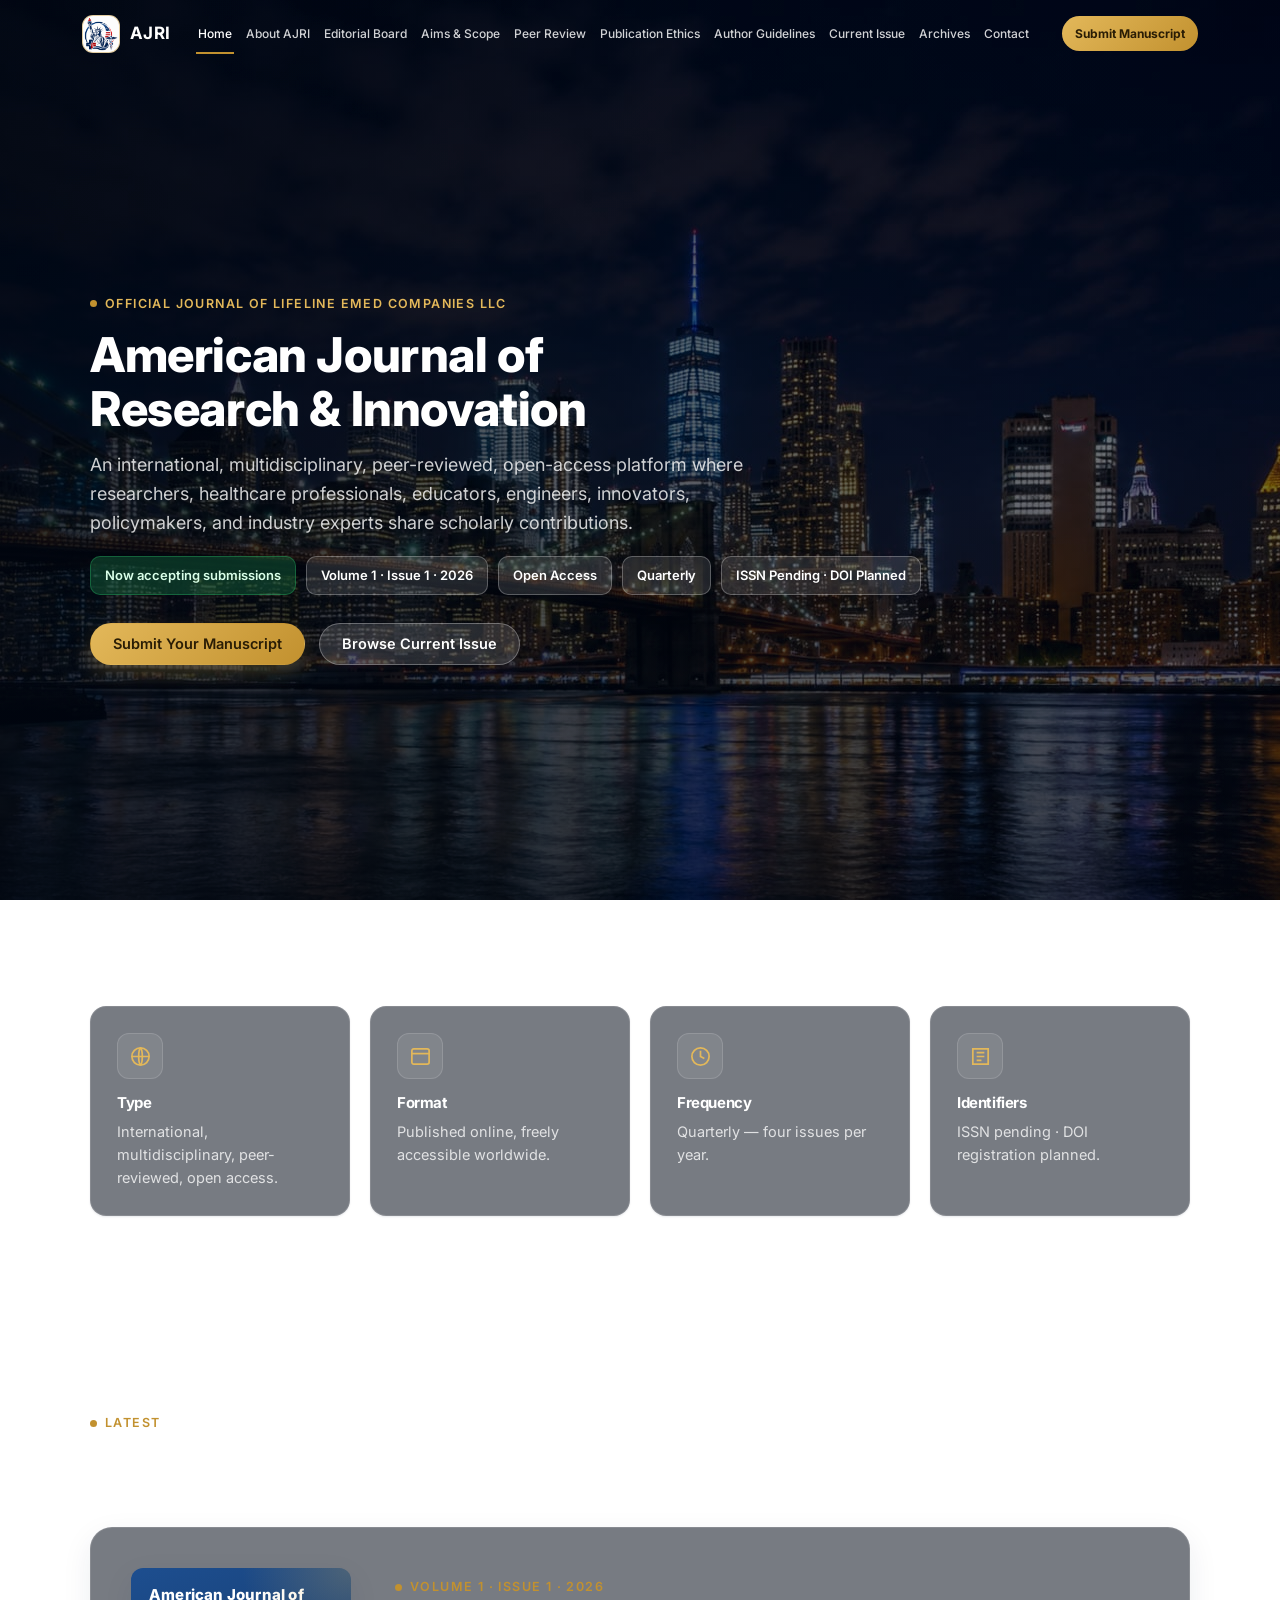
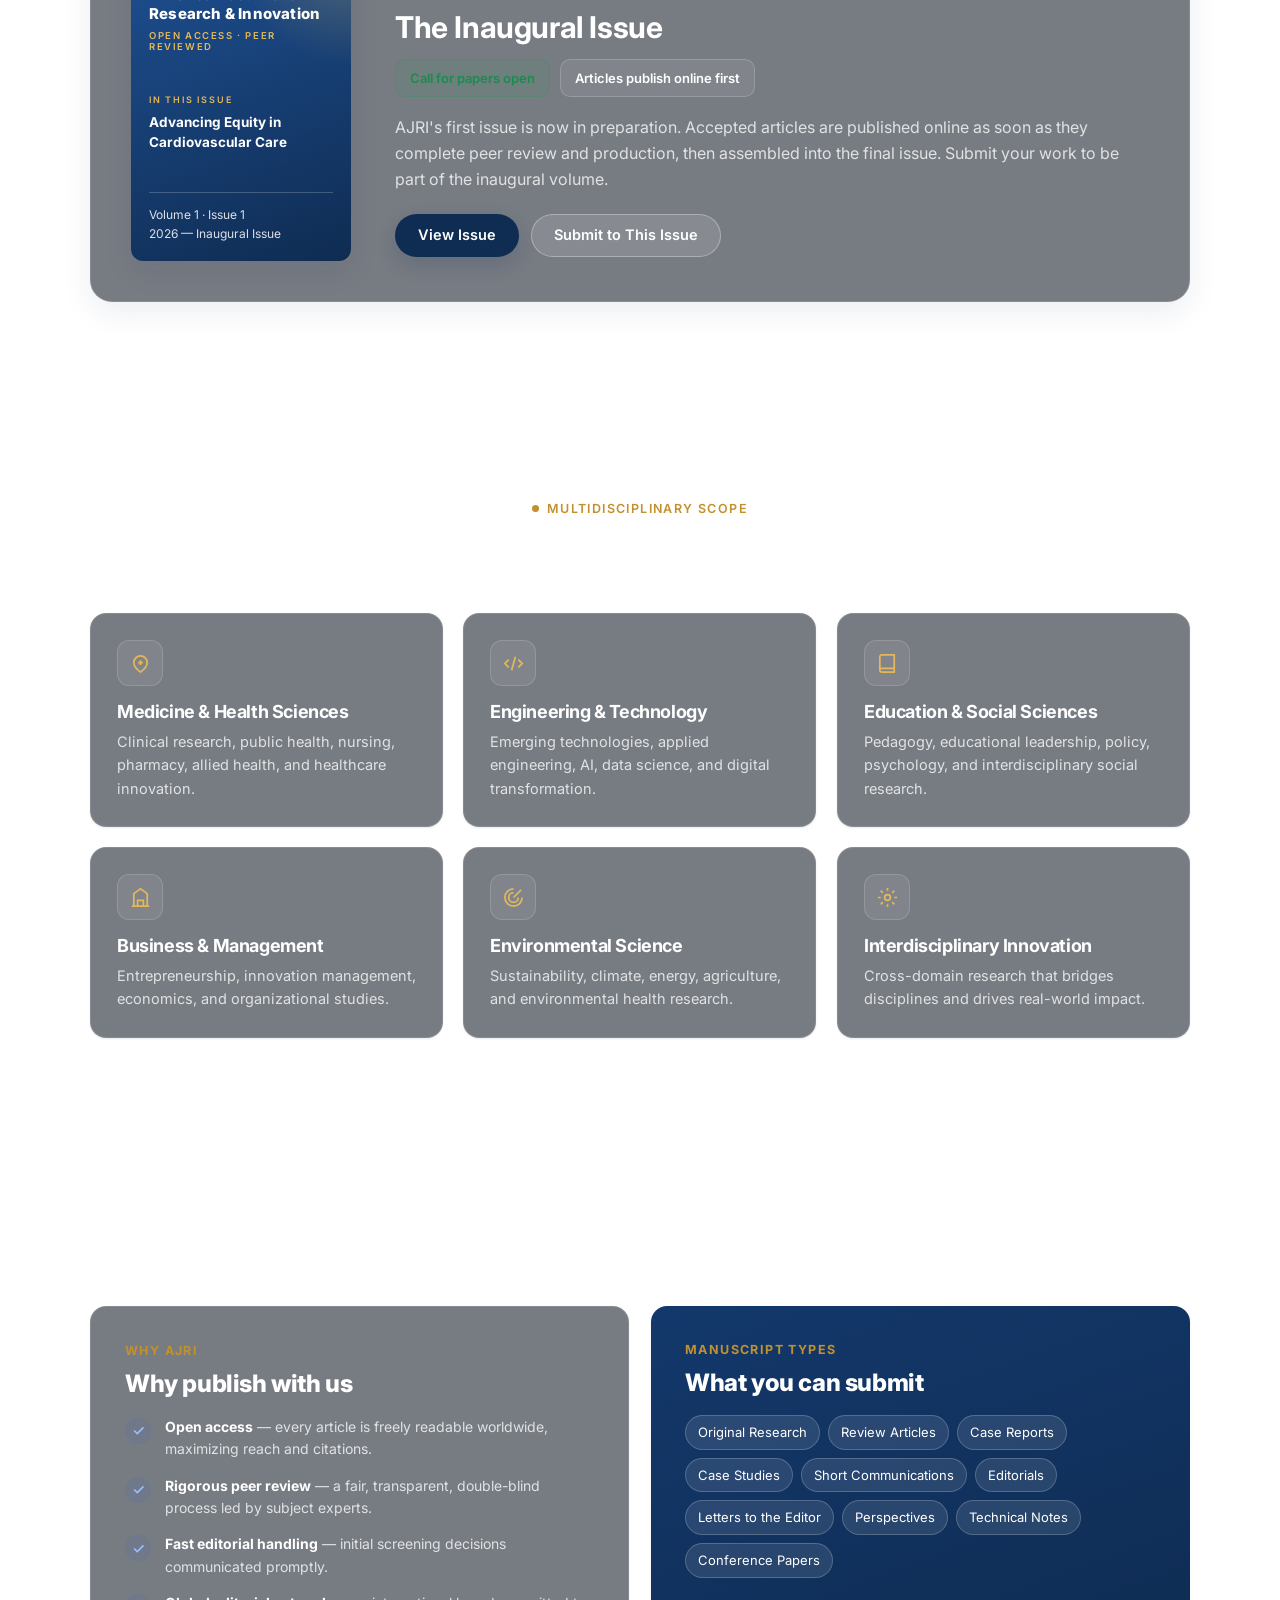
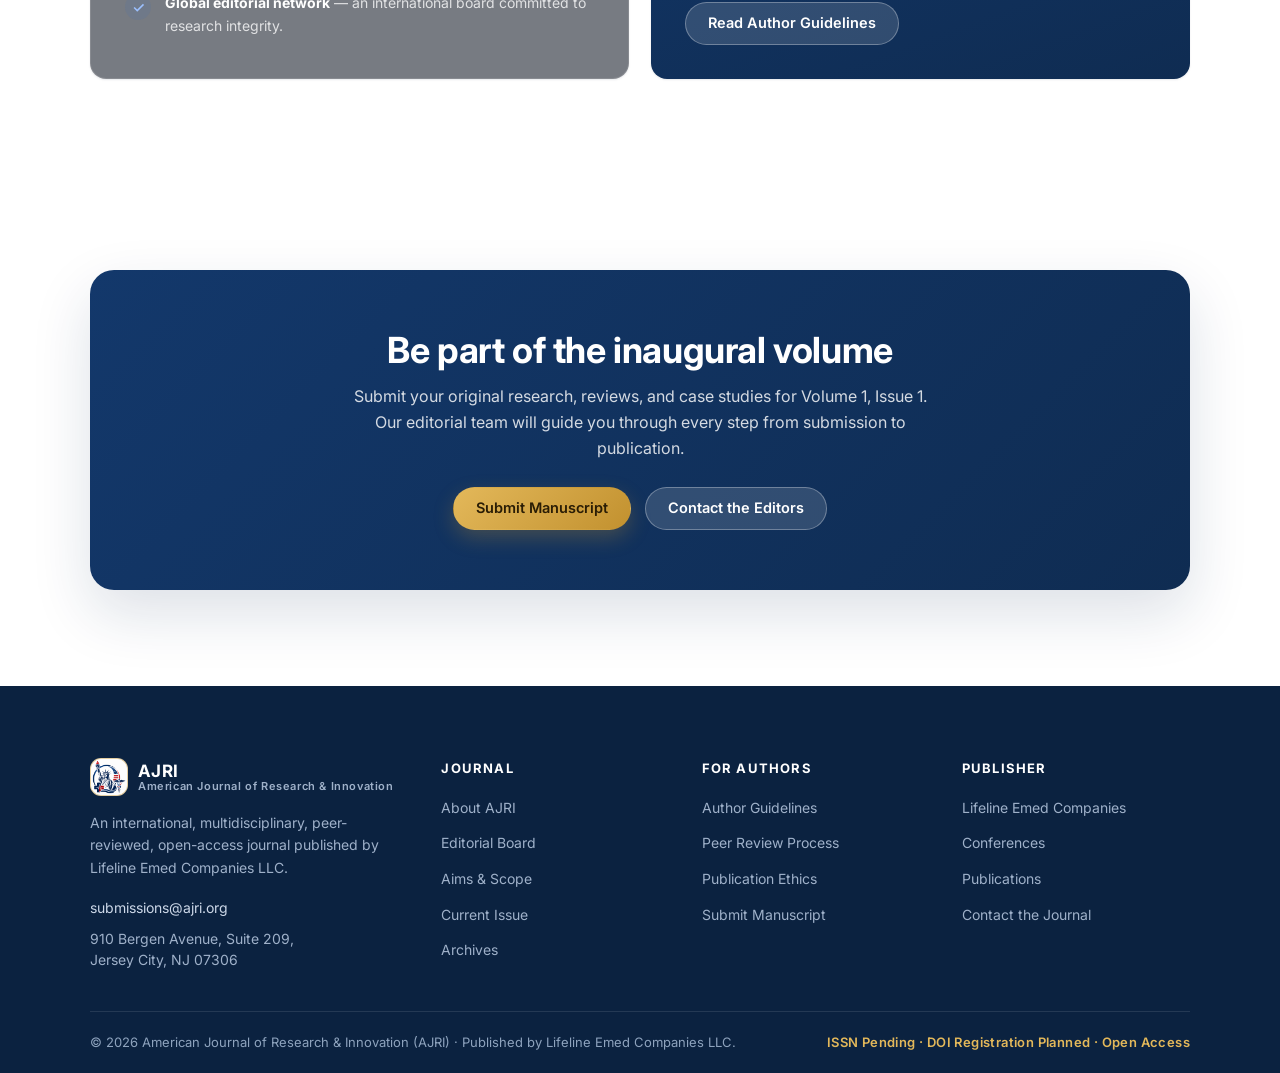
<file: index.html>
<!DOCTYPE html>
<html lang="en">
<head>
<meta charset="UTF-8" />
<meta name="viewport" content="width=device-width, initial-scale=1.0" />
<title>AJRI — American Journal of Research &amp; Innovation</title>
<meta name="description" content="The American Journal of Research & Innovation (AJRI) is an international, multidisciplinary, peer-reviewed, open-access journal published quarterly by Lifeline Emed Companies LLC." />
<link rel="preconnect" href="https://fonts.googleapis.com" />
<link rel="preconnect" href="https://fonts.gstatic.com" crossorigin />
<link href="https://fonts.googleapis.com/css2?family=Inter:wght@400;500;600;700;800&display=swap" rel="stylesheet" />
<link rel="icon" type="image/png" href="assets/logo.png" />
<link rel="stylesheet" href="assets/styles.css?v=25" />
</head>
<body data-fixed-bg="assets/heroes/journals.jpg">
<div id="site-nav"></div>

<!-- HERO -->
<section class="page-head page-head--photo" style="background-image:url('assets/heroes/journals.jpg')">
  <div class="container">
    <span class="eyebrow"><span class="dot"></span> Official Journal of Lifeline Emed Companies LLC</span>
    <h1 style="max-width:18ch">American Journal of Research &amp; Innovation</h1>
    <p class="lead" style="margin-top:16px">An international, multidisciplinary, peer-reviewed, open-access platform where researchers, healthcare professionals, educators, engineers, innovators, policymakers, and industry experts share scholarly contributions.</p>
    <div class="meta-chips">
      <span class="chip live">Now accepting submissions</span>
      <span class="chip">Volume 1 · Issue 1 · 2026</span>
      <span class="chip">Open Access</span>
      <span class="chip">Quarterly</span>
      <span class="chip">ISSN Pending · DOI Planned</span>
    </div>
    <div style="display:flex;gap:14px;flex-wrap:wrap;margin-top:28px">
      <a class="btn btn--gold" href="submit-manuscript.html">Submit Your Manuscript</a>
      <a class="btn btn--light" href="current-issue.html">Browse Current Issue</a>
    </div>
  </div>
</section>

<!-- AT A GLANCE -->
<section>
  <div class="container">
    <div class="grid grid-4">
      <div class="card reveal"><div class="card__icon"><svg viewBox="0 0 24 24" fill="none" stroke="currentColor" stroke-width="1.8"><circle cx="12" cy="12" r="9"/><path d="M3 12h18M12 3c2.5 2.6 2.5 15.4 0 18M12 3c-2.5 2.6-2.5 15.4 0 18"/></svg></div><h3 style="font-size:15px">Type</h3><p>International, multidisciplinary, peer-reviewed, open access.</p></div>
      <div class="card reveal"><div class="card__icon"><svg viewBox="0 0 24 24" fill="none" stroke="currentColor" stroke-width="1.8"><rect x="3" y="4" width="18" height="16" rx="2"/><path d="M3 9h18"/></svg></div><h3 style="font-size:15px">Format</h3><p>Published online, freely accessible worldwide.</p></div>
      <div class="card reveal"><div class="card__icon"><svg viewBox="0 0 24 24" fill="none" stroke="currentColor" stroke-width="1.8"><path d="M12 6v6l4 2"/><circle cx="12" cy="12" r="9"/></svg></div><h3 style="font-size:15px">Frequency</h3><p>Quarterly — four issues per year.</p></div>
      <div class="card reveal"><div class="card__icon"><svg viewBox="0 0 24 24" fill="none" stroke="currentColor" stroke-width="1.8"><path d="M4 4h16v16H4z"/><path d="M8 8h8M8 12h8M8 16h5"/></svg></div><h3 style="font-size:15px">Identifiers</h3><p>ISSN pending · DOI registration planned.</p></div>
    </div>
  </div>
</section>

<!-- CURRENT ISSUE TEASER -->
<section class="section--surface">
  <div class="container">
    <div class="section-head">
      <span class="eyebrow"><span class="dot"></span> Latest</span>
      <h2 class="h-md">Current issue</h2>
    </div>
    <div class="issue-hero reveal">
      <div class="issue-cover">
        <div class="jt">American Journal of Research &amp; Innovation<span>Open Access · Peer Reviewed</span></div>
        <div class="feat"><span>In This Issue</span>Advancing Equity in Cardiovascular Care</div>
        <div class="vol">Volume 1 · Issue 1<br>2026 — Inaugural Issue</div>
      </div>
      <div>
        <span class="eyebrow"><span class="dot"></span> Volume 1 · Issue 1 · 2026</span>
        <h2>The Inaugural Issue</h2>
        <div class="issue-meta">
          <span class="chip live">Call for papers open</span>
          <span class="chip">Articles publish online first</span>
        </div>
        <p>AJRI's first issue is now in preparation. Accepted articles are published online as soon as they complete peer review and production, then assembled into the final issue. Submit your work to be part of the inaugural volume.</p>
        <div style="display:flex;gap:12px;flex-wrap:wrap;margin-top:22px">
          <a class="btn btn--primary" href="current-issue.html">View Issue</a>
          <a class="btn btn--ghost" href="submit-manuscript.html">Submit to This Issue</a>
        </div>
      </div>
    </div>
  </div>
</section>

<!-- SCOPE SUMMARY -->
<section>
  <div class="container">
    <div class="section-head center">
      <span class="eyebrow" style="justify-content:center"><span class="dot"></span> Multidisciplinary Scope</span>
      <h2 class="h-md">Fields we publish</h2>
    </div>
    <div class="grid grid-3">
      <div class="card reveal"><div class="card__icon"><svg viewBox="0 0 24 24" fill="none" stroke="currentColor" stroke-width="1.8"><path d="M12 21s-7-5-7-10a7 7 0 0 1 14 0c0 5-7 10-7 10Z"/><path d="M9.5 11h5M12 8.5v5"/></svg></div><h3>Medicine &amp; Health Sciences</h3><p>Clinical research, public health, nursing, pharmacy, allied health, and healthcare innovation.</p></div>
      <div class="card reveal"><div class="card__icon"><svg viewBox="0 0 24 24" fill="none" stroke="currentColor" stroke-width="1.8"><path d="M7 8 3 12l4 4M17 8l4 4-4 4M14 5l-4 14"/></svg></div><h3>Engineering &amp; Technology</h3><p>Emerging technologies, applied engineering, AI, data science, and digital transformation.</p></div>
      <div class="card reveal"><div class="card__icon"><svg viewBox="0 0 24 24" fill="none" stroke="currentColor" stroke-width="1.8"><path d="M4 19V5a2 2 0 0 1 2-2h13v18H6a2 2 0 0 1-2-2Zm0 0a2 2 0 0 1 2-2h13"/></svg></div><h3>Education &amp; Social Sciences</h3><p>Pedagogy, educational leadership, policy, psychology, and interdisciplinary social research.</p></div>
      <div class="card reveal"><div class="card__icon"><svg viewBox="0 0 24 24" fill="none" stroke="currentColor" stroke-width="1.8"><path d="M3 21h18M5 21V8l7-5 7 5v13M9 21v-6h6v6"/></svg></div><h3>Business &amp; Management</h3><p>Entrepreneurship, innovation management, economics, and organizational studies.</p></div>
      <div class="card reveal"><div class="card__icon"><svg viewBox="0 0 24 24" fill="none" stroke="currentColor" stroke-width="1.8"><path d="M12 3a9 9 0 1 0 9 9"/><path d="M12 7a5 5 0 1 0 5 5M12 12l8-8"/></svg></div><h3>Environmental Science</h3><p>Sustainability, climate, energy, agriculture, and environmental health research.</p></div>
      <div class="card reveal"><div class="card__icon"><svg viewBox="0 0 24 24" fill="none" stroke="currentColor" stroke-width="1.8"><circle cx="12" cy="12" r="3"/><path d="M12 2v3M12 19v3M2 12h3M19 12h3M4.9 4.9l2.2 2.2M16.9 16.9l2.2 2.2M4.9 19.1l2.2-2.2M16.9 7.1l2.2-2.2"/></svg></div><h3>Interdisciplinary Innovation</h3><p>Cross-domain research that bridges disciplines and drives real-world impact.</p></div>
    </div>
    <div style="text-align:center;margin-top:34px"><a class="btn btn--ghost" href="aims-scope.html">Full Aims &amp; Scope</a></div>
  </div>
</section>

<!-- WHY PUBLISH -->
<section class="section--surface">
  <div class="container">
    <div class="split">
      <div class="panel reveal">
        <div class="kicker">Why AJRI</div>
        <h2 class="h-md" style="font-size:24px">Why publish with us</h2>
        <ul style="list-style:none;display:grid;gap:14px;margin-top:18px">
          <li class="feature"><span class="tick"><svg viewBox="0 0 24 24" fill="none" stroke="currentColor" stroke-width="2.4"><path d="m5 12 5 5L20 7"/></svg></span><p style="color:var(--muted)"><b style="color:var(--navy)">Open access</b> — every article is freely readable worldwide, maximizing reach and citations.</p></li>
          <li class="feature"><span class="tick"><svg viewBox="0 0 24 24" fill="none" stroke="currentColor" stroke-width="2.4"><path d="m5 12 5 5L20 7"/></svg></span><p style="color:var(--muted)"><b style="color:var(--navy)">Rigorous peer review</b> — a fair, transparent, double-blind process led by subject experts.</p></li>
          <li class="feature"><span class="tick"><svg viewBox="0 0 24 24" fill="none" stroke="currentColor" stroke-width="2.4"><path d="m5 12 5 5L20 7"/></svg></span><p style="color:var(--muted)"><b style="color:var(--navy)">Fast editorial handling</b> — initial screening decisions communicated promptly.</p></li>
          <li class="feature"><span class="tick"><svg viewBox="0 0 24 24" fill="none" stroke="currentColor" stroke-width="2.4"><path d="m5 12 5 5L20 7"/></svg></span><p style="color:var(--muted)"><b style="color:var(--navy)">Global editorial network</b> — an international board committed to research integrity.</p></li>
        </ul>
      </div>
      <div class="panel--navy panel reveal">
        <div class="kicker">Manuscript Types</div>
        <h2 class="h-md" style="font-size:24px;color:#fff">What you can submit</h2>
        <div class="pill-list" style="margin-top:18px">
          <span style="background:rgba(255,255,255,.1);border-color:rgba(255,255,255,.2);color:#fff">Original Research</span>
          <span style="background:rgba(255,255,255,.1);border-color:rgba(255,255,255,.2);color:#fff">Review Articles</span>
          <span style="background:rgba(255,255,255,.1);border-color:rgba(255,255,255,.2);color:#fff">Case Reports</span>
          <span style="background:rgba(255,255,255,.1);border-color:rgba(255,255,255,.2);color:#fff">Case Studies</span>
          <span style="background:rgba(255,255,255,.1);border-color:rgba(255,255,255,.2);color:#fff">Short Communications</span>
          <span style="background:rgba(255,255,255,.1);border-color:rgba(255,255,255,.2);color:#fff">Editorials</span>
          <span style="background:rgba(255,255,255,.1);border-color:rgba(255,255,255,.2);color:#fff">Letters to the Editor</span>
          <span style="background:rgba(255,255,255,.1);border-color:rgba(255,255,255,.2);color:#fff">Perspectives</span>
          <span style="background:rgba(255,255,255,.1);border-color:rgba(255,255,255,.2);color:#fff">Technical Notes</span>
          <span style="background:rgba(255,255,255,.1);border-color:rgba(255,255,255,.2);color:#fff">Conference Papers</span>
        </div>
        <div style="margin-top:24px"><a class="btn btn--light" href="author-guidelines.html">Read Author Guidelines</a></div>
      </div>
    </div>
  </div>
</section>

<!-- CTA -->
<section>
  <div class="container">
    <div class="cta-band reveal">
      <h2>Be part of the inaugural volume</h2>
      <p>Submit your original research, reviews, and case studies for Volume 1, Issue 1. Our editorial team will guide you through every step from submission to publication.</p>
      <div class="row">
        <a class="btn btn--gold" href="submit-manuscript.html">Submit Manuscript</a>
        <a class="btn btn--light" href="contact.html">Contact the Editors</a>
      </div>
    </div>
  </div>
</section>

<div id="site-footer"></div>
<script src="assets/main.js?v=11"></script>
</body>
</html>
</file>
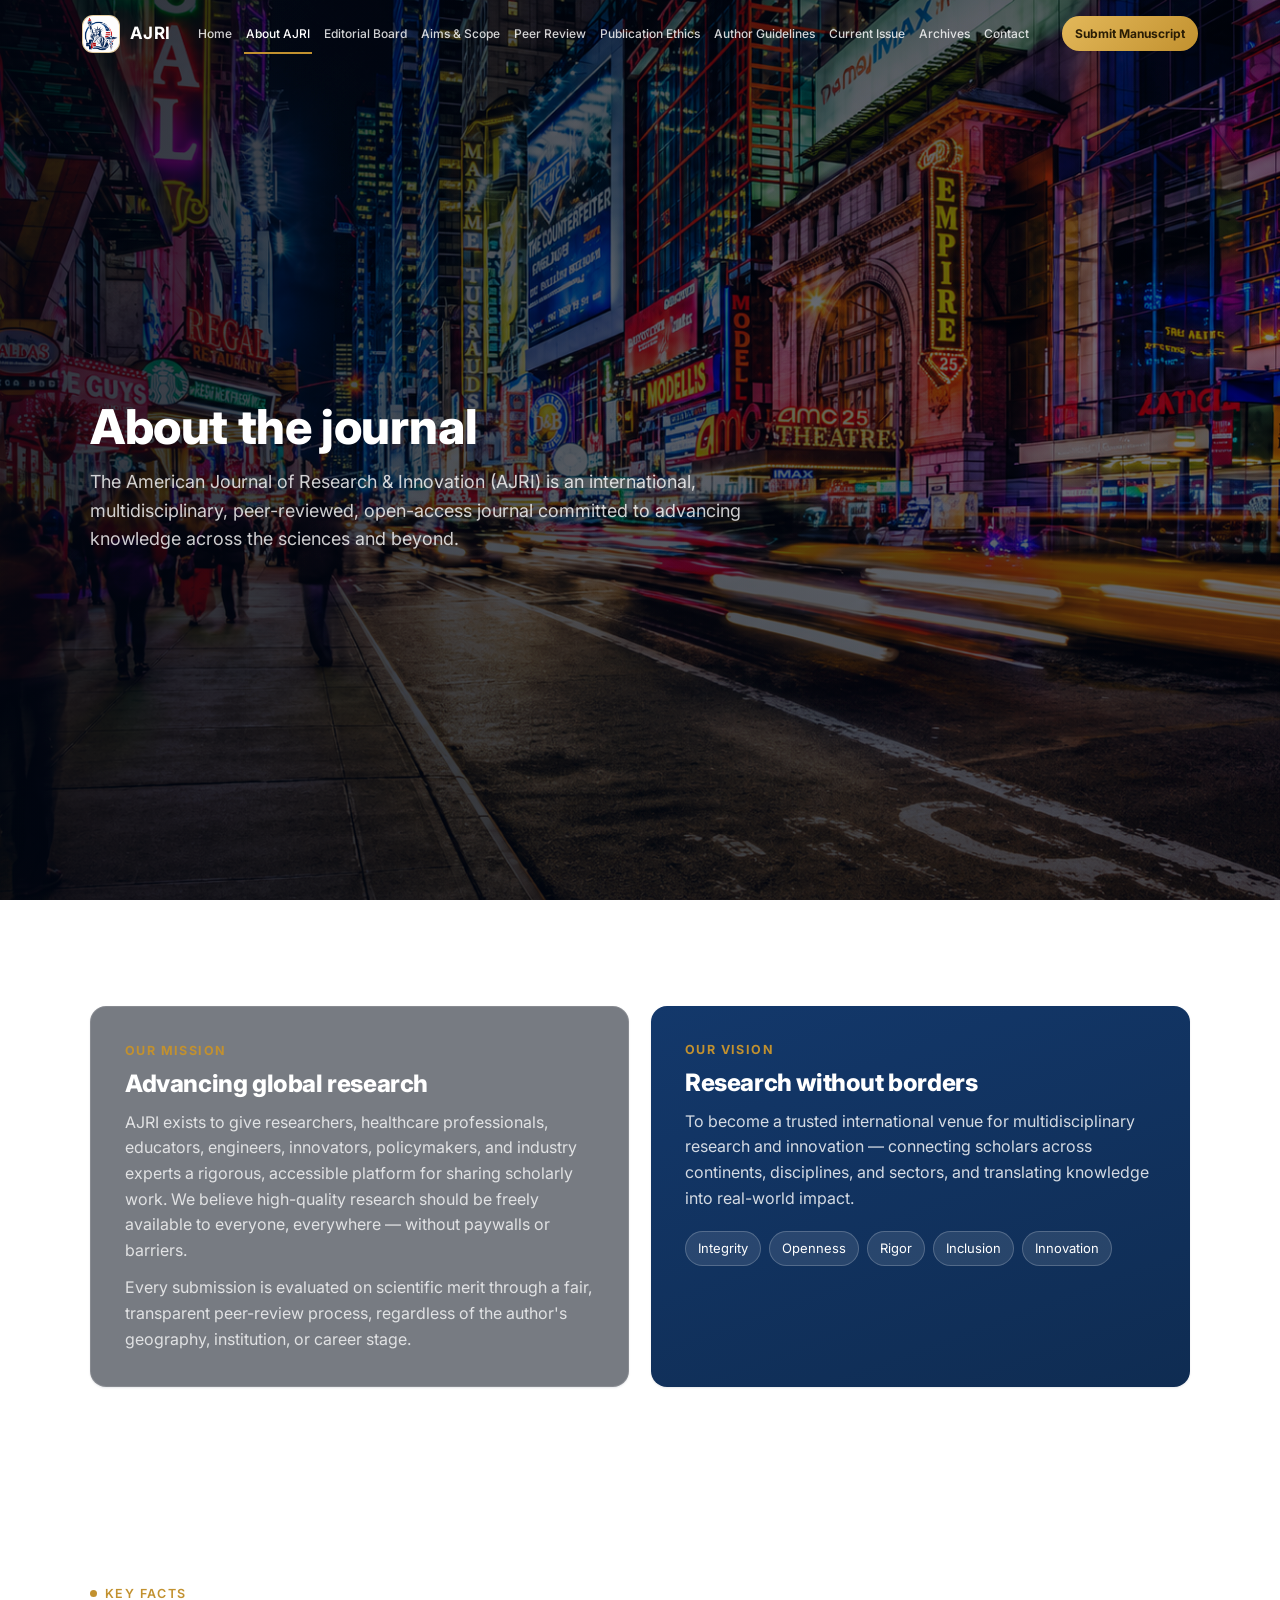
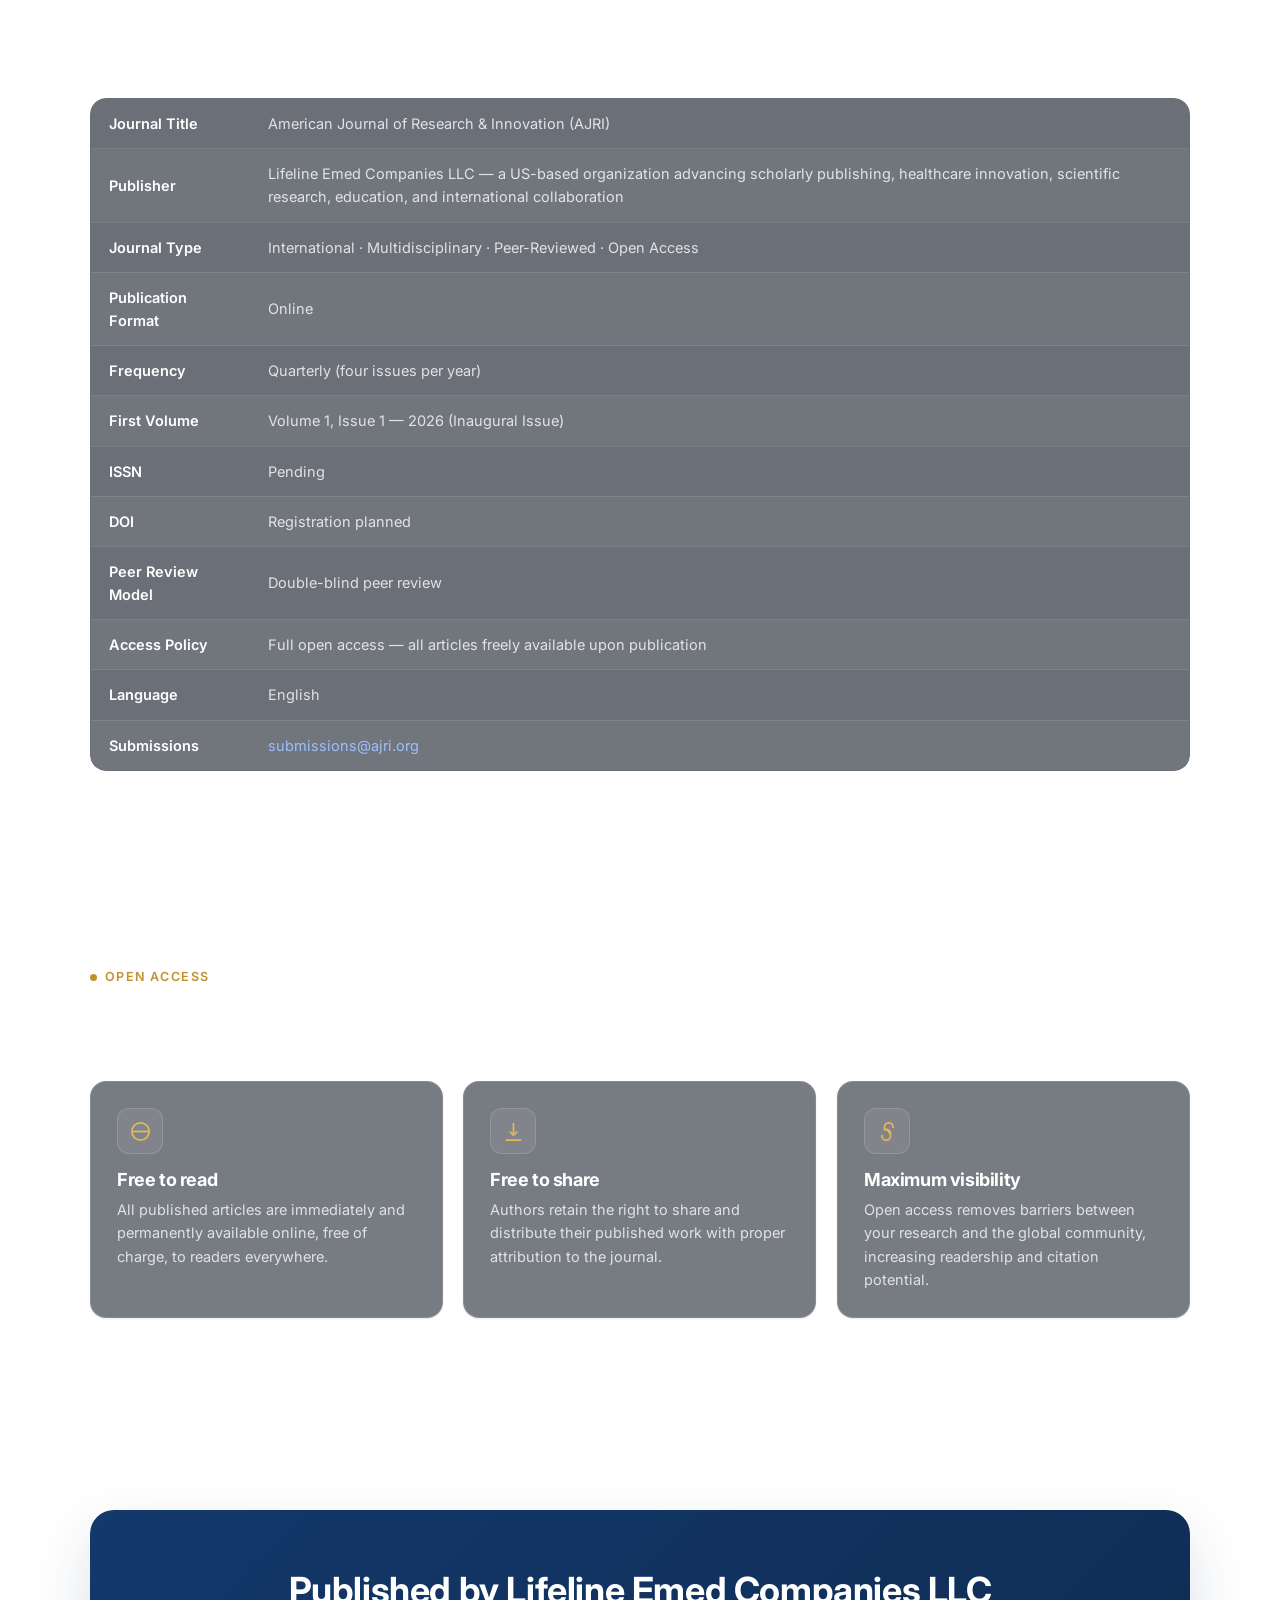
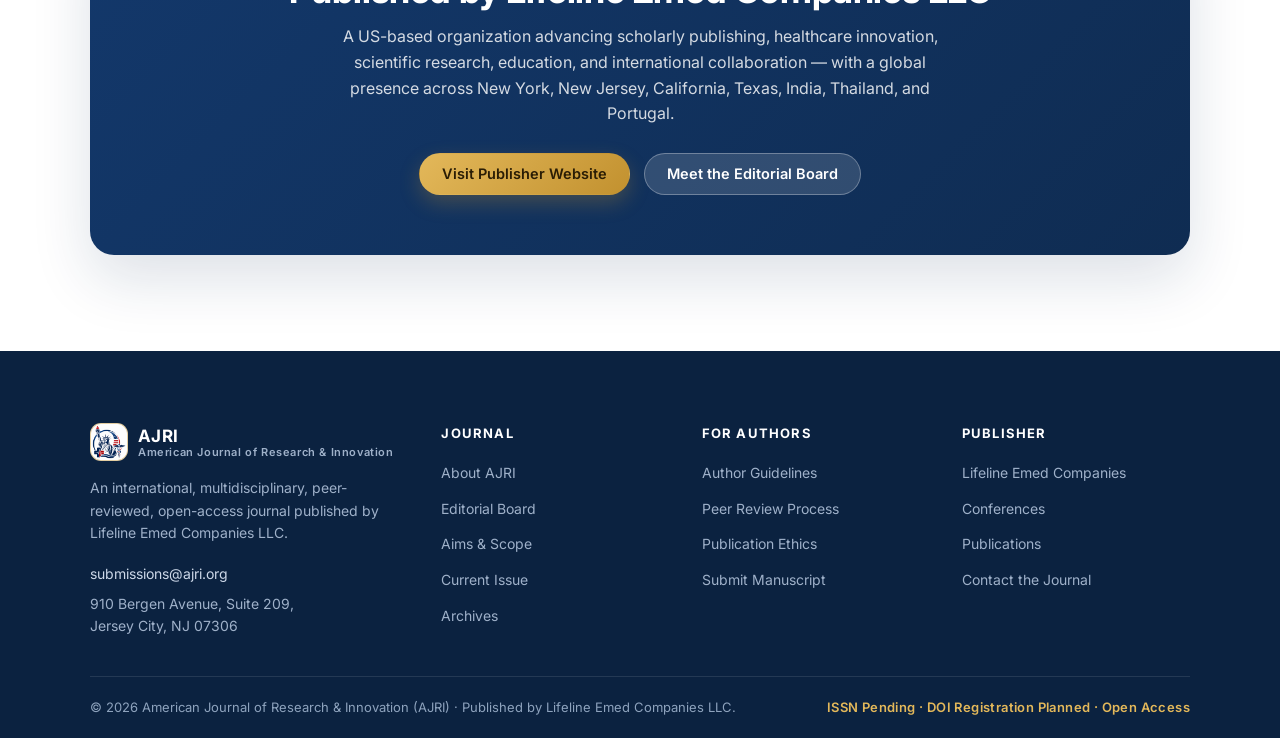
<file: about.html>
<!DOCTYPE html>
<html lang="en">
<head>
<meta charset="UTF-8" />
<meta name="viewport" content="width=device-width, initial-scale=1.0" />
<title>About AJRI — American Journal of Research &amp; Innovation</title>
<meta name="description" content="Learn about the American Journal of Research & Innovation (AJRI): our mission, open-access policy, and publisher, Lifeline Emed Companies LLC." />
<link rel="preconnect" href="https://fonts.googleapis.com" />
<link rel="preconnect" href="https://fonts.gstatic.com" crossorigin />
<link href="https://fonts.googleapis.com/css2?family=Inter:wght@400;500;600;700;800&display=swap" rel="stylesheet" />
<link rel="icon" type="image/png" href="assets/logo.png" />
<link rel="stylesheet" href="assets/styles.css?v=25" />
</head>
<body data-fixed-bg="assets/heroes/about.jpg">
<div id="site-nav"></div>

<section class="page-head page-head--photo" style="background-image:url('assets/heroes/about.jpg')">
  <div class="container">
    <h1>About the journal</h1>
    <p class="lead">The American Journal of Research &amp; Innovation (AJRI) is an international, multidisciplinary, peer-reviewed, open-access journal committed to advancing knowledge across the sciences and beyond.</p>
  </div>
</section>

<!-- MISSION -->
<section>
  <div class="container">
    <div class="split">
      <div class="panel reveal">
        <div class="kicker">Our Mission</div>
        <h2 class="h-md" style="font-size:24px">Advancing global research</h2>
        <p style="color:var(--muted);margin-top:12px">AJRI exists to give researchers, healthcare professionals, educators, engineers, innovators, policymakers, and industry experts a rigorous, accessible platform for sharing scholarly work. We believe high-quality research should be freely available to everyone, everywhere — without paywalls or barriers.</p>
        <p style="color:var(--muted);margin-top:12px">Every submission is evaluated on scientific merit through a fair, transparent peer-review process, regardless of the author's geography, institution, or career stage.</p>
      </div>
      <div class="panel--navy panel reveal">
        <div class="kicker">Our Vision</div>
        <h2 class="h-md" style="font-size:24px;color:#fff">Research without borders</h2>
        <p style="margin-top:12px">To become a trusted international venue for multidisciplinary research and innovation — connecting scholars across continents, disciplines, and sectors, and translating knowledge into real-world impact.</p>
        <div class="pill-list" style="margin-top:20px">
          <span style="background:rgba(255,255,255,.1);border-color:rgba(255,255,255,.2);color:#fff">Integrity</span>
          <span style="background:rgba(255,255,255,.1);border-color:rgba(255,255,255,.2);color:#fff">Openness</span>
          <span style="background:rgba(255,255,255,.1);border-color:rgba(255,255,255,.2);color:#fff">Rigor</span>
          <span style="background:rgba(255,255,255,.1);border-color:rgba(255,255,255,.2);color:#fff">Inclusion</span>
          <span style="background:rgba(255,255,255,.1);border-color:rgba(255,255,255,.2);color:#fff">Innovation</span>
        </div>
      </div>
    </div>
  </div>
</section>

<!-- JOURNAL DETAILS -->
<section class="section--surface">
  <div class="container">
    <div class="section-head">
      <span class="eyebrow"><span class="dot"></span> Key Facts</span>
      <h2 class="h-md">Journal information</h2>
    </div>
    <div class="gtable-wrap reveal">
      <table class="gtable">
        <tr><td>Journal Title</td><td>American Journal of Research &amp; Innovation (AJRI)</td></tr>
        <tr><td>Publisher</td><td>Lifeline Emed Companies LLC — a US-based organization advancing scholarly publishing, healthcare innovation, scientific research, education, and international collaboration</td></tr>
        <tr><td>Journal Type</td><td>International · Multidisciplinary · Peer-Reviewed · Open Access</td></tr>
        <tr><td>Publication Format</td><td>Online</td></tr>
        <tr><td>Frequency</td><td>Quarterly (four issues per year)</td></tr>
        <tr><td>First Volume</td><td>Volume 1, Issue 1 — 2026 (Inaugural Issue)</td></tr>
        <tr><td>ISSN</td><td>Pending</td></tr>
        <tr><td>DOI</td><td>Registration planned</td></tr>
        <tr><td>Peer Review Model</td><td>Double-blind peer review</td></tr>
        <tr><td>Access Policy</td><td>Full open access — all articles freely available upon publication</td></tr>
        <tr><td>Language</td><td>English</td></tr>
        <tr><td>Submissions</td><td><a href="mailto:submissions@ajri.org" style="color:var(--blue)">submissions@ajri.org</a></td></tr>
      </table>
    </div>
  </div>
</section>

<!-- OPEN ACCESS -->
<section>
  <div class="container">
    <div class="section-head">
      <span class="eyebrow"><span class="dot"></span> Open Access</span>
      <h2 class="h-md">Our open-access commitment</h2>
    </div>
    <div class="grid grid-3">
      <div class="card reveal"><div class="card__icon"><svg viewBox="0 0 24 24" fill="none" stroke="currentColor" stroke-width="1.8"><circle cx="12" cy="12" r="9"/><path d="M3 12h18"/></svg></div><h3>Free to read</h3><p>All published articles are immediately and permanently available online, free of charge, to readers everywhere.</p></div>
      <div class="card reveal"><div class="card__icon"><svg viewBox="0 0 24 24" fill="none" stroke="currentColor" stroke-width="1.8"><path d="M12 3v13m0 0 4-4m-4 4-4-4M4 21h16"/></svg></div><h3>Free to share</h3><p>Authors retain the right to share and distribute their published work with proper attribution to the journal.</p></div>
      <div class="card reveal"><div class="card__icon"><svg viewBox="0 0 24 24" fill="none" stroke="currentColor" stroke-width="1.8"><path d="M9 12a4.5 4.5 0 0 1 6.4-.9l2.1 1.9a4.5 4.5 0 0 1-6.1 6.6l-1-.9M15 12a4.5 4.5 0 0 0-6.4.9l-2.1-1.9a4.5 4.5 0 0 1 6.1-6.6l1 .9" transform="rotate(45 12 12)"/></svg></div><h3>Maximum visibility</h3><p>Open access removes barriers between your research and the global community, increasing readership and citation potential.</p></div>
    </div>
  </div>
</section>

<!-- PUBLISHER -->
<section class="section--surface">
  <div class="container">
    <div class="cta-band reveal">
      <h2>Published by Lifeline Emed Companies LLC</h2>
      <p>A US-based organization advancing scholarly publishing, healthcare innovation, scientific research, education, and international collaboration — with a global presence across New York, New Jersey, California, Texas, India, Thailand, and Portugal.</p>
      <div class="row">
        <a class="btn btn--gold" href="https://lifeline-emed-v4.vercel.app/" target="_blank" rel="noopener">Visit Publisher Website</a>
        <a class="btn btn--light" href="editorial-board.html">Meet the Editorial Board</a>
      </div>
    </div>
  </div>
</section>

<div id="site-footer"></div>
<script src="assets/main.js?v=11"></script>
</body>
</html>
</file>
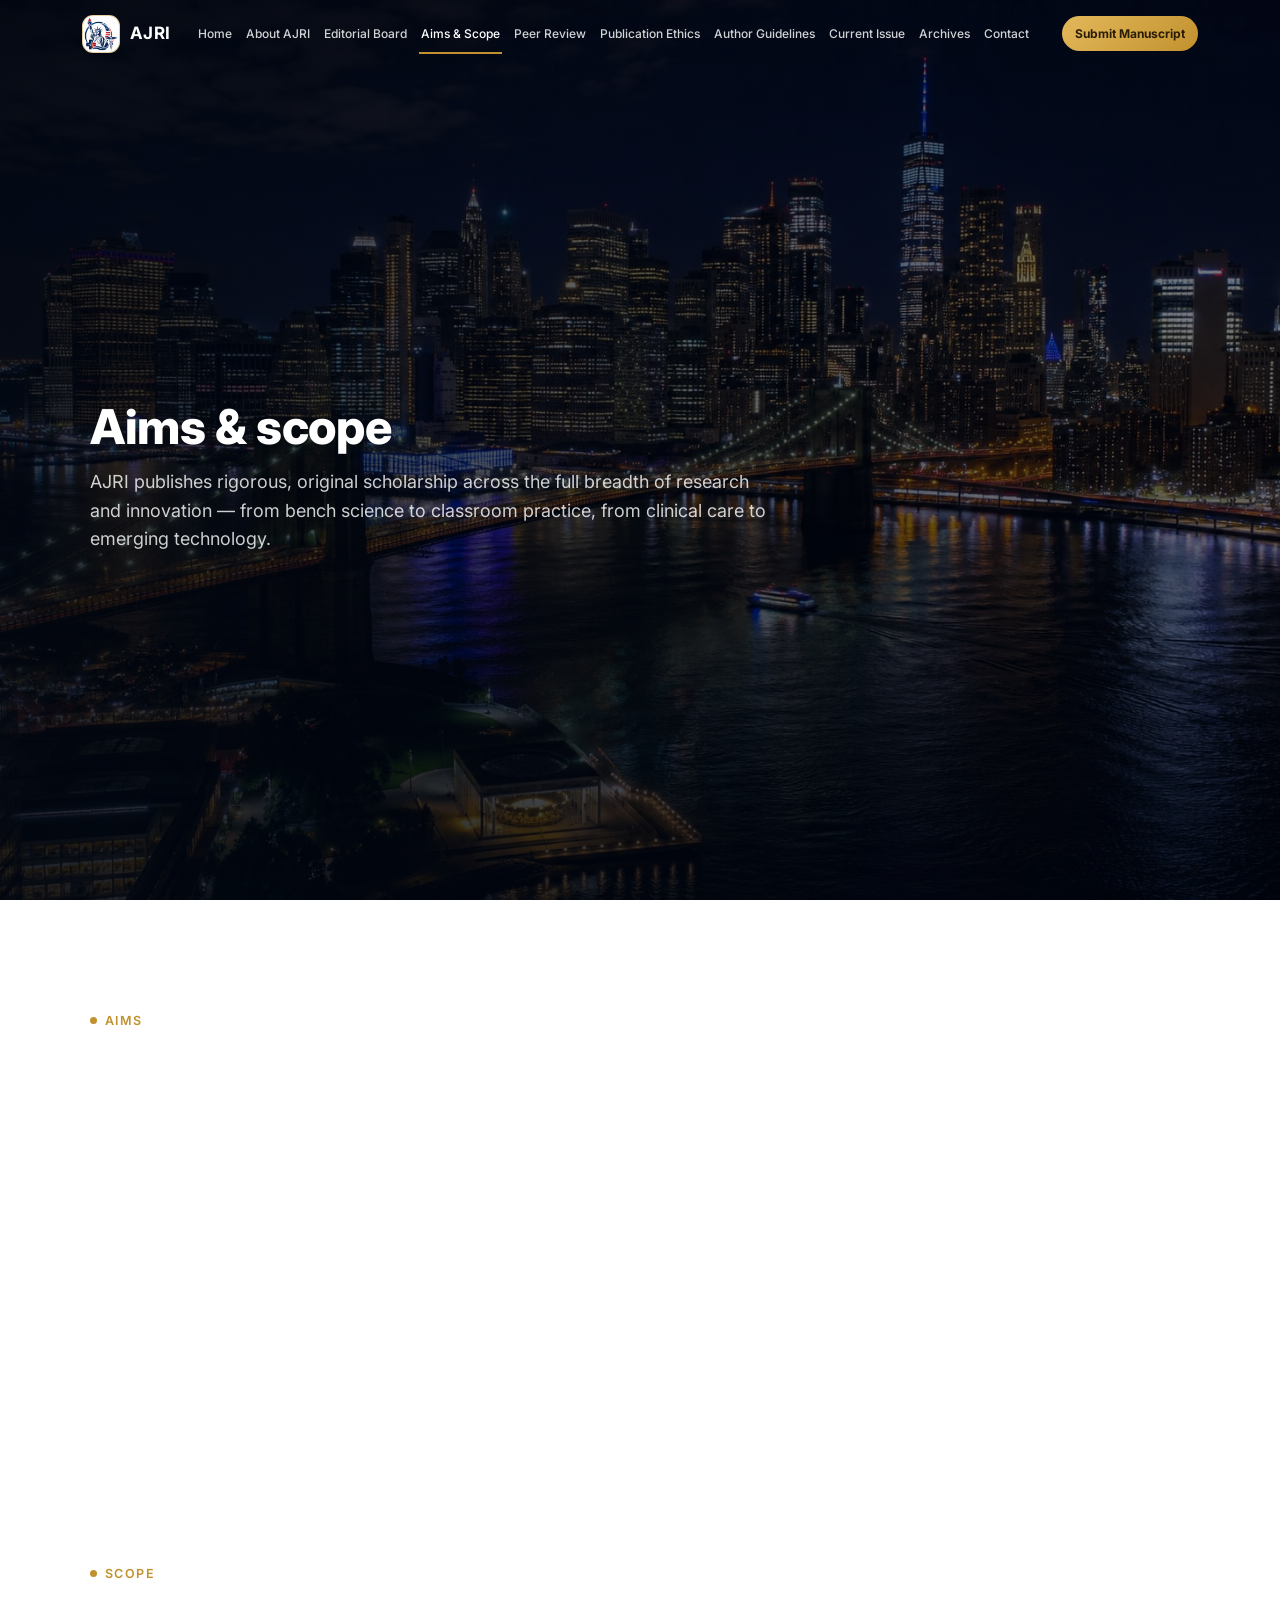
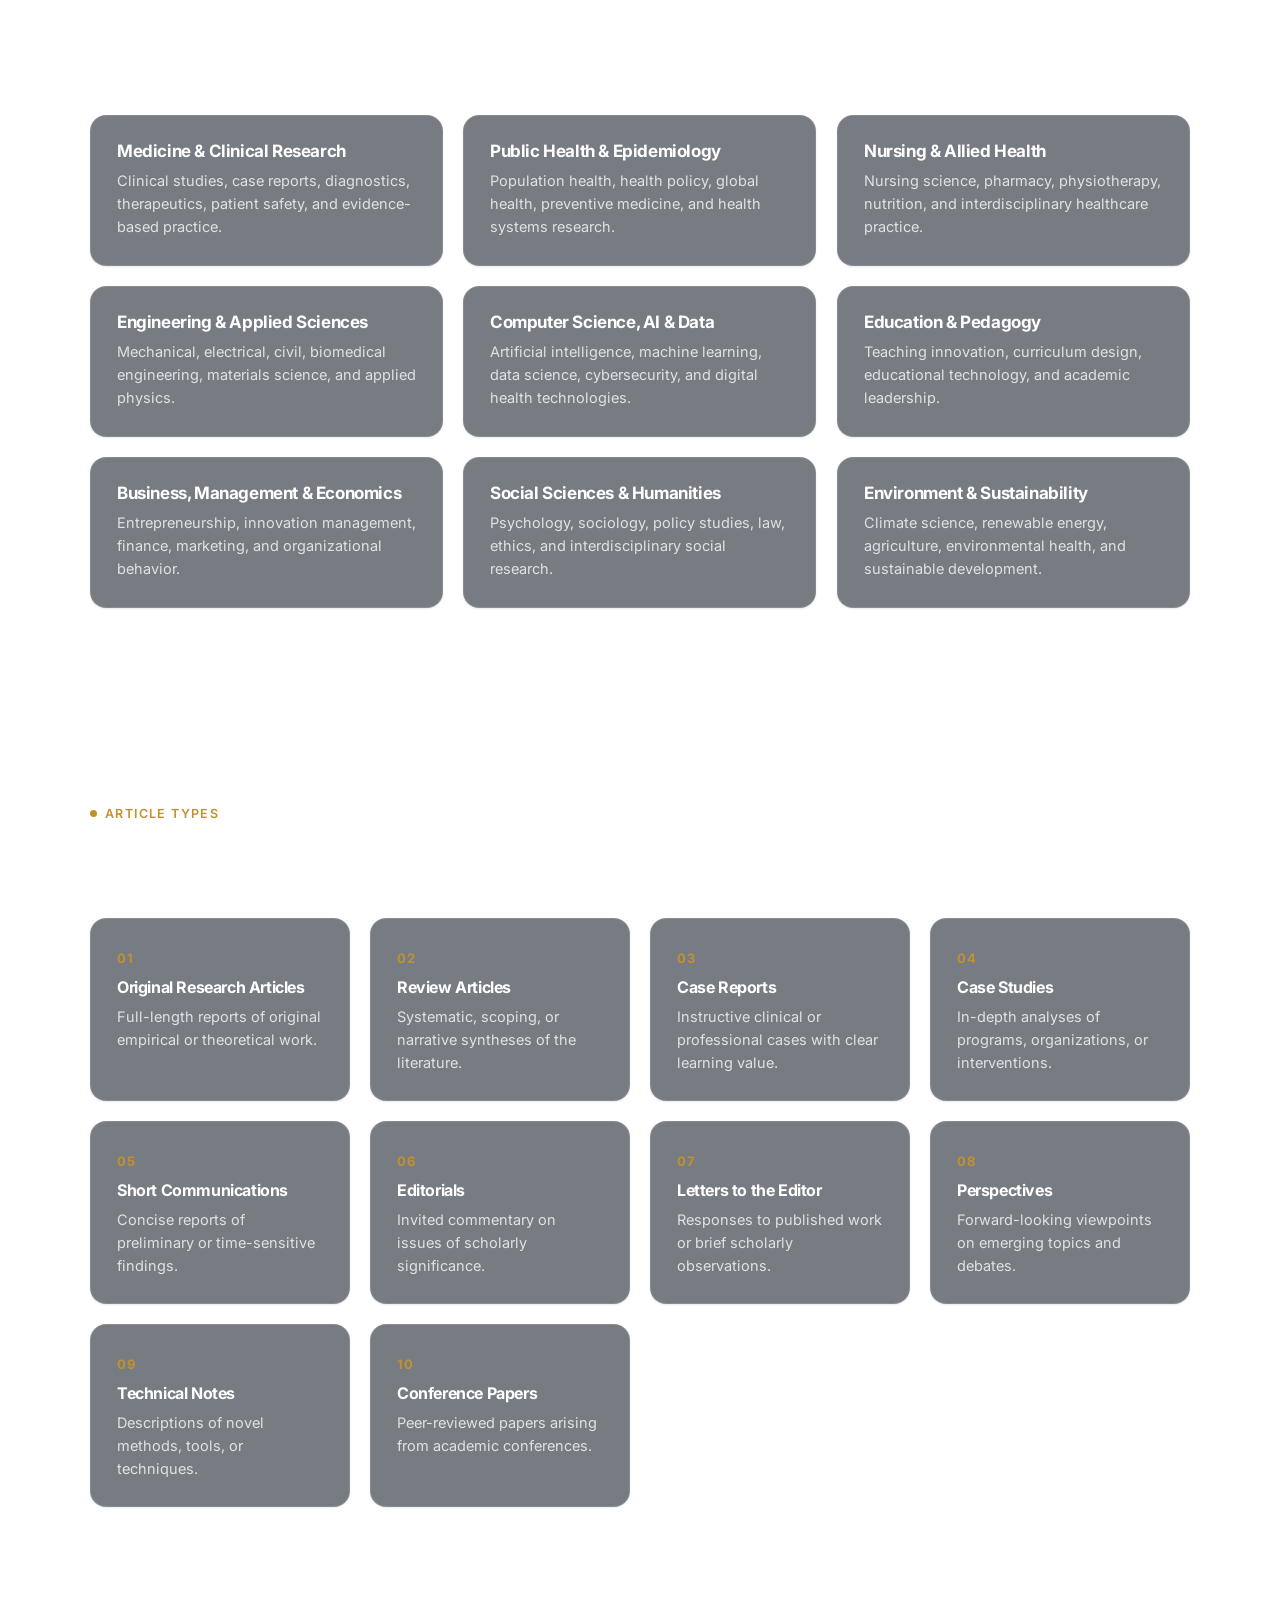
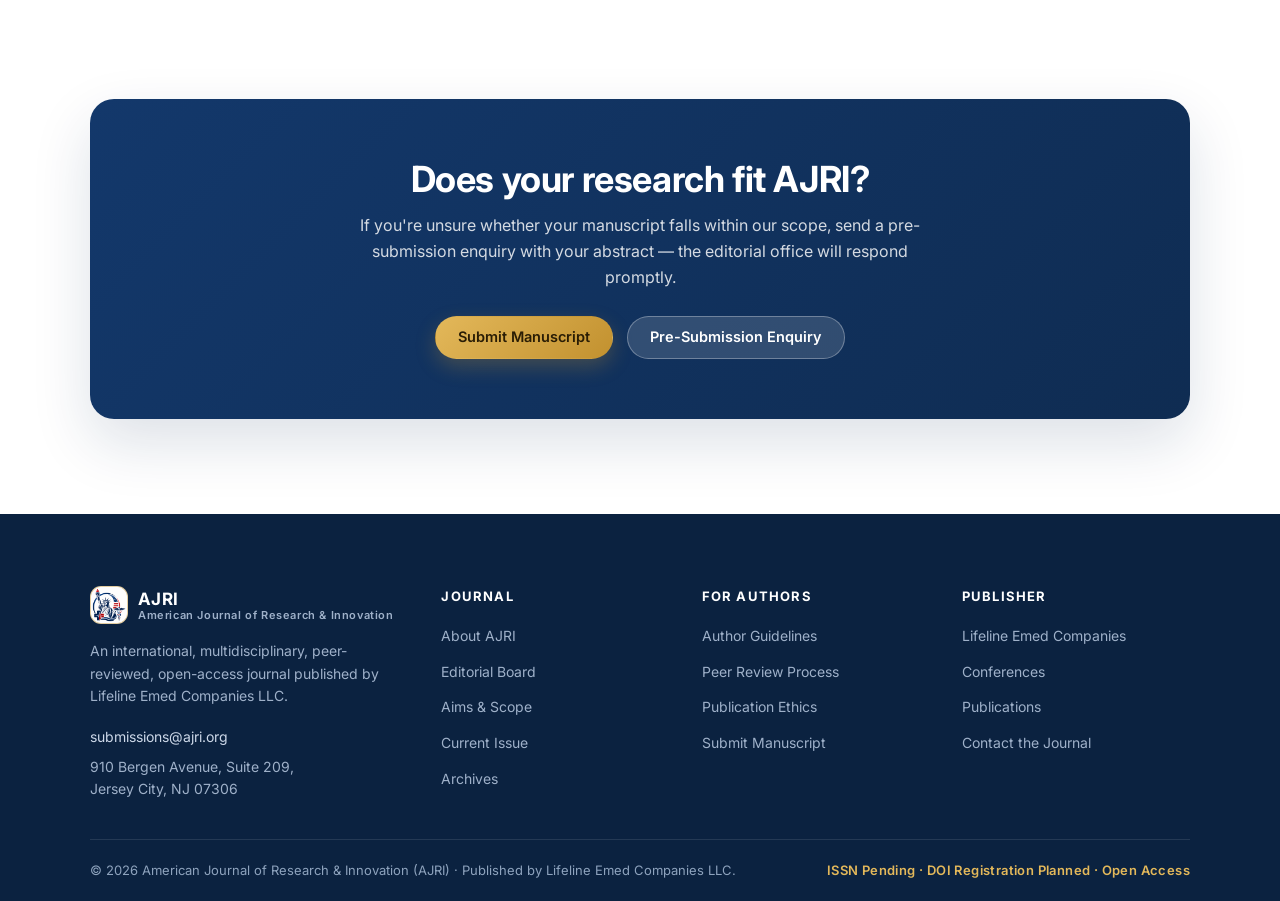
<file: aims-scope.html>
<!DOCTYPE html>
<html lang="en">
<head>
<meta charset="UTF-8" />
<meta name="viewport" content="width=device-width, initial-scale=1.0" />
<title>Aims &amp; Scope — AJRI</title>
<meta name="description" content="Aims and scope of the American Journal of Research & Innovation (AJRI): a multidisciplinary, open-access journal spanning health sciences, engineering, education, business, and more." />
<link rel="preconnect" href="https://fonts.googleapis.com" />
<link rel="preconnect" href="https://fonts.gstatic.com" crossorigin />
<link href="https://fonts.googleapis.com/css2?family=Inter:wght@400;500;600;700;800&display=swap" rel="stylesheet" />
<link rel="icon" type="image/png" href="assets/logo.png" />
<link rel="stylesheet" href="assets/styles.css?v=25" />
</head>
<body data-fixed-bg="assets/heroes/research-areas.jpg">
<div id="site-nav"></div>

<section class="page-head page-head--photo" style="background-image:url('assets/heroes/research-areas.jpg')">
  <div class="container">
    <h1>Aims &amp; scope</h1>
    <p class="lead">AJRI publishes rigorous, original scholarship across the full breadth of research and innovation — from bench science to classroom practice, from clinical care to emerging technology.</p>
  </div>
</section>

<!-- AIMS -->
<section>
  <div class="container">
    <div class="section-head">
      <span class="eyebrow"><span class="dot"></span> Aims</span>
      <h2 class="h-md">What the journal aims to achieve</h2>
    </div>
    <div class="prose reveal">
      <p>The American Journal of Research &amp; Innovation (AJRI) aims to:</p>
      <ul>
        <li>Provide an international, open-access platform for high-quality, peer-reviewed research across disciplines.</li>
        <li>Foster dialogue between researchers, practitioners, educators, policymakers, and industry.</li>
        <li>Accelerate the translation of research findings into practice, policy, and innovation.</li>
        <li>Support early-career researchers and authors from under-represented regions through fair, constructive review.</li>
        <li>Uphold the highest standards of research integrity, transparency, and publication ethics.</li>
      </ul>
    </div>
  </div>
</section>

<!-- SCOPE -->
<section class="section--surface">
  <div class="container">
    <div class="section-head">
      <span class="eyebrow"><span class="dot"></span> Scope</span>
      <h2 class="h-md">Subject areas</h2>
      <p>AJRI welcomes submissions in — but not limited to — the following areas:</p>
    </div>
    <div class="grid grid-3">
      <div class="card reveal"><h3 style="font-size:17px">Medicine &amp; Clinical Research</h3><p>Clinical studies, case reports, diagnostics, therapeutics, patient safety, and evidence-based practice.</p></div>
      <div class="card reveal"><h3 style="font-size:17px">Public Health &amp; Epidemiology</h3><p>Population health, health policy, global health, preventive medicine, and health systems research.</p></div>
      <div class="card reveal"><h3 style="font-size:17px">Nursing &amp; Allied Health</h3><p>Nursing science, pharmacy, physiotherapy, nutrition, and interdisciplinary healthcare practice.</p></div>
      <div class="card reveal"><h3 style="font-size:17px">Engineering &amp; Applied Sciences</h3><p>Mechanical, electrical, civil, biomedical engineering, materials science, and applied physics.</p></div>
      <div class="card reveal"><h3 style="font-size:17px">Computer Science, AI &amp; Data</h3><p>Artificial intelligence, machine learning, data science, cybersecurity, and digital health technologies.</p></div>
      <div class="card reveal"><h3 style="font-size:17px">Education &amp; Pedagogy</h3><p>Teaching innovation, curriculum design, educational technology, and academic leadership.</p></div>
      <div class="card reveal"><h3 style="font-size:17px">Business, Management &amp; Economics</h3><p>Entrepreneurship, innovation management, finance, marketing, and organizational behavior.</p></div>
      <div class="card reveal"><h3 style="font-size:17px">Social Sciences &amp; Humanities</h3><p>Psychology, sociology, policy studies, law, ethics, and interdisciplinary social research.</p></div>
      <div class="card reveal"><h3 style="font-size:17px">Environment &amp; Sustainability</h3><p>Climate science, renewable energy, agriculture, environmental health, and sustainable development.</p></div>
    </div>
  </div>
</section>

<!-- MANUSCRIPT TYPES -->
<section>
  <div class="container">
    <div class="section-head">
      <span class="eyebrow"><span class="dot"></span> Article Types</span>
      <h2 class="h-md">Accepted manuscript types</h2>
    </div>
    <div class="grid grid-4">
      <div class="card reveal"><span class="num">01</span><h3 style="font-size:16px;margin-top:8px">Original Research Articles</h3><p>Full-length reports of original empirical or theoretical work.</p></div>
      <div class="card reveal"><span class="num">02</span><h3 style="font-size:16px;margin-top:8px">Review Articles</h3><p>Systematic, scoping, or narrative syntheses of the literature.</p></div>
      <div class="card reveal"><span class="num">03</span><h3 style="font-size:16px;margin-top:8px">Case Reports</h3><p>Instructive clinical or professional cases with clear learning value.</p></div>
      <div class="card reveal"><span class="num">04</span><h3 style="font-size:16px;margin-top:8px">Case Studies</h3><p>In-depth analyses of programs, organizations, or interventions.</p></div>
      <div class="card reveal"><span class="num">05</span><h3 style="font-size:16px;margin-top:8px">Short Communications</h3><p>Concise reports of preliminary or time-sensitive findings.</p></div>
      <div class="card reveal"><span class="num">06</span><h3 style="font-size:16px;margin-top:8px">Editorials</h3><p>Invited commentary on issues of scholarly significance.</p></div>
      <div class="card reveal"><span class="num">07</span><h3 style="font-size:16px;margin-top:8px">Letters to the Editor</h3><p>Responses to published work or brief scholarly observations.</p></div>
      <div class="card reveal"><span class="num">08</span><h3 style="font-size:16px;margin-top:8px">Perspectives</h3><p>Forward-looking viewpoints on emerging topics and debates.</p></div>
      <div class="card reveal"><span class="num">09</span><h3 style="font-size:16px;margin-top:8px">Technical Notes</h3><p>Descriptions of novel methods, tools, or techniques.</p></div>
      <div class="card reveal"><span class="num">10</span><h3 style="font-size:16px;margin-top:8px">Conference Papers</h3><p>Peer-reviewed papers arising from academic conferences.</p></div>
    </div>
  </div>
</section>

<section class="section--surface">
  <div class="container">
    <div class="cta-band reveal">
      <h2>Does your research fit AJRI?</h2>
      <p>If you're unsure whether your manuscript falls within our scope, send a pre-submission enquiry with your abstract — the editorial office will respond promptly.</p>
      <div class="row">
        <a class="btn btn--gold" href="submit-manuscript.html">Submit Manuscript</a>
        <a class="btn btn--light" href="mailto:submissions@ajri.org">Pre-Submission Enquiry</a>
      </div>
    </div>
  </div>
</section>

<div id="site-footer"></div>
<script src="assets/main.js?v=11"></script>
</body>
</html>
</file>
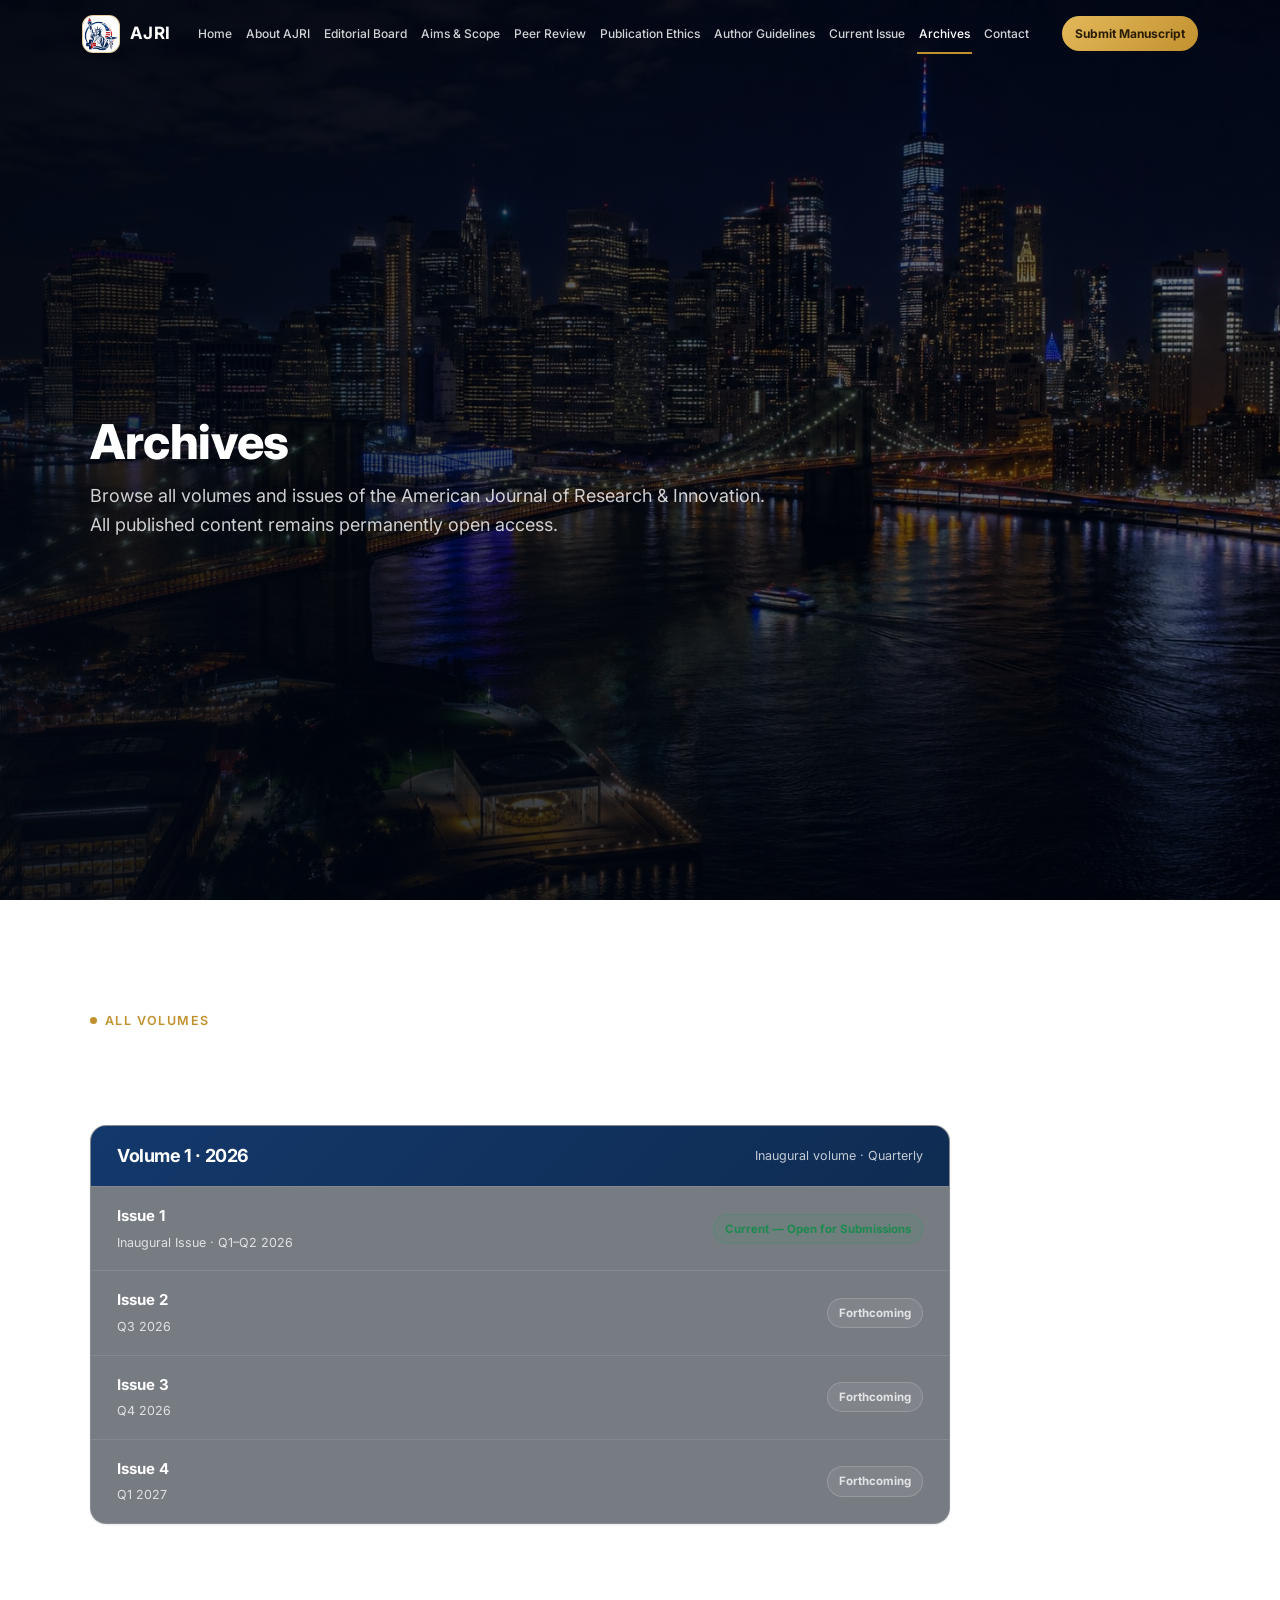
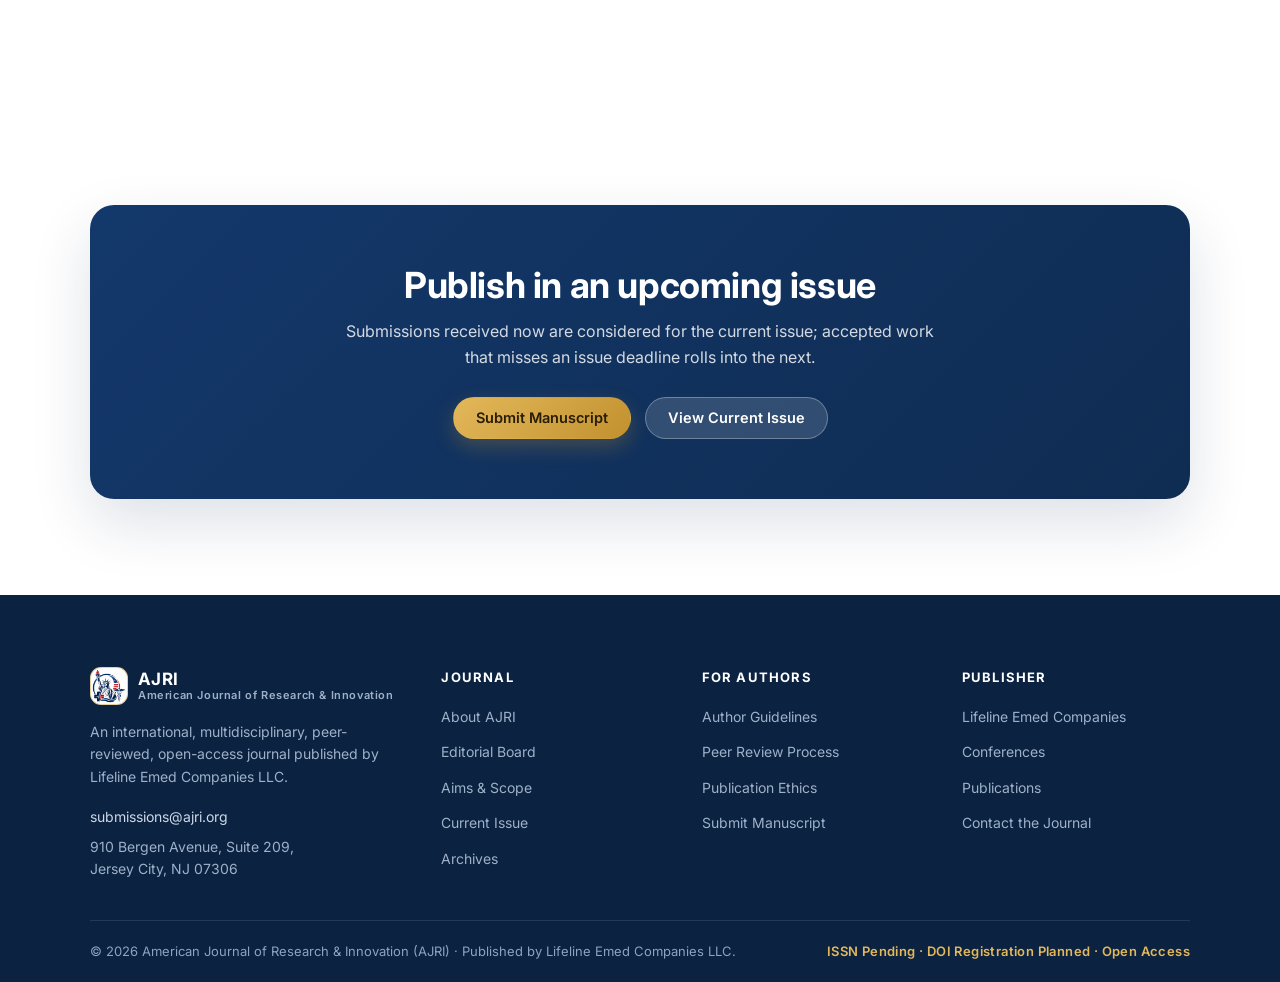
<file: archives.html>
<!DOCTYPE html>
<html lang="en">
<head>
<meta charset="UTF-8" />
<meta name="viewport" content="width=device-width, initial-scale=1.0" />
<title>Archives — AJRI</title>
<meta name="description" content="Archives of the American Journal of Research & Innovation (AJRI): browse all volumes and issues." />
<link rel="preconnect" href="https://fonts.googleapis.com" />
<link rel="preconnect" href="https://fonts.gstatic.com" crossorigin />
<link href="https://fonts.googleapis.com/css2?family=Inter:wght@400;500;600;700;800&display=swap" rel="stylesheet" />
<link rel="icon" type="image/png" href="assets/logo.png" />
<link rel="stylesheet" href="assets/styles.css?v=25" />
</head>
<body data-fixed-bg="assets/heroes/research-areas.jpg">
<div id="site-nav"></div>

<section class="page-head page-head--photo" style="background-image:url('assets/heroes/research-areas.jpg')">
  <div class="container">
    <h1>Archives</h1>
    <p class="lead">Browse all volumes and issues of the American Journal of Research &amp; Innovation. All published content remains permanently open access.</p>
  </div>
</section>

<section>
  <div class="container">
    <div class="section-head">
      <span class="eyebrow"><span class="dot"></span> All Volumes</span>
      <h2 class="h-md">Volume 1 — 2026</h2>
    </div>
    <div class="vol-block reveal" style="max-width:860px">
      <header>
        <h3>Volume 1 · 2026</h3>
        <span>Inaugural volume · Quarterly</span>
      </header>
      <ul>
        <li><a href="current-issue.html"><span><b>Issue 1</b><br><small>Inaugural Issue · Q1–Q2 2026</small></span><span class="st open">Current — Open for Submissions</span></a></li>
        <li><a href="submit-manuscript.html"><span><b>Issue 2</b><br><small>Q3 2026</small></span><span class="st soon">Forthcoming</span></a></li>
        <li><a href="submit-manuscript.html"><span><b>Issue 3</b><br><small>Q4 2026</small></span><span class="st soon">Forthcoming</span></a></li>
        <li><a href="submit-manuscript.html"><span><b>Issue 4</b><br><small>Q1 2027</small></span><span class="st soon">Forthcoming</span></a></li>
      </ul>
    </div>
    <p style="color:var(--muted);font-size:14px;margin-top:22px;max-width:70ch">AJRI publishes quarterly. As each issue closes, it moves into the permanent archive with full open access. Digital preservation and DOI registration are planned so archived content remains citable and discoverable indefinitely.</p>
  </div>
</section>

<section class="section--surface">
  <div class="container">
    <div class="cta-band reveal">
      <h2>Publish in an upcoming issue</h2>
      <p>Submissions received now are considered for the current issue; accepted work that misses an issue deadline rolls into the next.</p>
      <div class="row">
        <a class="btn btn--gold" href="submit-manuscript.html">Submit Manuscript</a>
        <a class="btn btn--light" href="current-issue.html">View Current Issue</a>
      </div>
    </div>
  </div>
</section>

<div id="site-footer"></div>
<script src="assets/main.js?v=11"></script>
</body>
</html>
</file>
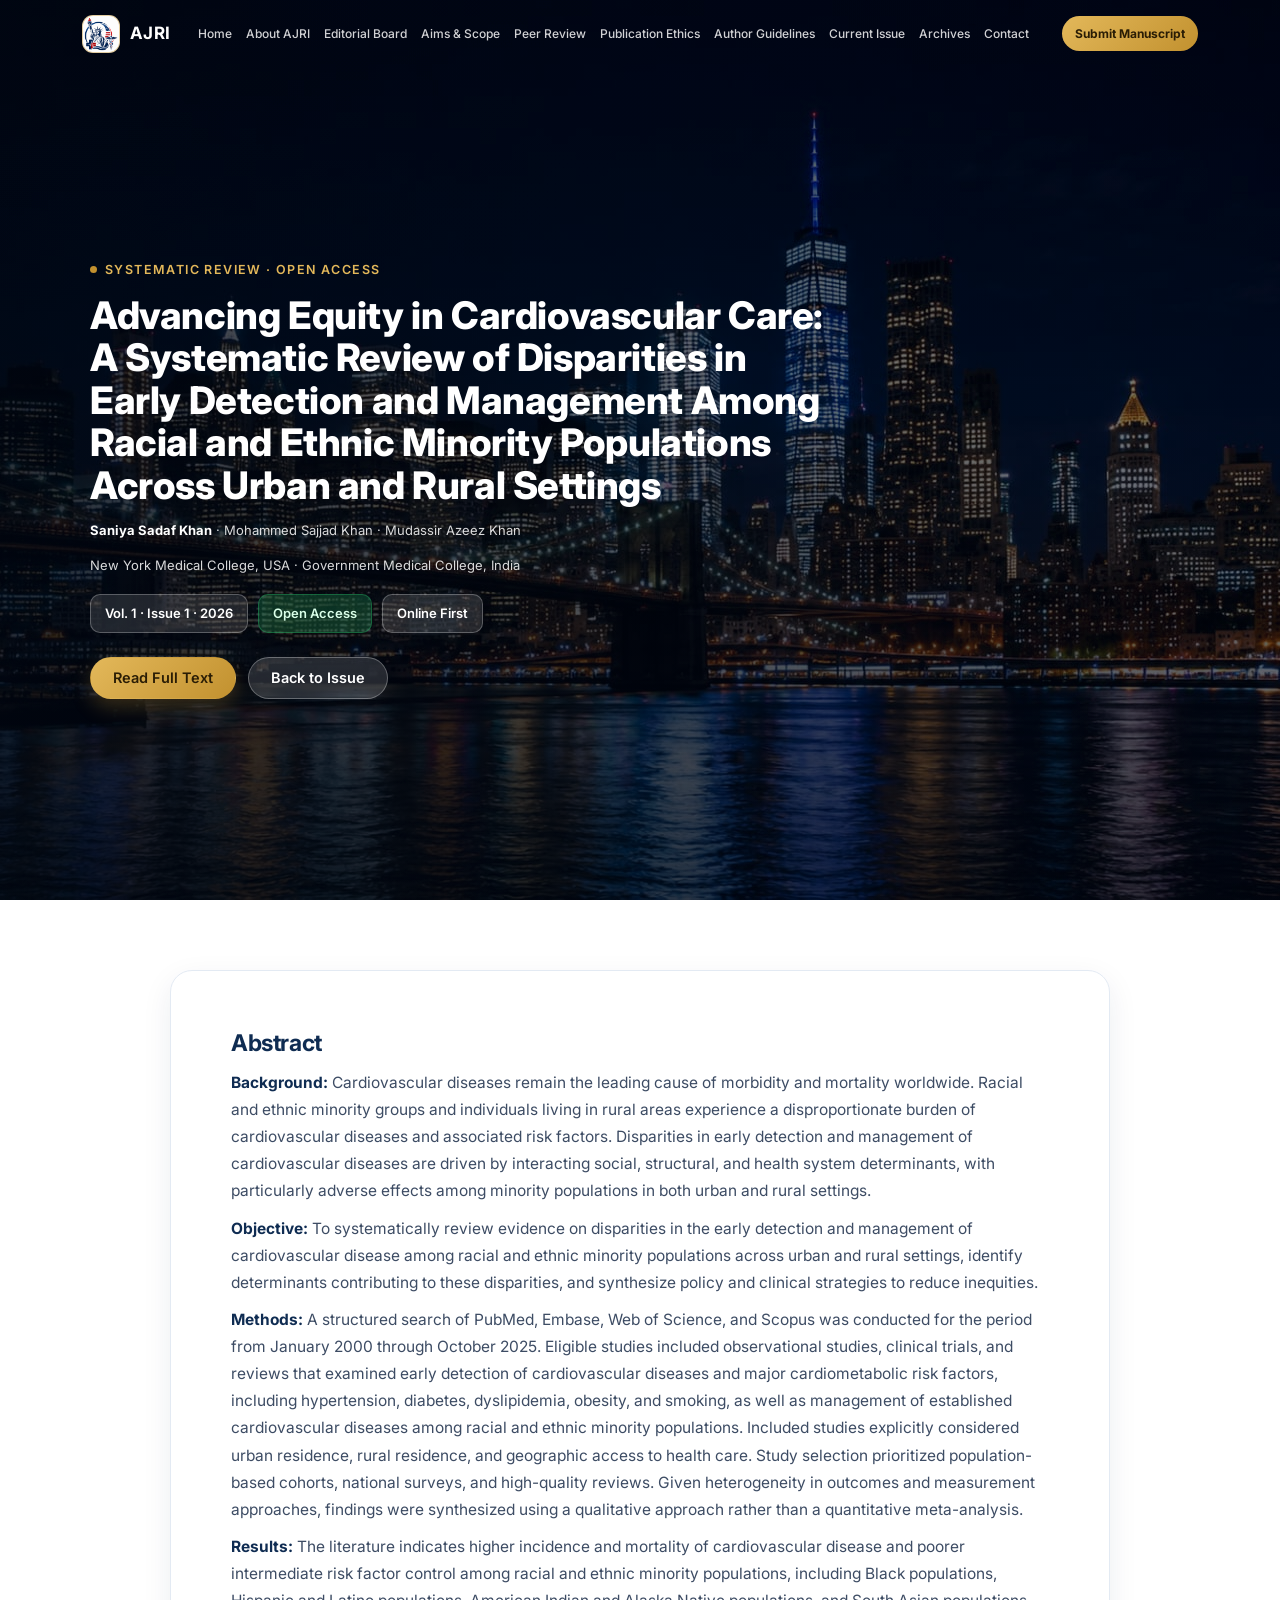
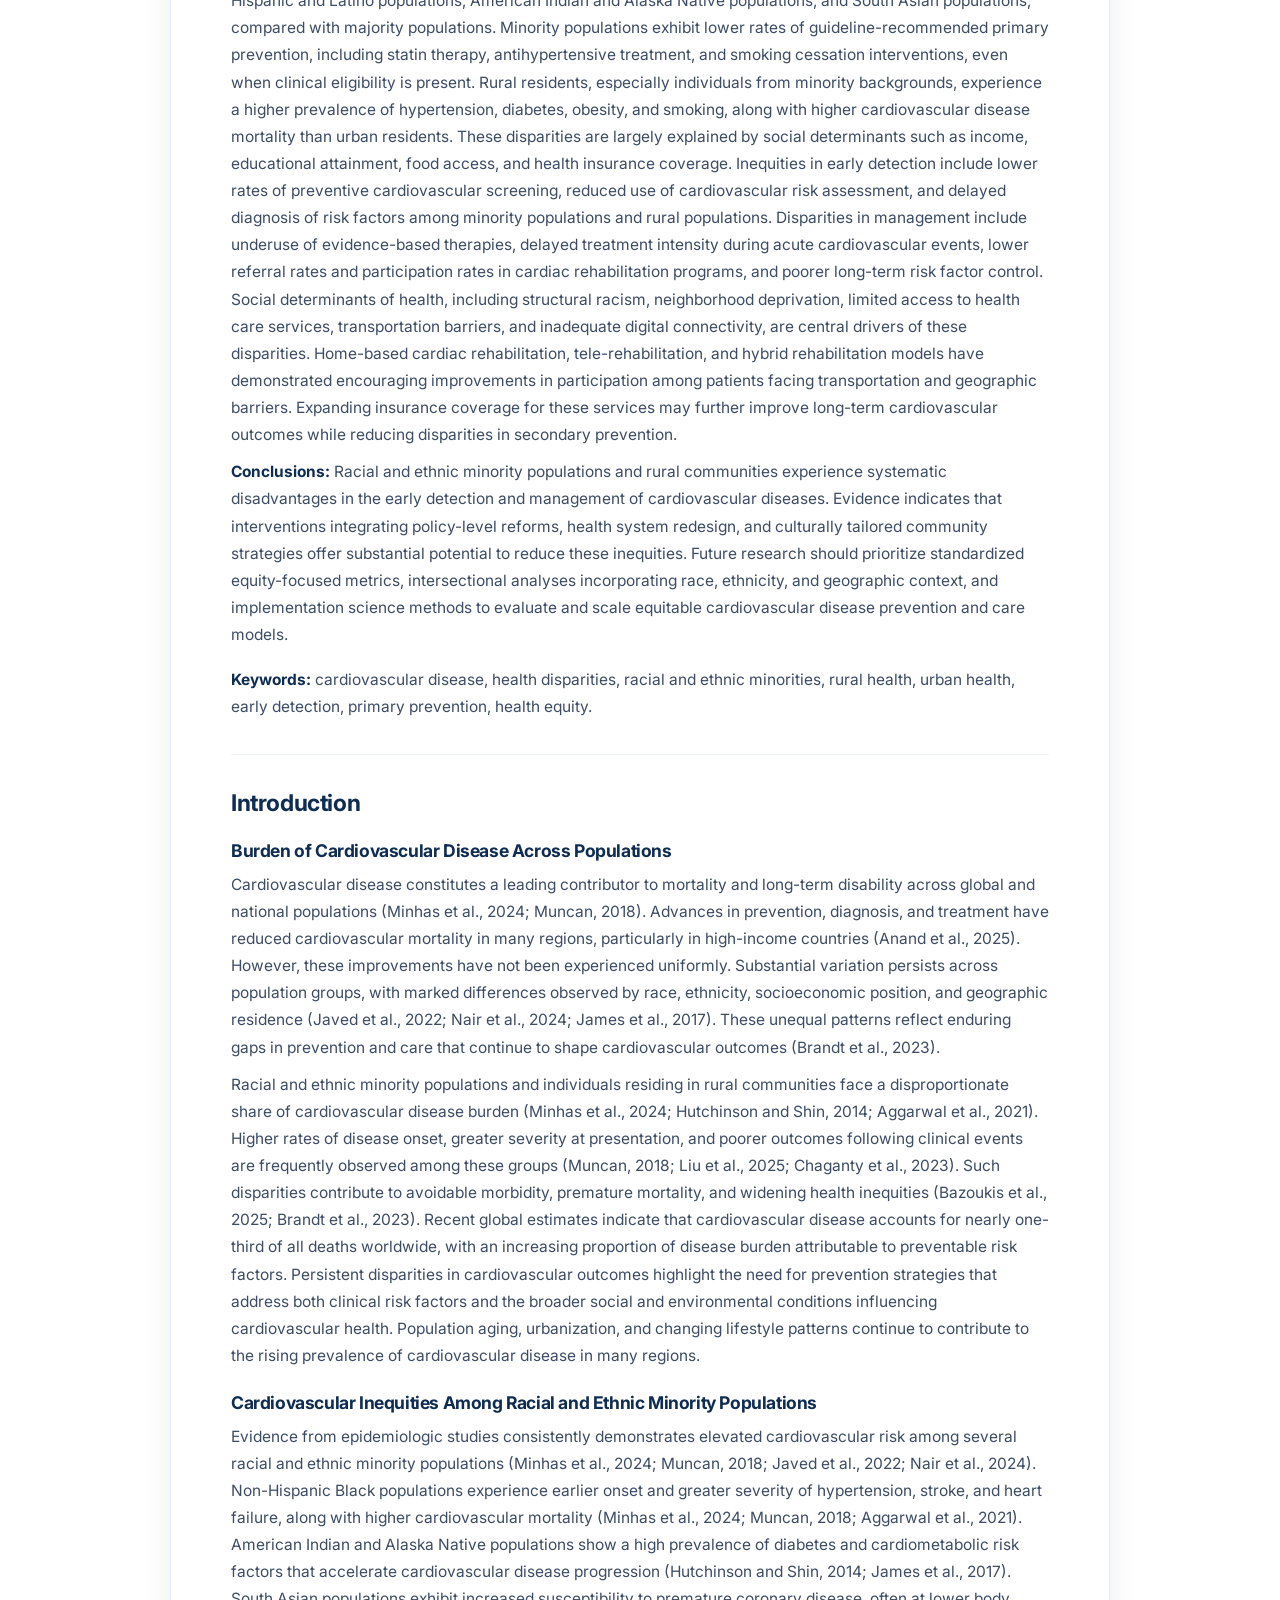
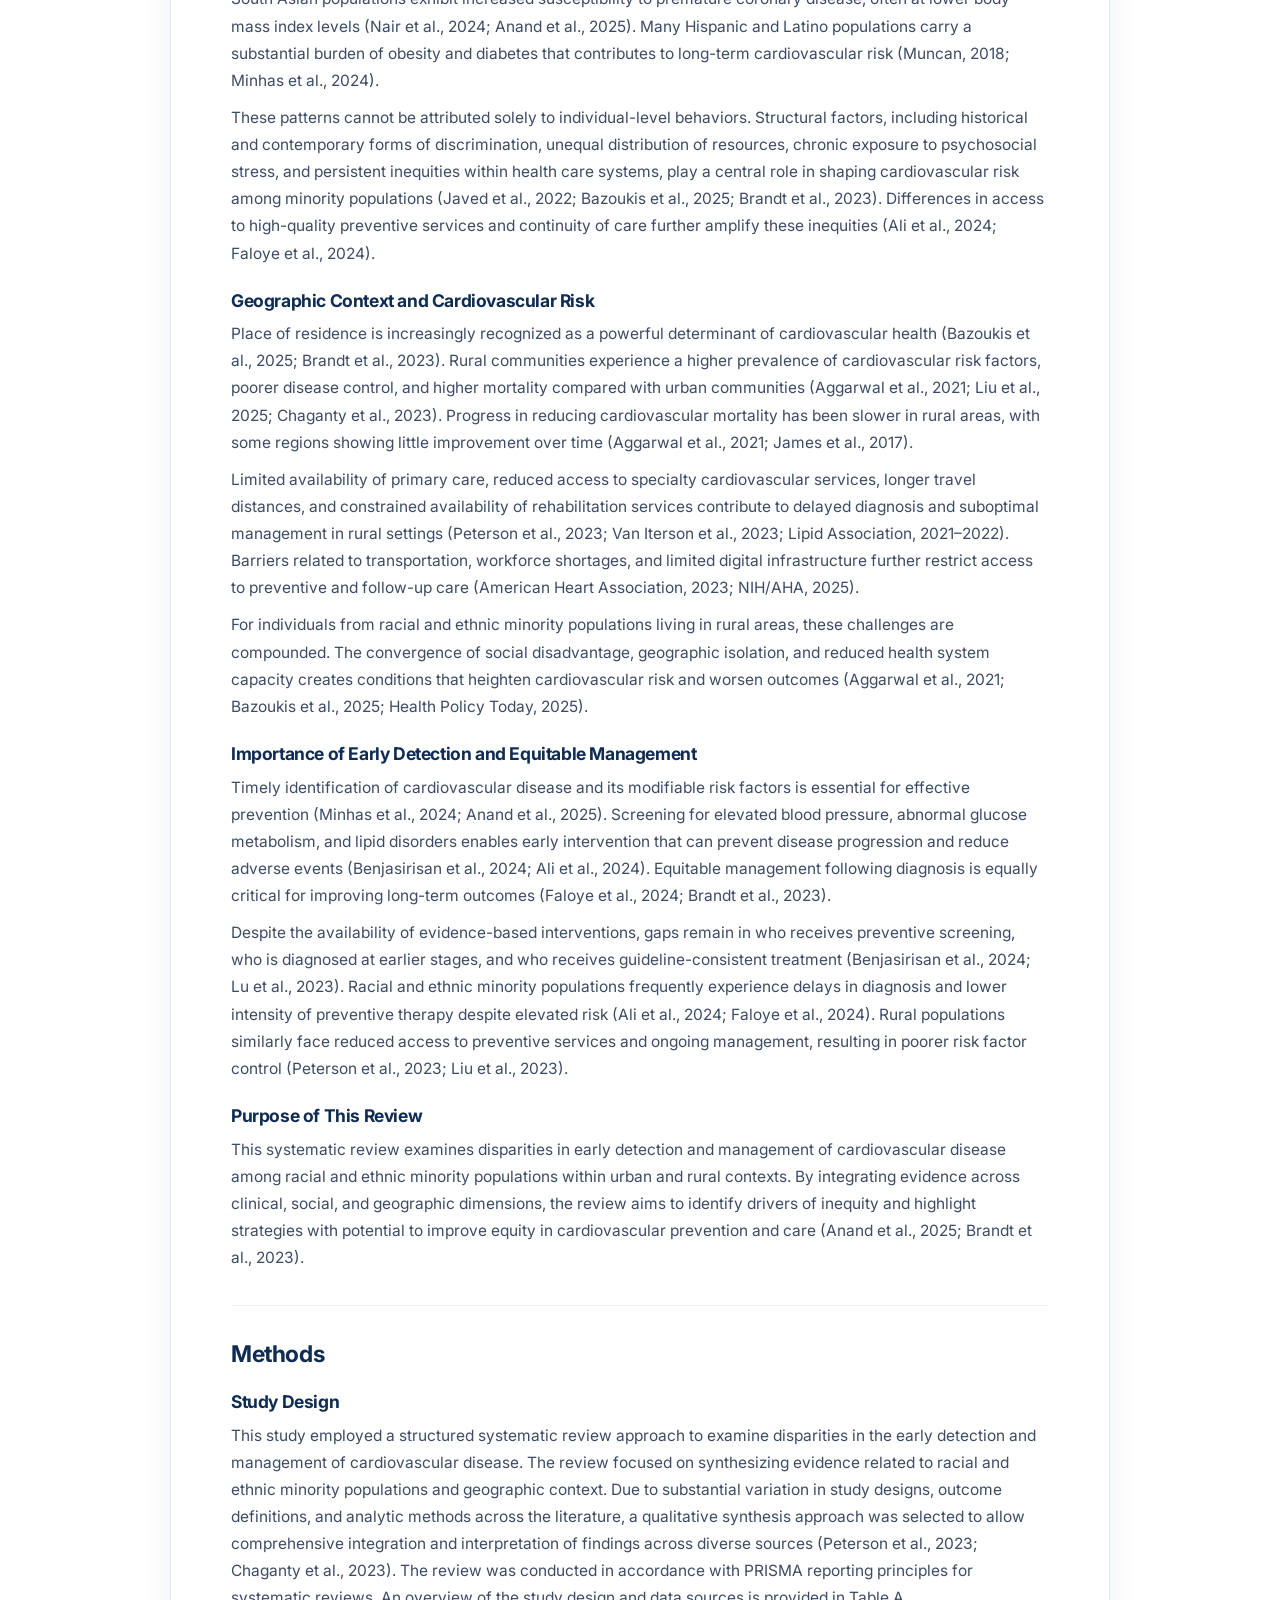
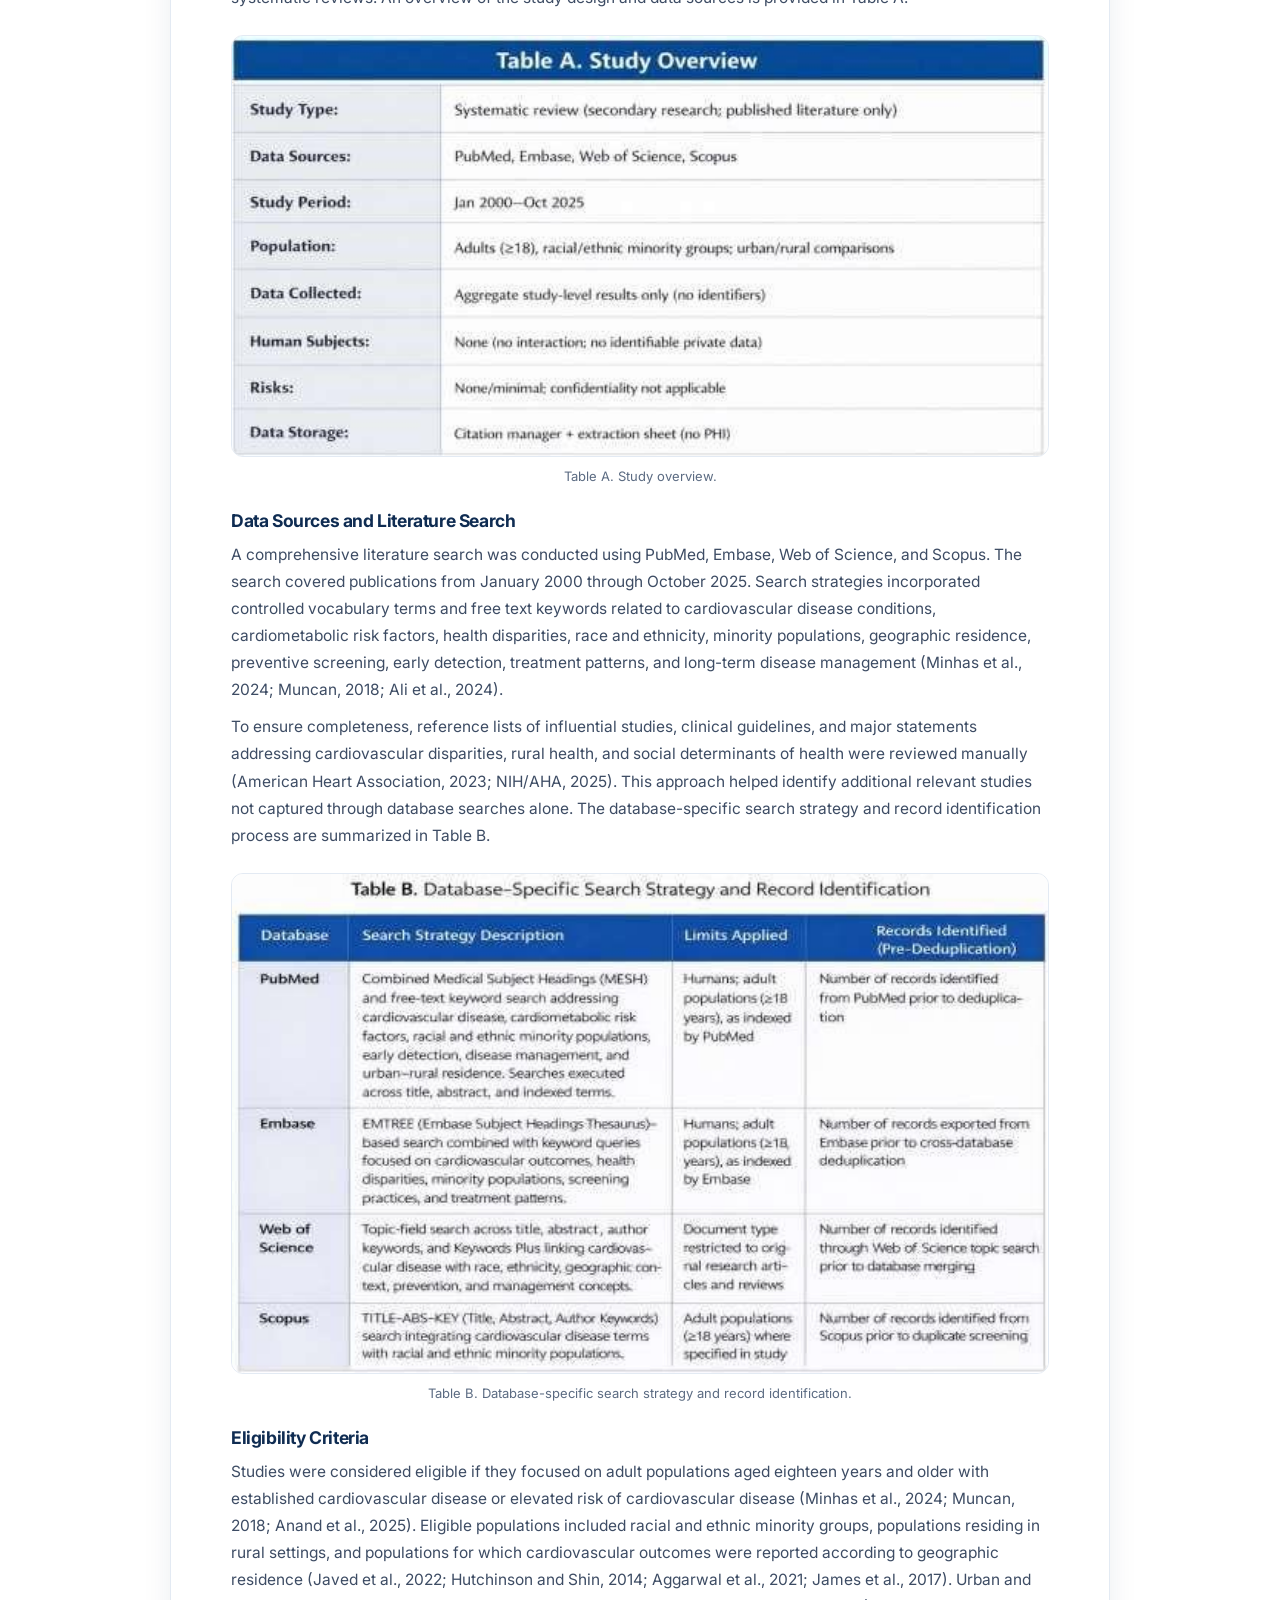
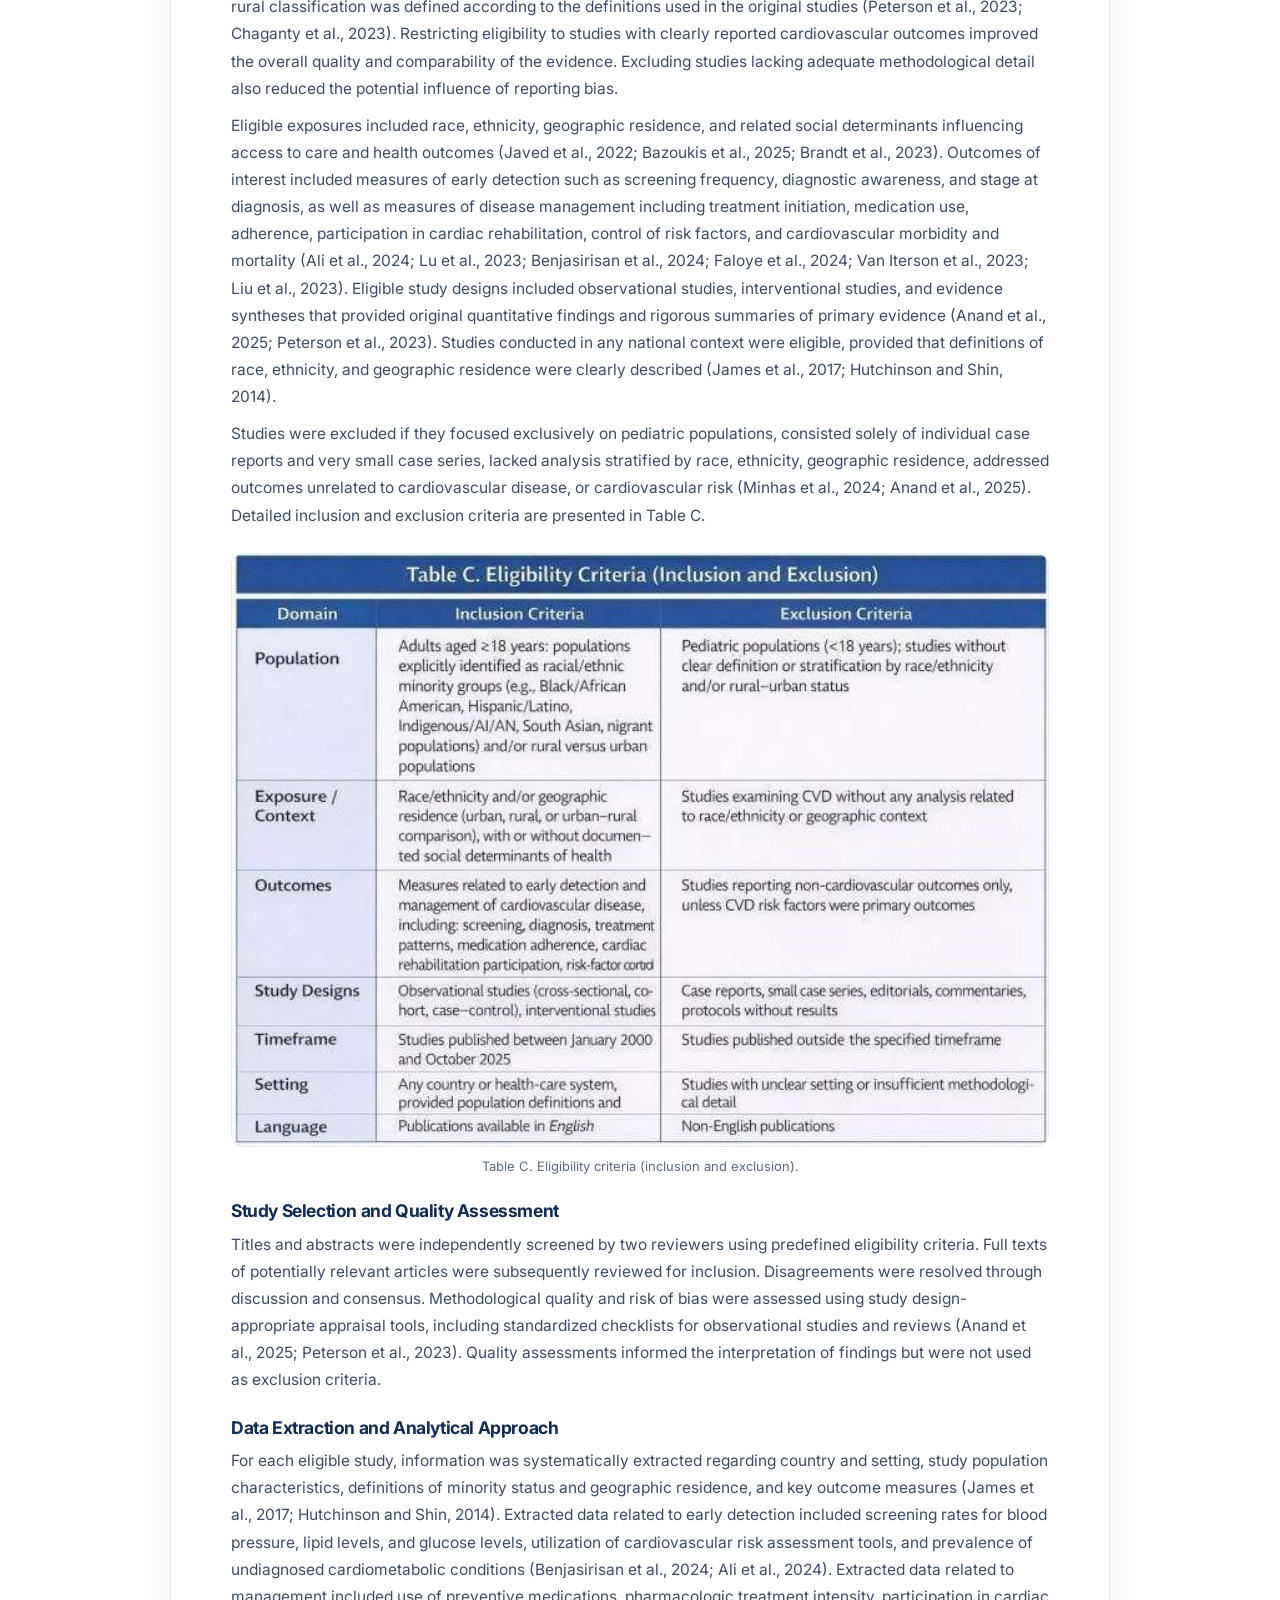
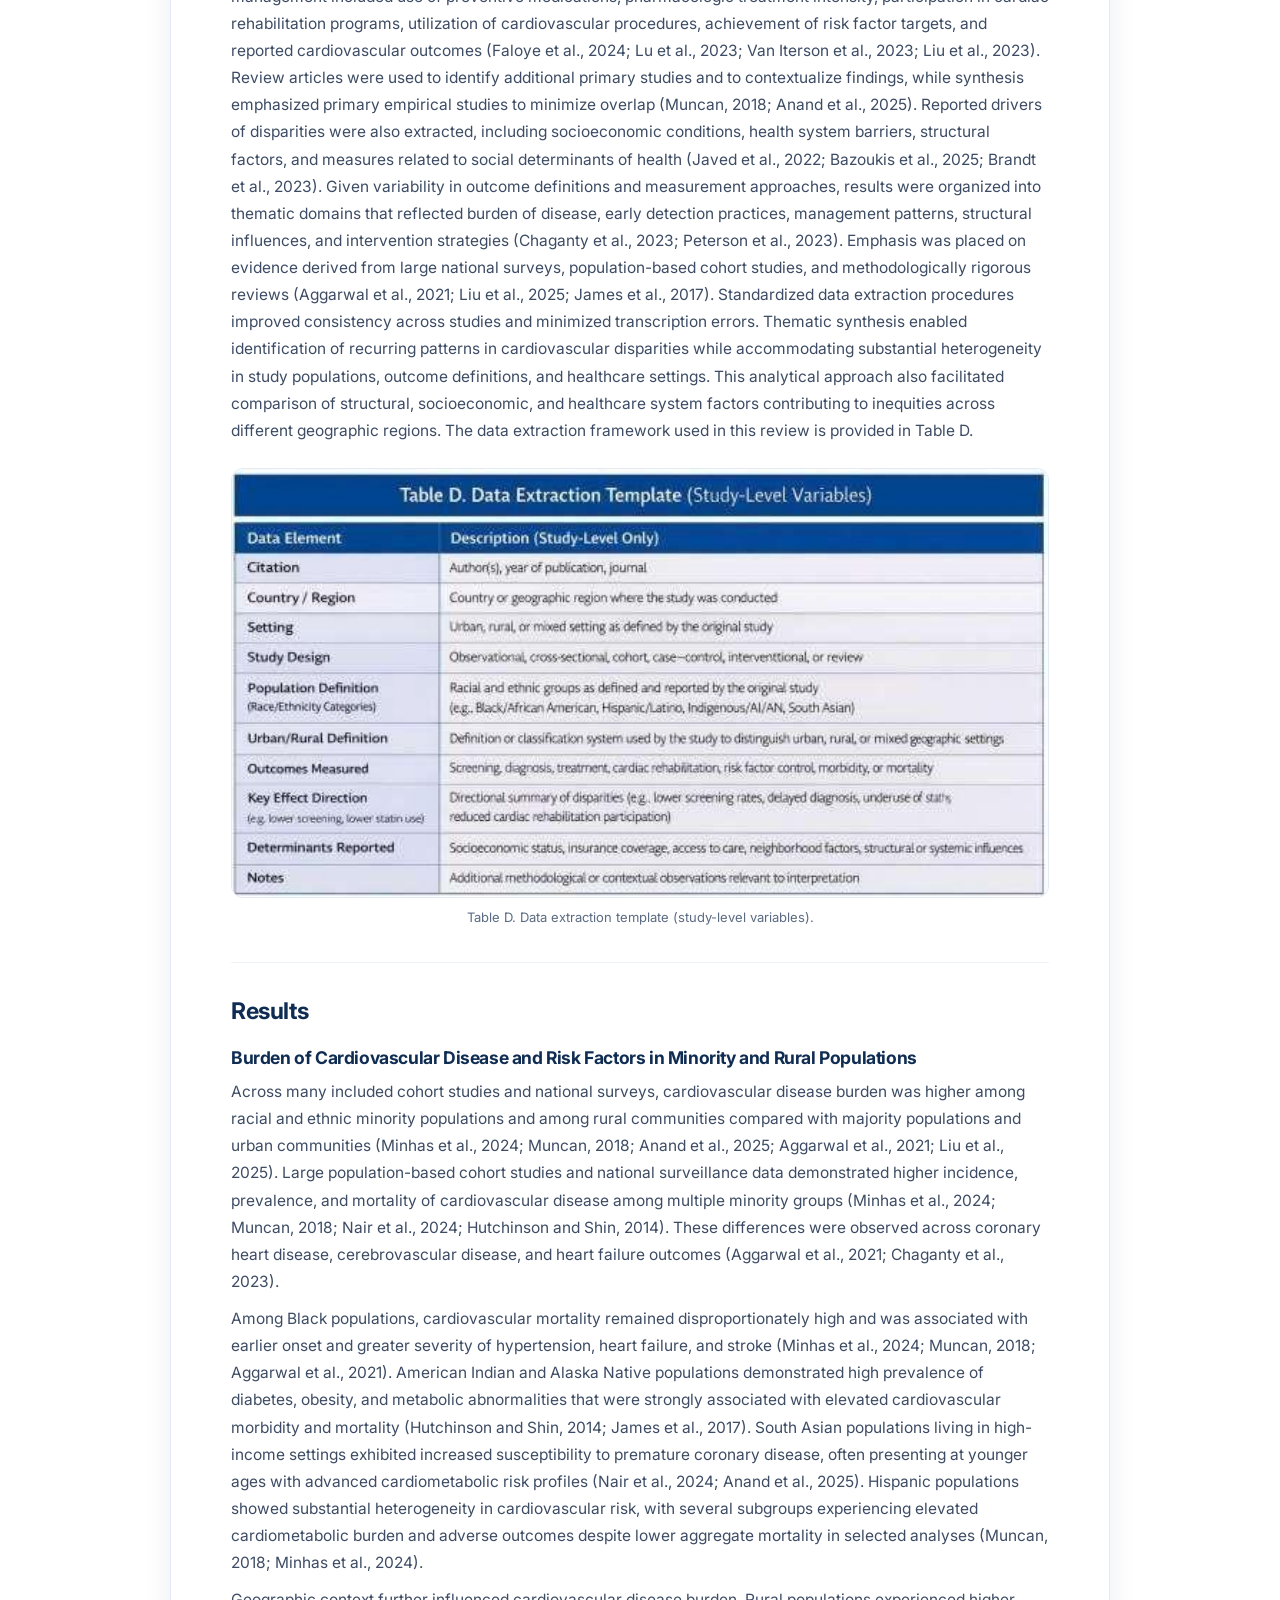
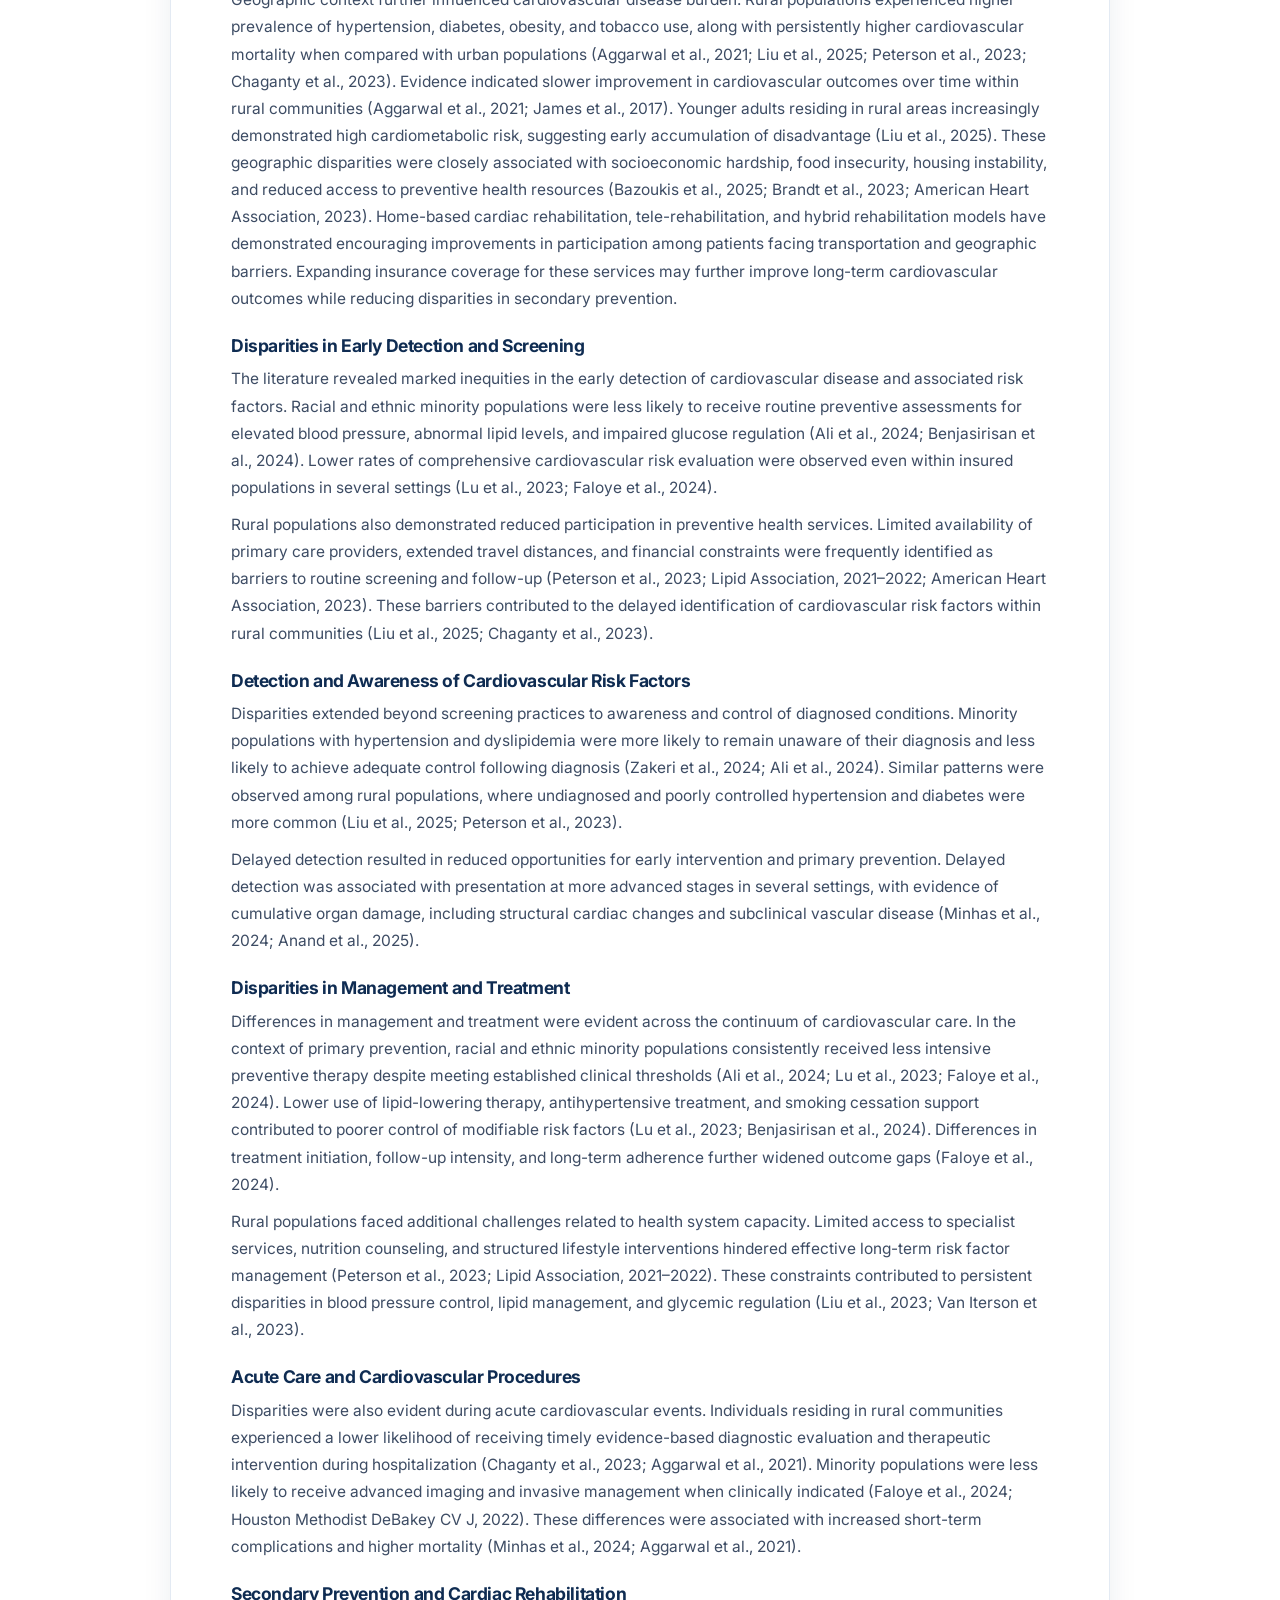
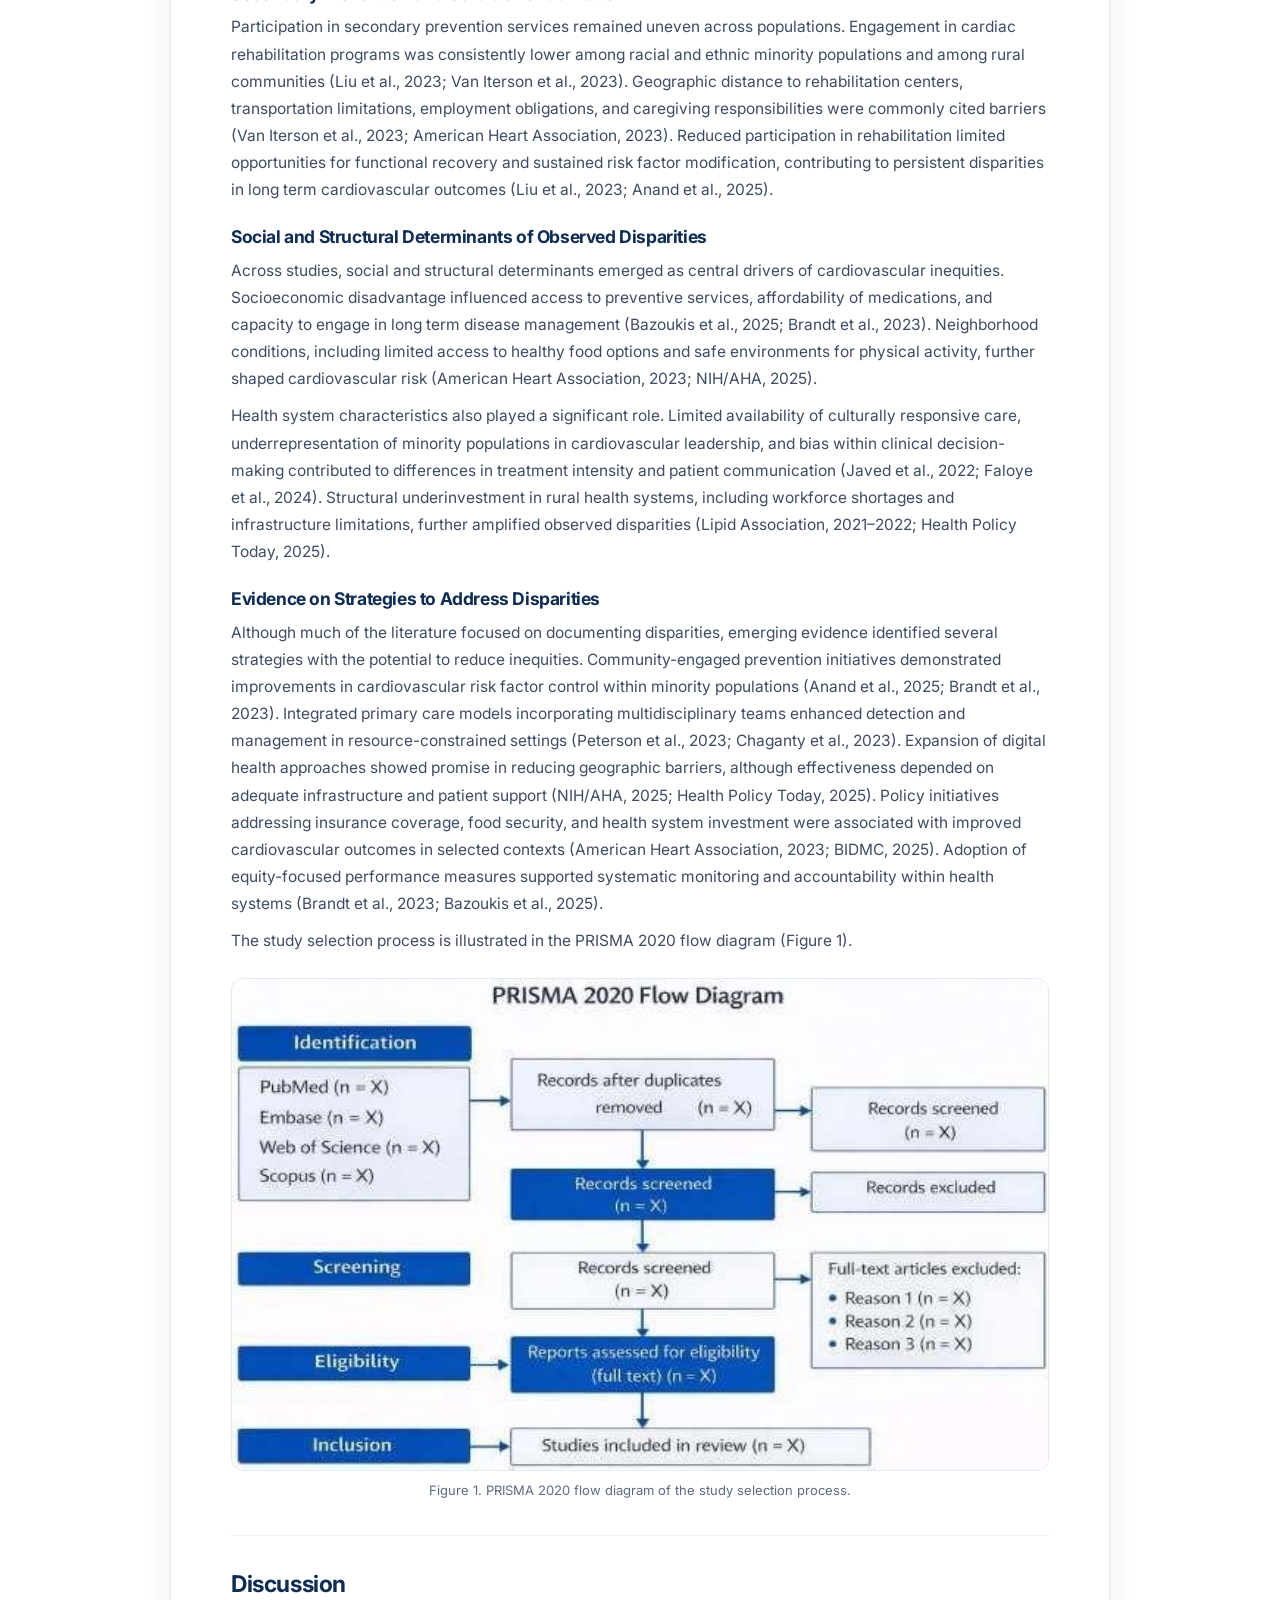
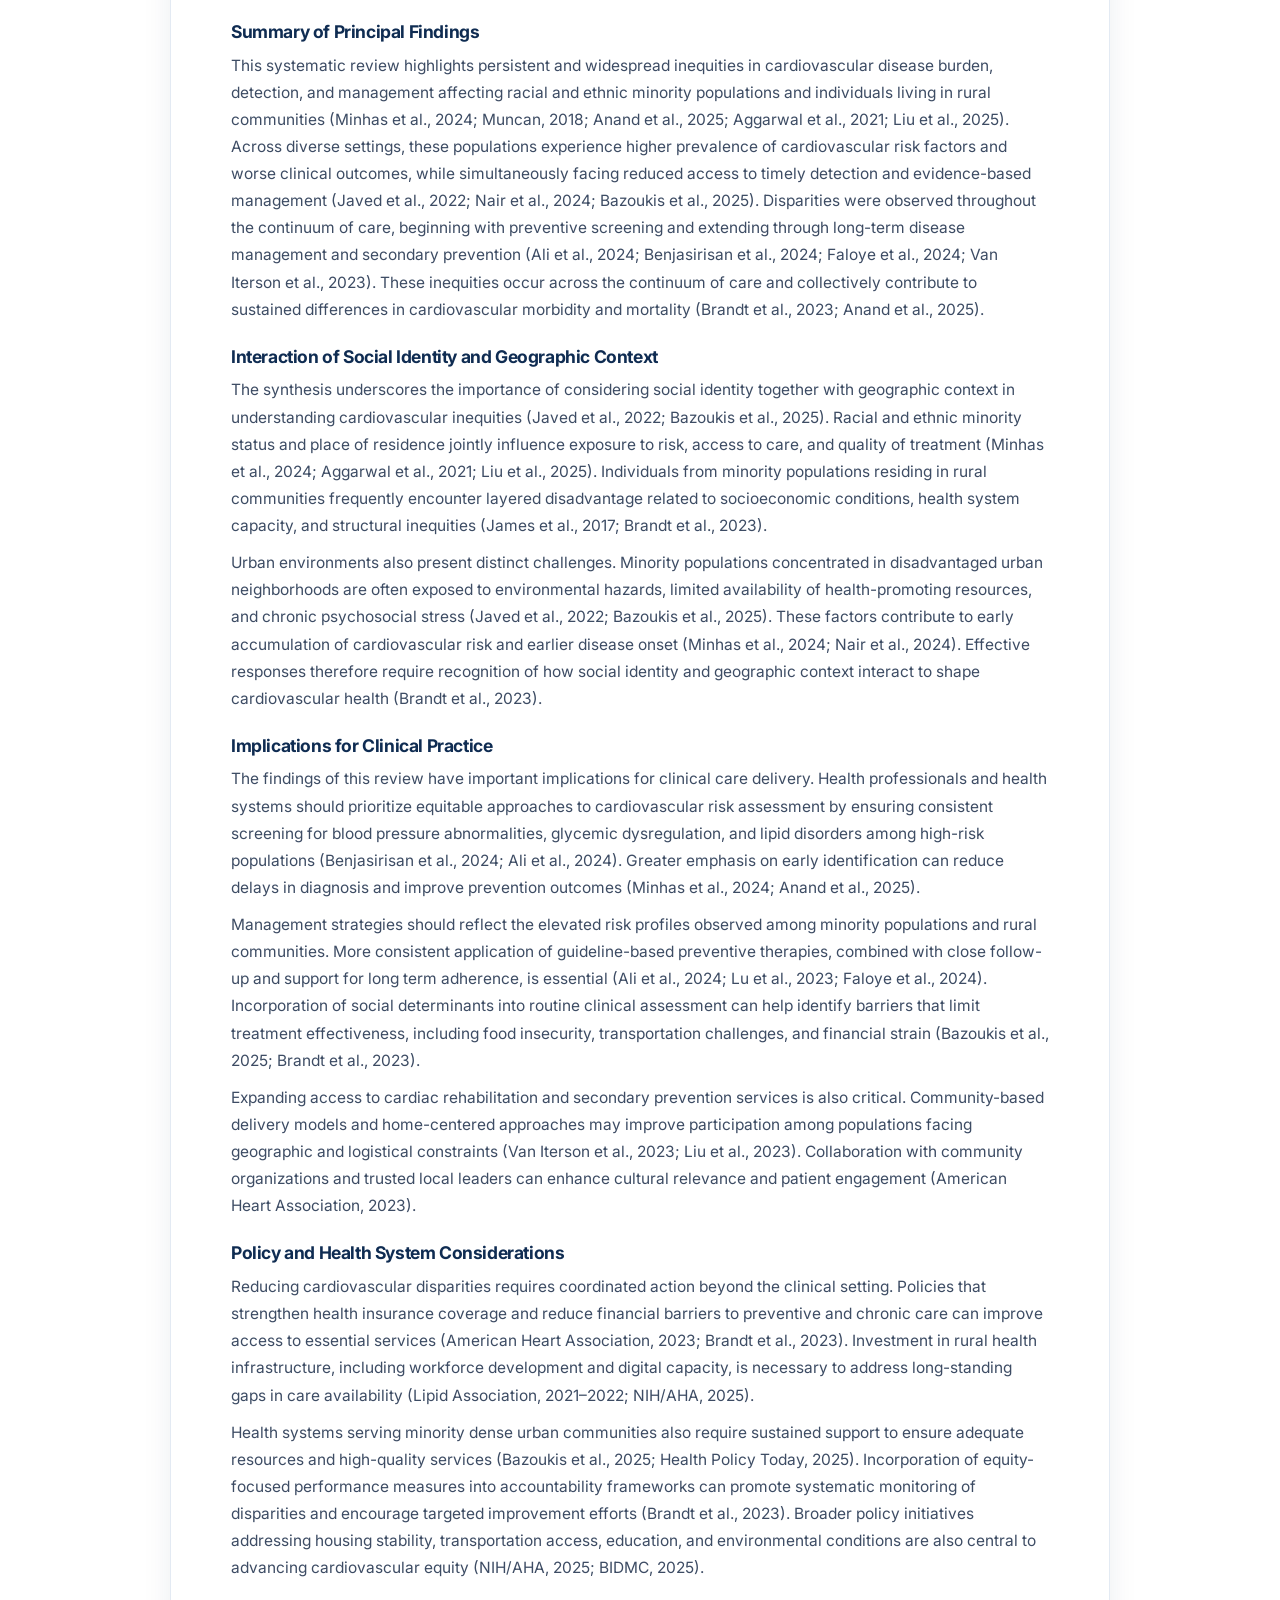
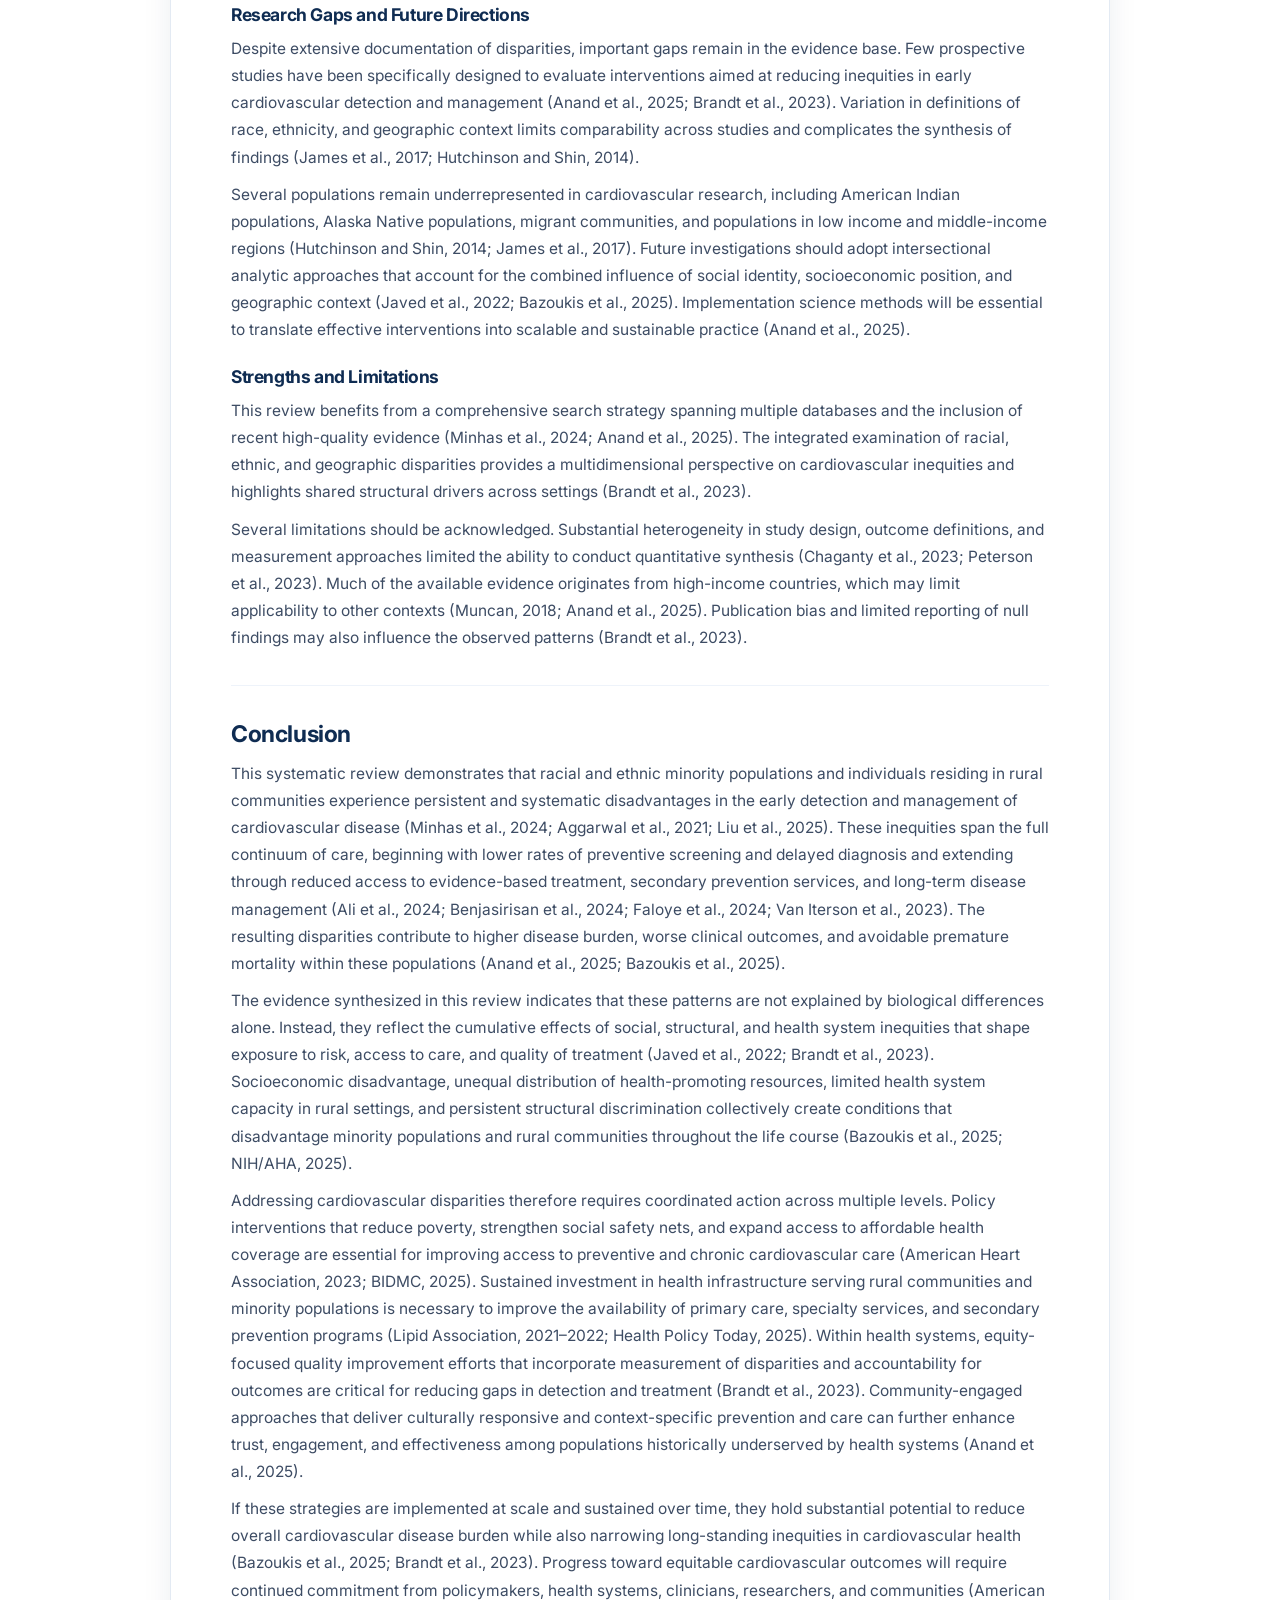
<file: article-advancing-equity-cardiovascular-care.html>
<!DOCTYPE html>
<html lang="en">
<head>
<meta charset="UTF-8" />
<meta name="viewport" content="width=device-width, initial-scale=1.0" />
<title>Advancing Equity in Cardiovascular Care — AJRI · Vol. 1, Issue 1 (2026)</title>
<meta name="description" content="Advancing Equity in Cardiovascular Care: A Systematic Review of Disparities in Early Detection and Management Among Racial and Ethnic Minority Populations Across Urban and Rural Settings. Saniya Sadaf Khan et al. AJRI Vol. 1, Issue 1 (2026)." />
<link rel="preconnect" href="https://fonts.googleapis.com" />
<link rel="preconnect" href="https://fonts.gstatic.com" crossorigin />
<link href="https://fonts.googleapis.com/css2?family=Inter:wght@400;500;600;700;800&display=swap" rel="stylesheet" />
<link rel="icon" type="image/png" href="assets/logo.png" />
<link rel="stylesheet" href="assets/styles.css?v=25" />
</head>
<body data-fixed-bg="assets/heroes/publications.jpg">
<div id="site-nav"></div>

<section class="page-head page-head--photo" style="background-image:url('assets/heroes/publications.jpg')">
  <div class="container">
    <span class="eyebrow"><span class="dot"></span> Systematic Review · Open Access</span>
    <h1 style="font-size:clamp(24px,3.2vw,38px);max-width:30ch">Advancing Equity in Cardiovascular Care: A Systematic Review of Disparities in Early Detection and Management Among Racial and Ethnic Minority Populations Across Urban and Rural Settings</h1>
    <div class="article-head-meta">
      <span><b>Saniya Sadaf Khan</b> · Mohammed Sajjad Khan · Mudassir Azeez Khan</span>
    </div>
    <div class="article-head-meta">
      <span>New York Medical College, USA · Government Medical College, India</span>
    </div>
    <div class="meta-chips">
      <span class="chip">Vol. 1 · Issue 1 · 2026</span>
      <span class="chip live">Open Access</span>
      <span class="chip">Online First</span>
    </div>
    <div style="display:flex;gap:12px;flex-wrap:wrap;margin-top:24px">
      <a class="btn btn--gold" href="#fulltext">Read Full Text</a>
      <a class="btn btn--light" href="current-issue.html">Back to Issue</a>
    </div>
  </div>
</section>

<section id="fulltext" style="padding-top:clamp(36px,5vw,60px)">
  <div class="container">
    <div class="paper">

      <h2>Abstract</h2>
      <p><span class="ab-label">Background: </span>Cardiovascular diseases remain the leading cause of morbidity and mortality worldwide. Racial and ethnic minority groups and individuals living in rural areas experience a disproportionate burden of cardiovascular diseases and associated risk factors. Disparities in early detection and management of cardiovascular diseases are driven by interacting social, structural, and health system determinants, with particularly adverse effects among minority populations in both urban and rural settings.</p>
      <p><span class="ab-label">Objective: </span>To systematically review evidence on disparities in the early detection and management of cardiovascular disease among racial and ethnic minority populations across urban and rural settings, identify determinants contributing to these disparities, and synthesize policy and clinical strategies to reduce inequities.</p>
      <p><span class="ab-label">Methods: </span>A structured search of PubMed, Embase, Web of Science, and Scopus was conducted for the period from January 2000 through October 2025. Eligible studies included observational studies, clinical trials, and reviews that examined early detection of cardiovascular diseases and major cardiometabolic risk factors, including hypertension, diabetes, dyslipidemia, obesity, and smoking, as well as management of established cardiovascular diseases among racial and ethnic minority populations. Included studies explicitly considered urban residence, rural residence, and geographic access to health care. Study selection prioritized population-based cohorts, national surveys, and high-quality reviews. Given heterogeneity in outcomes and measurement approaches, findings were synthesized using a qualitative approach rather than a quantitative meta-analysis.</p>
      <p><span class="ab-label">Results: </span>The literature indicates higher incidence and mortality of cardiovascular disease and poorer intermediate risk factor control among racial and ethnic minority populations, including Black populations, Hispanic and Latino populations, American Indian and Alaska Native populations, and South Asian populations, compared with majority populations. Minority populations exhibit lower rates of guideline-recommended primary prevention, including statin therapy, antihypertensive treatment, and smoking cessation interventions, even when clinical eligibility is present. Rural residents, especially individuals from minority backgrounds, experience a higher prevalence of hypertension, diabetes, obesity, and smoking, along with higher cardiovascular disease mortality than urban residents. These disparities are largely explained by social determinants such as income, educational attainment, food access, and health insurance coverage. Inequities in early detection include lower rates of preventive cardiovascular screening, reduced use of cardiovascular risk assessment, and delayed diagnosis of risk factors among minority populations and rural populations. Disparities in management include underuse of evidence-based therapies, delayed treatment intensity during acute cardiovascular events, lower referral rates and participation rates in cardiac rehabilitation programs, and poorer long-term risk factor control. Social determinants of health, including structural racism, neighborhood deprivation, limited access to health care services, transportation barriers, and inadequate digital connectivity, are central drivers of these disparities. Home-based cardiac rehabilitation, tele-rehabilitation, and hybrid rehabilitation models have demonstrated encouraging improvements in participation among patients facing transportation and geographic barriers. Expanding insurance coverage for these services may further improve long-term cardiovascular outcomes while reducing disparities in secondary prevention.</p>
      <p><span class="ab-label">Conclusions: </span>Racial and ethnic minority populations and rural communities experience systematic disadvantages in the early detection and management of cardiovascular diseases. Evidence indicates that interventions integrating policy-level reforms, health system redesign, and culturally tailored community strategies offer substantial potential to reduce these inequities. Future research should prioritize standardized equity-focused metrics, intersectional analyses incorporating race, ethnicity, and geographic context, and implementation science methods to evaluate and scale equitable cardiovascular disease prevention and care models.</p>

      <p style="margin-top:18px"><span class="ab-label">Keywords: </span>cardiovascular disease, health disparities, racial and ethnic minorities, rural health, urban health, early detection, primary prevention, health equity.</p>

      <hr class="rule" />

      <h2>Introduction</h2>

      <h3>Burden of Cardiovascular Disease Across Populations</h3>
      <p>Cardiovascular disease constitutes a leading contributor to mortality and long-term disability across global and national populations (Minhas et al., 2024; Muncan, 2018). Advances in prevention, diagnosis, and treatment have reduced cardiovascular mortality in many regions, particularly in high-income countries (Anand et al., 2025). However, these improvements have not been experienced uniformly. Substantial variation persists across population groups, with marked differences observed by race, ethnicity, socioeconomic position, and geographic residence (Javed et al., 2022; Nair et al., 2024; James et al., 2017). These unequal patterns reflect enduring gaps in prevention and care that continue to shape cardiovascular outcomes (Brandt et al., 2023).</p>
      <p>Racial and ethnic minority populations and individuals residing in rural communities face a disproportionate share of cardiovascular disease burden (Minhas et al., 2024; Hutchinson and Shin, 2014; Aggarwal et al., 2021). Higher rates of disease onset, greater severity at presentation, and poorer outcomes following clinical events are frequently observed among these groups (Muncan, 2018; Liu et al., 2025; Chaganty et al., 2023). Such disparities contribute to avoidable morbidity, premature mortality, and widening health inequities (Bazoukis et al., 2025; Brandt et al., 2023). Recent global estimates indicate that cardiovascular disease accounts for nearly one-third of all deaths worldwide, with an increasing proportion of disease burden attributable to preventable risk factors. Persistent disparities in cardiovascular outcomes highlight the need for prevention strategies that address both clinical risk factors and the broader social and environmental conditions influencing cardiovascular health. Population aging, urbanization, and changing lifestyle patterns continue to contribute to the rising prevalence of cardiovascular disease in many regions.</p>

      <h3>Cardiovascular Inequities Among Racial and Ethnic Minority Populations</h3>
      <p>Evidence from epidemiologic studies consistently demonstrates elevated cardiovascular risk among several racial and ethnic minority populations (Minhas et al., 2024; Muncan, 2018; Javed et al., 2022; Nair et al., 2024). Non-Hispanic Black populations experience earlier onset and greater severity of hypertension, stroke, and heart failure, along with higher cardiovascular mortality (Minhas et al., 2024; Muncan, 2018; Aggarwal et al., 2021). American Indian and Alaska Native populations show a high prevalence of diabetes and cardiometabolic risk factors that accelerate cardiovascular disease progression (Hutchinson and Shin, 2014; James et al., 2017). South Asian populations exhibit increased susceptibility to premature coronary disease, often at lower body mass index levels (Nair et al., 2024; Anand et al., 2025). Many Hispanic and Latino populations carry a substantial burden of obesity and diabetes that contributes to long-term cardiovascular risk (Muncan, 2018; Minhas et al., 2024).</p>
      <p>These patterns cannot be attributed solely to individual-level behaviors. Structural factors, including historical and contemporary forms of discrimination, unequal distribution of resources, chronic exposure to psychosocial stress, and persistent inequities within health care systems, play a central role in shaping cardiovascular risk among minority populations (Javed et al., 2022; Bazoukis et al., 2025; Brandt et al., 2023). Differences in access to high-quality preventive services and continuity of care further amplify these inequities (Ali et al., 2024; Faloye et al., 2024).</p>

      <h3>Geographic Context and Cardiovascular Risk</h3>
      <p>Place of residence is increasingly recognized as a powerful determinant of cardiovascular health (Bazoukis et al., 2025; Brandt et al., 2023). Rural communities experience a higher prevalence of cardiovascular risk factors, poorer disease control, and higher mortality compared with urban communities (Aggarwal et al., 2021; Liu et al., 2025; Chaganty et al., 2023). Progress in reducing cardiovascular mortality has been slower in rural areas, with some regions showing little improvement over time (Aggarwal et al., 2021; James et al., 2017).</p>
      <p>Limited availability of primary care, reduced access to specialty cardiovascular services, longer travel distances, and constrained availability of rehabilitation services contribute to delayed diagnosis and suboptimal management in rural settings (Peterson et al., 2023; Van Iterson et al., 2023; Lipid Association, 2021–2022). Barriers related to transportation, workforce shortages, and limited digital infrastructure further restrict access to preventive and follow-up care (American Heart Association, 2023; NIH/AHA, 2025).</p>
      <p>For individuals from racial and ethnic minority populations living in rural areas, these challenges are compounded. The convergence of social disadvantage, geographic isolation, and reduced health system capacity creates conditions that heighten cardiovascular risk and worsen outcomes (Aggarwal et al., 2021; Bazoukis et al., 2025; Health Policy Today, 2025).</p>

      <h3>Importance of Early Detection and Equitable Management</h3>
      <p>Timely identification of cardiovascular disease and its modifiable risk factors is essential for effective prevention (Minhas et al., 2024; Anand et al., 2025). Screening for elevated blood pressure, abnormal glucose metabolism, and lipid disorders enables early intervention that can prevent disease progression and reduce adverse events (Benjasirisan et al., 2024; Ali et al., 2024). Equitable management following diagnosis is equally critical for improving long-term outcomes (Faloye et al., 2024; Brandt et al., 2023).</p>
      <p>Despite the availability of evidence-based interventions, gaps remain in who receives preventive screening, who is diagnosed at earlier stages, and who receives guideline-consistent treatment (Benjasirisan et al., 2024; Lu et al., 2023). Racial and ethnic minority populations frequently experience delays in diagnosis and lower intensity of preventive therapy despite elevated risk (Ali et al., 2024; Faloye et al., 2024). Rural populations similarly face reduced access to preventive services and ongoing management, resulting in poorer risk factor control (Peterson et al., 2023; Liu et al., 2023).</p>

      <h3>Purpose of This Review</h3>
      <p>This systematic review examines disparities in early detection and management of cardiovascular disease among racial and ethnic minority populations within urban and rural contexts. By integrating evidence across clinical, social, and geographic dimensions, the review aims to identify drivers of inequity and highlight strategies with potential to improve equity in cardiovascular prevention and care (Anand et al., 2025; Brandt et al., 2023).</p>

      <hr class="rule" />

      <h2>Methods</h2>

      <h3>Study Design</h3>
      <p>This study employed a structured systematic review approach to examine disparities in the early detection and management of cardiovascular disease. The review focused on synthesizing evidence related to racial and ethnic minority populations and geographic context. Due to substantial variation in study designs, outcome definitions, and analytic methods across the literature, a qualitative synthesis approach was selected to allow comprehensive integration and interpretation of findings across diverse sources (Peterson et al., 2023; Chaganty et al., 2023). The review was conducted in accordance with PRISMA reporting principles for systematic reviews. An overview of the study design and data sources is provided in Table A.</p>
      <figure>
        <img src="assets/article/table-a.jpg" alt="Table A. Study Overview — study type, data sources, study period, population, data collected, human subjects, risks, and data storage" loading="lazy" />
        <figcaption>Table A. Study overview.</figcaption>
      </figure>

      <h3>Data Sources and Literature Search</h3>
      <p>A comprehensive literature search was conducted using PubMed, Embase, Web of Science, and Scopus. The search covered publications from January 2000 through October 2025. Search strategies incorporated controlled vocabulary terms and free text keywords related to cardiovascular disease conditions, cardiometabolic risk factors, health disparities, race and ethnicity, minority populations, geographic residence, preventive screening, early detection, treatment patterns, and long-term disease management (Minhas et al., 2024; Muncan, 2018; Ali et al., 2024).</p>
      <p>To ensure completeness, reference lists of influential studies, clinical guidelines, and major statements addressing cardiovascular disparities, rural health, and social determinants of health were reviewed manually (American Heart Association, 2023; NIH/AHA, 2025). This approach helped identify additional relevant studies not captured through database searches alone. The database-specific search strategy and record identification process are summarized in Table B.</p>
      <figure>
        <img src="assets/article/table-b.jpg" alt="Table B. Database-Specific Search Strategy and Record Identification for PubMed, Embase, Web of Science, and Scopus" loading="lazy" />
        <figcaption>Table B. Database-specific search strategy and record identification.</figcaption>
      </figure>

      <h3>Eligibility Criteria</h3>
      <p>Studies were considered eligible if they focused on adult populations aged eighteen years and older with established cardiovascular disease or elevated risk of cardiovascular disease (Minhas et al., 2024; Muncan, 2018; Anand et al., 2025). Eligible populations included racial and ethnic minority groups, populations residing in rural settings, and populations for which cardiovascular outcomes were reported according to geographic residence (Javed et al., 2022; Hutchinson and Shin, 2014; Aggarwal et al., 2021; James et al., 2017). Urban and rural classification was defined according to the definitions used in the original studies (Peterson et al., 2023; Chaganty et al., 2023). Restricting eligibility to studies with clearly reported cardiovascular outcomes improved the overall quality and comparability of the evidence. Excluding studies lacking adequate methodological detail also reduced the potential influence of reporting bias.</p>
      <p>Eligible exposures included race, ethnicity, geographic residence, and related social determinants influencing access to care and health outcomes (Javed et al., 2022; Bazoukis et al., 2025; Brandt et al., 2023). Outcomes of interest included measures of early detection such as screening frequency, diagnostic awareness, and stage at diagnosis, as well as measures of disease management including treatment initiation, medication use, adherence, participation in cardiac rehabilitation, control of risk factors, and cardiovascular morbidity and mortality (Ali et al., 2024; Lu et al., 2023; Benjasirisan et al., 2024; Faloye et al., 2024; Van Iterson et al., 2023; Liu et al., 2023). Eligible study designs included observational studies, interventional studies, and evidence syntheses that provided original quantitative findings and rigorous summaries of primary evidence (Anand et al., 2025; Peterson et al., 2023). Studies conducted in any national context were eligible, provided that definitions of race, ethnicity, and geographic residence were clearly described (James et al., 2017; Hutchinson and Shin, 2014).</p>
      <p>Studies were excluded if they focused exclusively on pediatric populations, consisted solely of individual case reports and very small case series, lacked analysis stratified by race, ethnicity, geographic residence, addressed outcomes unrelated to cardiovascular disease, or cardiovascular risk (Minhas et al., 2024; Anand et al., 2025). Detailed inclusion and exclusion criteria are presented in Table C.</p>
      <figure>
        <img src="assets/article/table-c.jpg" alt="Table C. Eligibility Criteria (Inclusion and Exclusion) across population, exposure/context, outcomes, study designs, timeframe, setting, and language" loading="lazy" />
        <figcaption>Table C. Eligibility criteria (inclusion and exclusion).</figcaption>
      </figure>

      <h3>Study Selection and Quality Assessment</h3>
      <p>Titles and abstracts were independently screened by two reviewers using predefined eligibility criteria. Full texts of potentially relevant articles were subsequently reviewed for inclusion. Disagreements were resolved through discussion and consensus. Methodological quality and risk of bias were assessed using study design-appropriate appraisal tools, including standardized checklists for observational studies and reviews (Anand et al., 2025; Peterson et al., 2023). Quality assessments informed the interpretation of findings but were not used as exclusion criteria.</p>

      <h3>Data Extraction and Analytical Approach</h3>
      <p>For each eligible study, information was systematically extracted regarding country and setting, study population characteristics, definitions of minority status and geographic residence, and key outcome measures (James et al., 2017; Hutchinson and Shin, 2014). Extracted data related to early detection included screening rates for blood pressure, lipid levels, and glucose levels, utilization of cardiovascular risk assessment tools, and prevalence of undiagnosed cardiometabolic conditions (Benjasirisan et al., 2024; Ali et al., 2024). Extracted data related to management included use of preventive medications, pharmacologic treatment intensity, participation in cardiac rehabilitation programs, utilization of cardiovascular procedures, achievement of risk factor targets, and reported cardiovascular outcomes (Faloye et al., 2024; Lu et al., 2023; Van Iterson et al., 2023; Liu et al., 2023). Review articles were used to identify additional primary studies and to contextualize findings, while synthesis emphasized primary empirical studies to minimize overlap (Muncan, 2018; Anand et al., 2025). Reported drivers of disparities were also extracted, including socioeconomic conditions, health system barriers, structural factors, and measures related to social determinants of health (Javed et al., 2022; Bazoukis et al., 2025; Brandt et al., 2023). Given variability in outcome definitions and measurement approaches, results were organized into thematic domains that reflected burden of disease, early detection practices, management patterns, structural influences, and intervention strategies (Chaganty et al., 2023; Peterson et al., 2023). Emphasis was placed on evidence derived from large national surveys, population-based cohort studies, and methodologically rigorous reviews (Aggarwal et al., 2021; Liu et al., 2025; James et al., 2017). Standardized data extraction procedures improved consistency across studies and minimized transcription errors. Thematic synthesis enabled identification of recurring patterns in cardiovascular disparities while accommodating substantial heterogeneity in study populations, outcome definitions, and healthcare settings. This analytical approach also facilitated comparison of structural, socioeconomic, and healthcare system factors contributing to inequities across different geographic regions. The data extraction framework used in this review is provided in Table D.</p>
      <figure>
        <img src="assets/article/table-d.jpg" alt="Table D. Data Extraction Template (Study-Level Variables) — citation, country/region, setting, study design, population definition, urban/rural definition, outcomes measured, key effect direction, determinants reported, and notes" loading="lazy" />
        <figcaption>Table D. Data extraction template (study-level variables).</figcaption>
      </figure>

      <hr class="rule" />

      <h2>Results</h2>

      <h3>Burden of Cardiovascular Disease and Risk Factors in Minority and Rural Populations</h3>
      <p>Across many included cohort studies and national surveys, cardiovascular disease burden was higher among racial and ethnic minority populations and among rural communities compared with majority populations and urban communities (Minhas et al., 2024; Muncan, 2018; Anand et al., 2025; Aggarwal et al., 2021; Liu et al., 2025). Large population-based cohort studies and national surveillance data demonstrated higher incidence, prevalence, and mortality of cardiovascular disease among multiple minority groups (Minhas et al., 2024; Muncan, 2018; Nair et al., 2024; Hutchinson and Shin, 2014). These differences were observed across coronary heart disease, cerebrovascular disease, and heart failure outcomes (Aggarwal et al., 2021; Chaganty et al., 2023).</p>
      <p>Among Black populations, cardiovascular mortality remained disproportionately high and was associated with earlier onset and greater severity of hypertension, heart failure, and stroke (Minhas et al., 2024; Muncan, 2018; Aggarwal et al., 2021). American Indian and Alaska Native populations demonstrated high prevalence of diabetes, obesity, and metabolic abnormalities that were strongly associated with elevated cardiovascular morbidity and mortality (Hutchinson and Shin, 2014; James et al., 2017). South Asian populations living in high-income settings exhibited increased susceptibility to premature coronary disease, often presenting at younger ages with advanced cardiometabolic risk profiles (Nair et al., 2024; Anand et al., 2025). Hispanic populations showed substantial heterogeneity in cardiovascular risk, with several subgroups experiencing elevated cardiometabolic burden and adverse outcomes despite lower aggregate mortality in selected analyses (Muncan, 2018; Minhas et al., 2024).</p>
      <p>Geographic context further influenced cardiovascular disease burden. Rural populations experienced higher prevalence of hypertension, diabetes, obesity, and tobacco use, along with persistently higher cardiovascular mortality when compared with urban populations (Aggarwal et al., 2021; Liu et al., 2025; Peterson et al., 2023; Chaganty et al., 2023). Evidence indicated slower improvement in cardiovascular outcomes over time within rural communities (Aggarwal et al., 2021; James et al., 2017). Younger adults residing in rural areas increasingly demonstrated high cardiometabolic risk, suggesting early accumulation of disadvantage (Liu et al., 2025). These geographic disparities were closely associated with socioeconomic hardship, food insecurity, housing instability, and reduced access to preventive health resources (Bazoukis et al., 2025; Brandt et al., 2023; American Heart Association, 2023). Home-based cardiac rehabilitation, tele-rehabilitation, and hybrid rehabilitation models have demonstrated encouraging improvements in participation among patients facing transportation and geographic barriers. Expanding insurance coverage for these services may further improve long-term cardiovascular outcomes while reducing disparities in secondary prevention.</p>

      <h3>Disparities in Early Detection and Screening</h3>
      <p>The literature revealed marked inequities in the early detection of cardiovascular disease and associated risk factors. Racial and ethnic minority populations were less likely to receive routine preventive assessments for elevated blood pressure, abnormal lipid levels, and impaired glucose regulation (Ali et al., 2024; Benjasirisan et al., 2024). Lower rates of comprehensive cardiovascular risk evaluation were observed even within insured populations in several settings (Lu et al., 2023; Faloye et al., 2024).</p>
      <p>Rural populations also demonstrated reduced participation in preventive health services. Limited availability of primary care providers, extended travel distances, and financial constraints were frequently identified as barriers to routine screening and follow-up (Peterson et al., 2023; Lipid Association, 2021–2022; American Heart Association, 2023). These barriers contributed to the delayed identification of cardiovascular risk factors within rural communities (Liu et al., 2025; Chaganty et al., 2023).</p>

      <h3>Detection and Awareness of Cardiovascular Risk Factors</h3>
      <p>Disparities extended beyond screening practices to awareness and control of diagnosed conditions. Minority populations with hypertension and dyslipidemia were more likely to remain unaware of their diagnosis and less likely to achieve adequate control following diagnosis (Zakeri et al., 2024; Ali et al., 2024). Similar patterns were observed among rural populations, where undiagnosed and poorly controlled hypertension and diabetes were more common (Liu et al., 2025; Peterson et al., 2023).</p>
      <p>Delayed detection resulted in reduced opportunities for early intervention and primary prevention. Delayed detection was associated with presentation at more advanced stages in several settings, with evidence of cumulative organ damage, including structural cardiac changes and subclinical vascular disease (Minhas et al., 2024; Anand et al., 2025).</p>

      <h3>Disparities in Management and Treatment</h3>
      <p>Differences in management and treatment were evident across the continuum of cardiovascular care. In the context of primary prevention, racial and ethnic minority populations consistently received less intensive preventive therapy despite meeting established clinical thresholds (Ali et al., 2024; Lu et al., 2023; Faloye et al., 2024). Lower use of lipid-lowering therapy, antihypertensive treatment, and smoking cessation support contributed to poorer control of modifiable risk factors (Lu et al., 2023; Benjasirisan et al., 2024). Differences in treatment initiation, follow-up intensity, and long-term adherence further widened outcome gaps (Faloye et al., 2024).</p>
      <p>Rural populations faced additional challenges related to health system capacity. Limited access to specialist services, nutrition counseling, and structured lifestyle interventions hindered effective long-term risk factor management (Peterson et al., 2023; Lipid Association, 2021–2022). These constraints contributed to persistent disparities in blood pressure control, lipid management, and glycemic regulation (Liu et al., 2023; Van Iterson et al., 2023).</p>

      <h3>Acute Care and Cardiovascular Procedures</h3>
      <p>Disparities were also evident during acute cardiovascular events. Individuals residing in rural communities experienced a lower likelihood of receiving timely evidence-based diagnostic evaluation and therapeutic intervention during hospitalization (Chaganty et al., 2023; Aggarwal et al., 2021). Minority populations were less likely to receive advanced imaging and invasive management when clinically indicated (Faloye et al., 2024; Houston Methodist DeBakey CV J, 2022). These differences were associated with increased short-term complications and higher mortality (Minhas et al., 2024; Aggarwal et al., 2021).</p>

      <h3>Secondary Prevention and Cardiac Rehabilitation</h3>
      <p>Participation in secondary prevention services remained uneven across populations. Engagement in cardiac rehabilitation programs was consistently lower among racial and ethnic minority populations and among rural communities (Liu et al., 2023; Van Iterson et al., 2023). Geographic distance to rehabilitation centers, transportation limitations, employment obligations, and caregiving responsibilities were commonly cited barriers (Van Iterson et al., 2023; American Heart Association, 2023). Reduced participation in rehabilitation limited opportunities for functional recovery and sustained risk factor modification, contributing to persistent disparities in long term cardiovascular outcomes (Liu et al., 2023; Anand et al., 2025).</p>

      <h3>Social and Structural Determinants of Observed Disparities</h3>
      <p>Across studies, social and structural determinants emerged as central drivers of cardiovascular inequities. Socioeconomic disadvantage influenced access to preventive services, affordability of medications, and capacity to engage in long term disease management (Bazoukis et al., 2025; Brandt et al., 2023). Neighborhood conditions, including limited access to healthy food options and safe environments for physical activity, further shaped cardiovascular risk (American Heart Association, 2023; NIH/AHA, 2025).</p>
      <p>Health system characteristics also played a significant role. Limited availability of culturally responsive care, underrepresentation of minority populations in cardiovascular leadership, and bias within clinical decision-making contributed to differences in treatment intensity and patient communication (Javed et al., 2022; Faloye et al., 2024). Structural underinvestment in rural health systems, including workforce shortages and infrastructure limitations, further amplified observed disparities (Lipid Association, 2021–2022; Health Policy Today, 2025).</p>

      <h3>Evidence on Strategies to Address Disparities</h3>
      <p>Although much of the literature focused on documenting disparities, emerging evidence identified several strategies with the potential to reduce inequities. Community-engaged prevention initiatives demonstrated improvements in cardiovascular risk factor control within minority populations (Anand et al., 2025; Brandt et al., 2023). Integrated primary care models incorporating multidisciplinary teams enhanced detection and management in resource-constrained settings (Peterson et al., 2023; Chaganty et al., 2023). Expansion of digital health approaches showed promise in reducing geographic barriers, although effectiveness depended on adequate infrastructure and patient support (NIH/AHA, 2025; Health Policy Today, 2025). Policy initiatives addressing insurance coverage, food security, and health system investment were associated with improved cardiovascular outcomes in selected contexts (American Heart Association, 2023; BIDMC, 2025). Adoption of equity-focused performance measures supported systematic monitoring and accountability within health systems (Brandt et al., 2023; Bazoukis et al., 2025).</p>
      <p>The study selection process is illustrated in the PRISMA 2020 flow diagram (Figure 1).</p>
      <figure>
        <img src="assets/article/figure-1-prisma.jpg" alt="Figure 1. PRISMA 2020 flow diagram showing identification, screening, eligibility, and inclusion of studies" loading="lazy" />
        <figcaption>Figure 1. PRISMA 2020 flow diagram of the study selection process.</figcaption>
      </figure>

      <hr class="rule" />

      <h2>Discussion</h2>

      <h3>Summary of Principal Findings</h3>
      <p>This systematic review highlights persistent and widespread inequities in cardiovascular disease burden, detection, and management affecting racial and ethnic minority populations and individuals living in rural communities (Minhas et al., 2024; Muncan, 2018; Anand et al., 2025; Aggarwal et al., 2021; Liu et al., 2025). Across diverse settings, these populations experience higher prevalence of cardiovascular risk factors and worse clinical outcomes, while simultaneously facing reduced access to timely detection and evidence-based management (Javed et al., 2022; Nair et al., 2024; Bazoukis et al., 2025). Disparities were observed throughout the continuum of care, beginning with preventive screening and extending through long-term disease management and secondary prevention (Ali et al., 2024; Benjasirisan et al., 2024; Faloye et al., 2024; Van Iterson et al., 2023). These inequities occur across the continuum of care and collectively contribute to sustained differences in cardiovascular morbidity and mortality (Brandt et al., 2023; Anand et al., 2025).</p>

      <h3>Interaction of Social Identity and Geographic Context</h3>
      <p>The synthesis underscores the importance of considering social identity together with geographic context in understanding cardiovascular inequities (Javed et al., 2022; Bazoukis et al., 2025). Racial and ethnic minority status and place of residence jointly influence exposure to risk, access to care, and quality of treatment (Minhas et al., 2024; Aggarwal et al., 2021; Liu et al., 2025). Individuals from minority populations residing in rural communities frequently encounter layered disadvantage related to socioeconomic conditions, health system capacity, and structural inequities (James et al., 2017; Brandt et al., 2023).</p>
      <p>Urban environments also present distinct challenges. Minority populations concentrated in disadvantaged urban neighborhoods are often exposed to environmental hazards, limited availability of health-promoting resources, and chronic psychosocial stress (Javed et al., 2022; Bazoukis et al., 2025). These factors contribute to early accumulation of cardiovascular risk and earlier disease onset (Minhas et al., 2024; Nair et al., 2024). Effective responses therefore require recognition of how social identity and geographic context interact to shape cardiovascular health (Brandt et al., 2023).</p>

      <h3>Implications for Clinical Practice</h3>
      <p>The findings of this review have important implications for clinical care delivery. Health professionals and health systems should prioritize equitable approaches to cardiovascular risk assessment by ensuring consistent screening for blood pressure abnormalities, glycemic dysregulation, and lipid disorders among high-risk populations (Benjasirisan et al., 2024; Ali et al., 2024). Greater emphasis on early identification can reduce delays in diagnosis and improve prevention outcomes (Minhas et al., 2024; Anand et al., 2025).</p>
      <p>Management strategies should reflect the elevated risk profiles observed among minority populations and rural communities. More consistent application of guideline-based preventive therapies, combined with close follow-up and support for long term adherence, is essential (Ali et al., 2024; Lu et al., 2023; Faloye et al., 2024). Incorporation of social determinants into routine clinical assessment can help identify barriers that limit treatment effectiveness, including food insecurity, transportation challenges, and financial strain (Bazoukis et al., 2025; Brandt et al., 2023).</p>
      <p>Expanding access to cardiac rehabilitation and secondary prevention services is also critical. Community-based delivery models and home-centered approaches may improve participation among populations facing geographic and logistical constraints (Van Iterson et al., 2023; Liu et al., 2023). Collaboration with community organizations and trusted local leaders can enhance cultural relevance and patient engagement (American Heart Association, 2023).</p>

      <h3>Policy and Health System Considerations</h3>
      <p>Reducing cardiovascular disparities requires coordinated action beyond the clinical setting. Policies that strengthen health insurance coverage and reduce financial barriers to preventive and chronic care can improve access to essential services (American Heart Association, 2023; Brandt et al., 2023). Investment in rural health infrastructure, including workforce development and digital capacity, is necessary to address long-standing gaps in care availability (Lipid Association, 2021–2022; NIH/AHA, 2025).</p>
      <p>Health systems serving minority dense urban communities also require sustained support to ensure adequate resources and high-quality services (Bazoukis et al., 2025; Health Policy Today, 2025). Incorporation of equity-focused performance measures into accountability frameworks can promote systematic monitoring of disparities and encourage targeted improvement efforts (Brandt et al., 2023). Broader policy initiatives addressing housing stability, transportation access, education, and environmental conditions are also central to advancing cardiovascular equity (NIH/AHA, 2025; BIDMC, 2025).</p>

      <h3>Research Gaps and Future Directions</h3>
      <p>Despite extensive documentation of disparities, important gaps remain in the evidence base. Few prospective studies have been specifically designed to evaluate interventions aimed at reducing inequities in early cardiovascular detection and management (Anand et al., 2025; Brandt et al., 2023). Variation in definitions of race, ethnicity, and geographic context limits comparability across studies and complicates the synthesis of findings (James et al., 2017; Hutchinson and Shin, 2014).</p>
      <p>Several populations remain underrepresented in cardiovascular research, including American Indian populations, Alaska Native populations, migrant communities, and populations in low income and middle-income regions (Hutchinson and Shin, 2014; James et al., 2017). Future investigations should adopt intersectional analytic approaches that account for the combined influence of social identity, socioeconomic position, and geographic context (Javed et al., 2022; Bazoukis et al., 2025). Implementation science methods will be essential to translate effective interventions into scalable and sustainable practice (Anand et al., 2025).</p>

      <h3>Strengths and Limitations</h3>
      <p>This review benefits from a comprehensive search strategy spanning multiple databases and the inclusion of recent high-quality evidence (Minhas et al., 2024; Anand et al., 2025). The integrated examination of racial, ethnic, and geographic disparities provides a multidimensional perspective on cardiovascular inequities and highlights shared structural drivers across settings (Brandt et al., 2023).</p>
      <p>Several limitations should be acknowledged. Substantial heterogeneity in study design, outcome definitions, and measurement approaches limited the ability to conduct quantitative synthesis (Chaganty et al., 2023; Peterson et al., 2023). Much of the available evidence originates from high-income countries, which may limit applicability to other contexts (Muncan, 2018; Anand et al., 2025). Publication bias and limited reporting of null findings may also influence the observed patterns (Brandt et al., 2023).</p>

      <hr class="rule" />

      <h2>Conclusion</h2>
      <p>This systematic review demonstrates that racial and ethnic minority populations and individuals residing in rural communities experience persistent and systematic disadvantages in the early detection and management of cardiovascular disease (Minhas et al., 2024; Aggarwal et al., 2021; Liu et al., 2025). These inequities span the full continuum of care, beginning with lower rates of preventive screening and delayed diagnosis and extending through reduced access to evidence-based treatment, secondary prevention services, and long-term disease management (Ali et al., 2024; Benjasirisan et al., 2024; Faloye et al., 2024; Van Iterson et al., 2023). The resulting disparities contribute to higher disease burden, worse clinical outcomes, and avoidable premature mortality within these populations (Anand et al., 2025; Bazoukis et al., 2025).</p>
      <p>The evidence synthesized in this review indicates that these patterns are not explained by biological differences alone. Instead, they reflect the cumulative effects of social, structural, and health system inequities that shape exposure to risk, access to care, and quality of treatment (Javed et al., 2022; Brandt et al., 2023). Socioeconomic disadvantage, unequal distribution of health-promoting resources, limited health system capacity in rural settings, and persistent structural discrimination collectively create conditions that disadvantage minority populations and rural communities throughout the life course (Bazoukis et al., 2025; NIH/AHA, 2025).</p>
      <p>Addressing cardiovascular disparities therefore requires coordinated action across multiple levels. Policy interventions that reduce poverty, strengthen social safety nets, and expand access to affordable health coverage are essential for improving access to preventive and chronic cardiovascular care (American Heart Association, 2023; BIDMC, 2025). Sustained investment in health infrastructure serving rural communities and minority populations is necessary to improve the availability of primary care, specialty services, and secondary prevention programs (Lipid Association, 2021–2022; Health Policy Today, 2025). Within health systems, equity-focused quality improvement efforts that incorporate measurement of disparities and accountability for outcomes are critical for reducing gaps in detection and treatment (Brandt et al., 2023). Community-engaged approaches that deliver culturally responsive and context-specific prevention and care can further enhance trust, engagement, and effectiveness among populations historically underserved by health systems (Anand et al., 2025).</p>
      <p>If these strategies are implemented at scale and sustained over time, they hold substantial potential to reduce overall cardiovascular disease burden while also narrowing long-standing inequities in cardiovascular health (Bazoukis et al., 2025; Brandt et al., 2023). Progress toward equitable cardiovascular outcomes will require continued commitment from policymakers, health systems, clinicians, researchers, and communities (American Heart Association, 2023). Advancing equity in cardiovascular prevention and care is not only a public health imperative but also a necessary step toward improving population health and reducing preventable disparities across racial, ethnic, and geographic lines (Anand et al., 2025).</p>

      <hr class="rule" />

      <h2>References</h2>
      <ol>
        <li>American Heart Association. Health disparities among the many unique challenges for people in rural America. American Heart Association News. 2023.</li>
        <li>Arnett DK, Blumenthal RS, Albert MA, et al. 2019 ACC/AHA guideline on the primary prevention of cardiovascular disease. Circulation. 2019;140:e596-e646.</li>
        <li>Churchwell K, Elkind MSV, Benjamin RM, et al. Call to action: Structural racism as a fundamental driver of health disparities. Circulation. 2020;142(24):e454-e468.</li>
        <li>Carnethon MR, Pu J, Howard G, et al. Cardiovascular health in African Americans: A scientific statement from the American Heart Association. Circulation. 2017;136:e393-e423.</li>
        <li>Minhas AMK, et al. Racial and ethnic disparities in cardiovascular disease. Curr Opin Cardiol. 2024.</li>
        <li>Muncan B. Cardiovascular disease in racial/ethnic minority populations: a review. Public Health Rev. 2018;39:32.</li>
        <li>Javed Z, et al. Race, racism, and cardiovascular health: applying a structural approach. Circ Cardiovasc Qual Outcomes. 2022;15(2):e007917.</li>
        <li>Nair L, et al. Ethnic disparities in risk factors, morbidity, and mortality of cardiovascular disease. J Endocr Soc. 2024;8(7):bvae116.</li>
        <li>Anand SS, et al. Reducing inequalities in cardiovascular disease: focus on ethnic disparities. Lancet Reg Health Eur. 2025.</li>
        <li>Aggarwal R, et al. Rural–urban disparities: diabetes, hypertension, heart disease, and stroke mortality among Black and White adults, 1999–2018. J Am Coll Cardiol. 2021;77:11-20.</li>
        <li>Liu M, et al. Cardiovascular health among rural and urban US adults. JAMA Cardiol. 2025.</li>
        <li>Peterson L, et al. Disparities in screening, prevention, and management of cardiovascular disease in rural populations. Curr Atheroscler Rep. 2023;25(10):627-639.</li>
        <li>Hutchinson RN, Shin S. Systematic review of health disparities for cardiovascular disease and diabetes in American Indian and Alaska Native populations. PLoS One. 2014;9(1):e80973.</li>
        <li>James CV, et al. Racial/ethnic health disparities among rural adults—United States, 2012–2015. MMWR Surveill Summ. 2017;66(23):1-9.</li>
        <li>Taylor HA, et al. Cardiovascular disease among women residing in rural areas. Am J Public Health. 2002;92(4):548-551.</li>
        <li>Chaganty SS, et al. Rural and urban disparities in cardiovascular disease–related mortality in the United States. Heart Lung Circ. 2023.</li>
        <li>Liu Y, et al. Rural–urban disparities in cardiac rehabilitation eligibility and use. JAMA Cardiol. 2023;8(2):157-167.</li>
        <li>Ali MR, et al. Racial and ethnic disparities in primary prevention of cardiovascular disease. Can J Cardiol. 2024.</li>
        <li>Lu Y, et al. National trends in racial and ethnic disparities in use of lipid-lowering medications. JAMA Netw Open. 2023;6(11):e2340225.</li>
        <li>Benjasirisan C, et al. Disparities in the use of annual heart health screenings and cardiovascular risk assessment. J Am Heart Assoc. 2024;13(4):e032919.</li>
        <li>Zakeri M, et al. Racial and ethnic disparities in perceived health status among adults with cardiovascular disease. Prev Chronic Dis. 2024;21:E121.</li>
        <li>Faloye AO, et al. Racial and ethnic disparities in cardiovascular care. J Cardiothorac Vasc Anesth. 2024.</li>
        <li>Bazoukis G, et al. Impact of social determinants of health on cardiovascular outcomes. J Am Heart Assoc. 2025;14:e039031.</li>
        <li>Brandt EJ, et al. Assessing and addressing social determinants of cardiovascular health. J Am Coll Cardiol. 2023;81(11):1037-1053.</li>
        <li>Van Iterson EH, et al. Geographical and urban–rural disparities in cardiac rehabilitation use. JAMA Cardiol. 2023;8(2):168-178.</li>
        <li>Lipid Association. Cardiovascular disease in the rural American population. LipidSpin. Winter 2021–2022.</li>
        <li>AHA Newsroom. Health disparities among the many unique challenges for people in rural America. American Heart Association; 2023.</li>
        <li>NIH / AHA report. Social factors explain poorer cardiovascular health in rural areas. 2025.</li>
        <li>BIDMC. Rural Americans have higher rates of heart disease, study finds. 2025.</li>
        <li>Health Policy Today. Rural and racial gaps in heart health. 2025.</li>
        <li>Hutchinson RN, et al. Health disparities for AI/AN populations: CVD and risk factors. PLoS One. 2014;9(1):e80973.</li>
        <li>Houston Methodist DeBakey CV J. Population-level gaps in coronary artery disease care. 2022.</li>
        <li>Page MJ, Moher D, Bossuyt PM, et al. PRISMA 2020 explanation and elaboration. BMJ. 2021;372:n160.</li>
        <li>Thomas J, Harden A. Methods for thematic synthesis of qualitative research in systematic reviews. BMC Med Res Methodol. 2008;8:45.</li>
        <li>Popay J, Roberts H, Sowden A, et al. Guidance on the Conduct of Narrative Synthesis in Systematic Reviews. ESRC Methods Programme; 2006.</li>
        <li>Tsao CW, Aday AW, Almarzooq ZI, et al. Heart disease and stroke statistics—2024 update: A report from the American Heart Association. Circulation. 2024;149:e347-e913.</li>
        <li>Van Iterson EH, et al. Geographical and Urban–Rural Disparities in Cardiac Rehabilitation Utilization. JAMA Cardiol. 2023;8(2):168-178.</li>
      </ol>

    </div>
  </div>
</section>

<section class="section--surface" style="padding-top:0">
  <div class="container">
    <div class="cta-band reveal">
      <h2>Publish alongside this article</h2>
      <p>Volume 1, Issue 1 is open for submissions across all article types and disciplines within AJRI's scope.</p>
      <div class="row">
        <a class="btn btn--gold" href="submit-manuscript.html">Submit Manuscript</a>
        <a class="btn btn--light" href="current-issue.html">Back to Current Issue</a>
      </div>
    </div>
  </div>
</section>

<div id="site-footer"></div>
<script src="assets/main.js?v=11"></script>
</body>
</html>
</file>
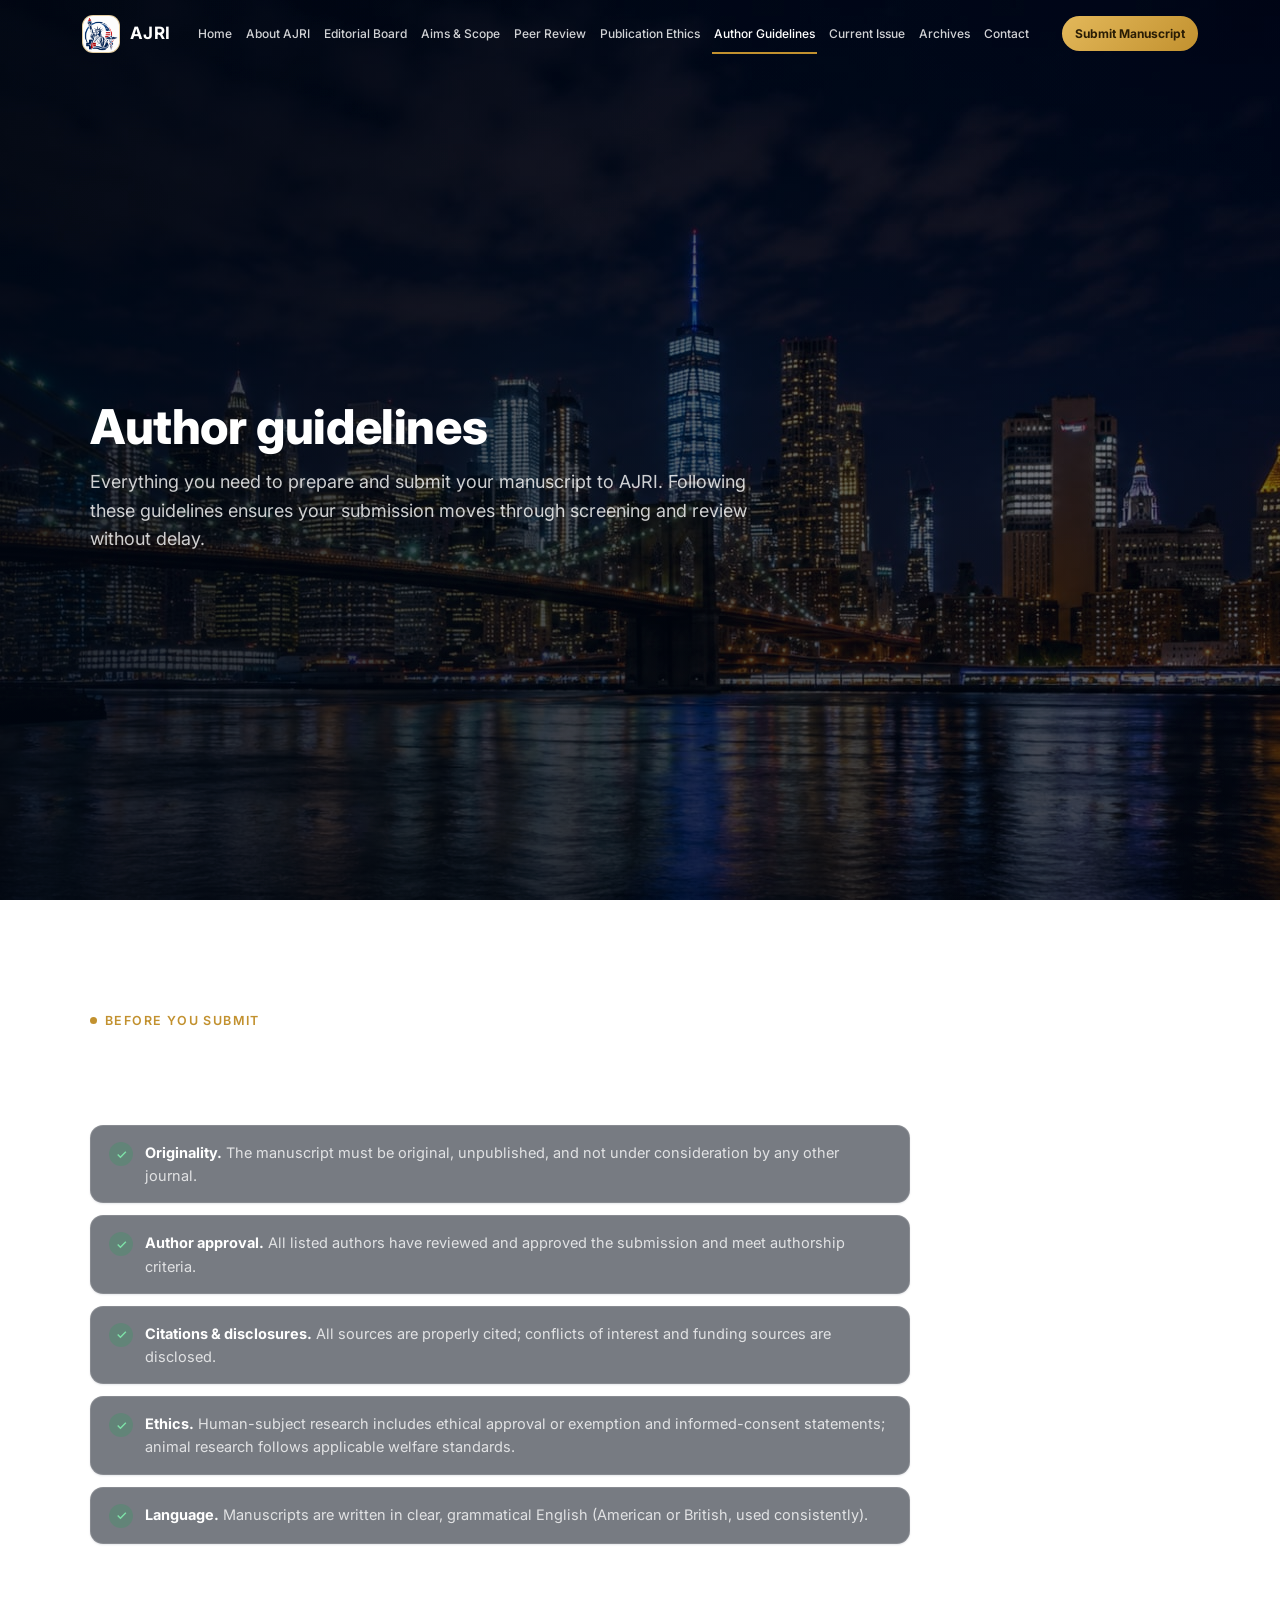
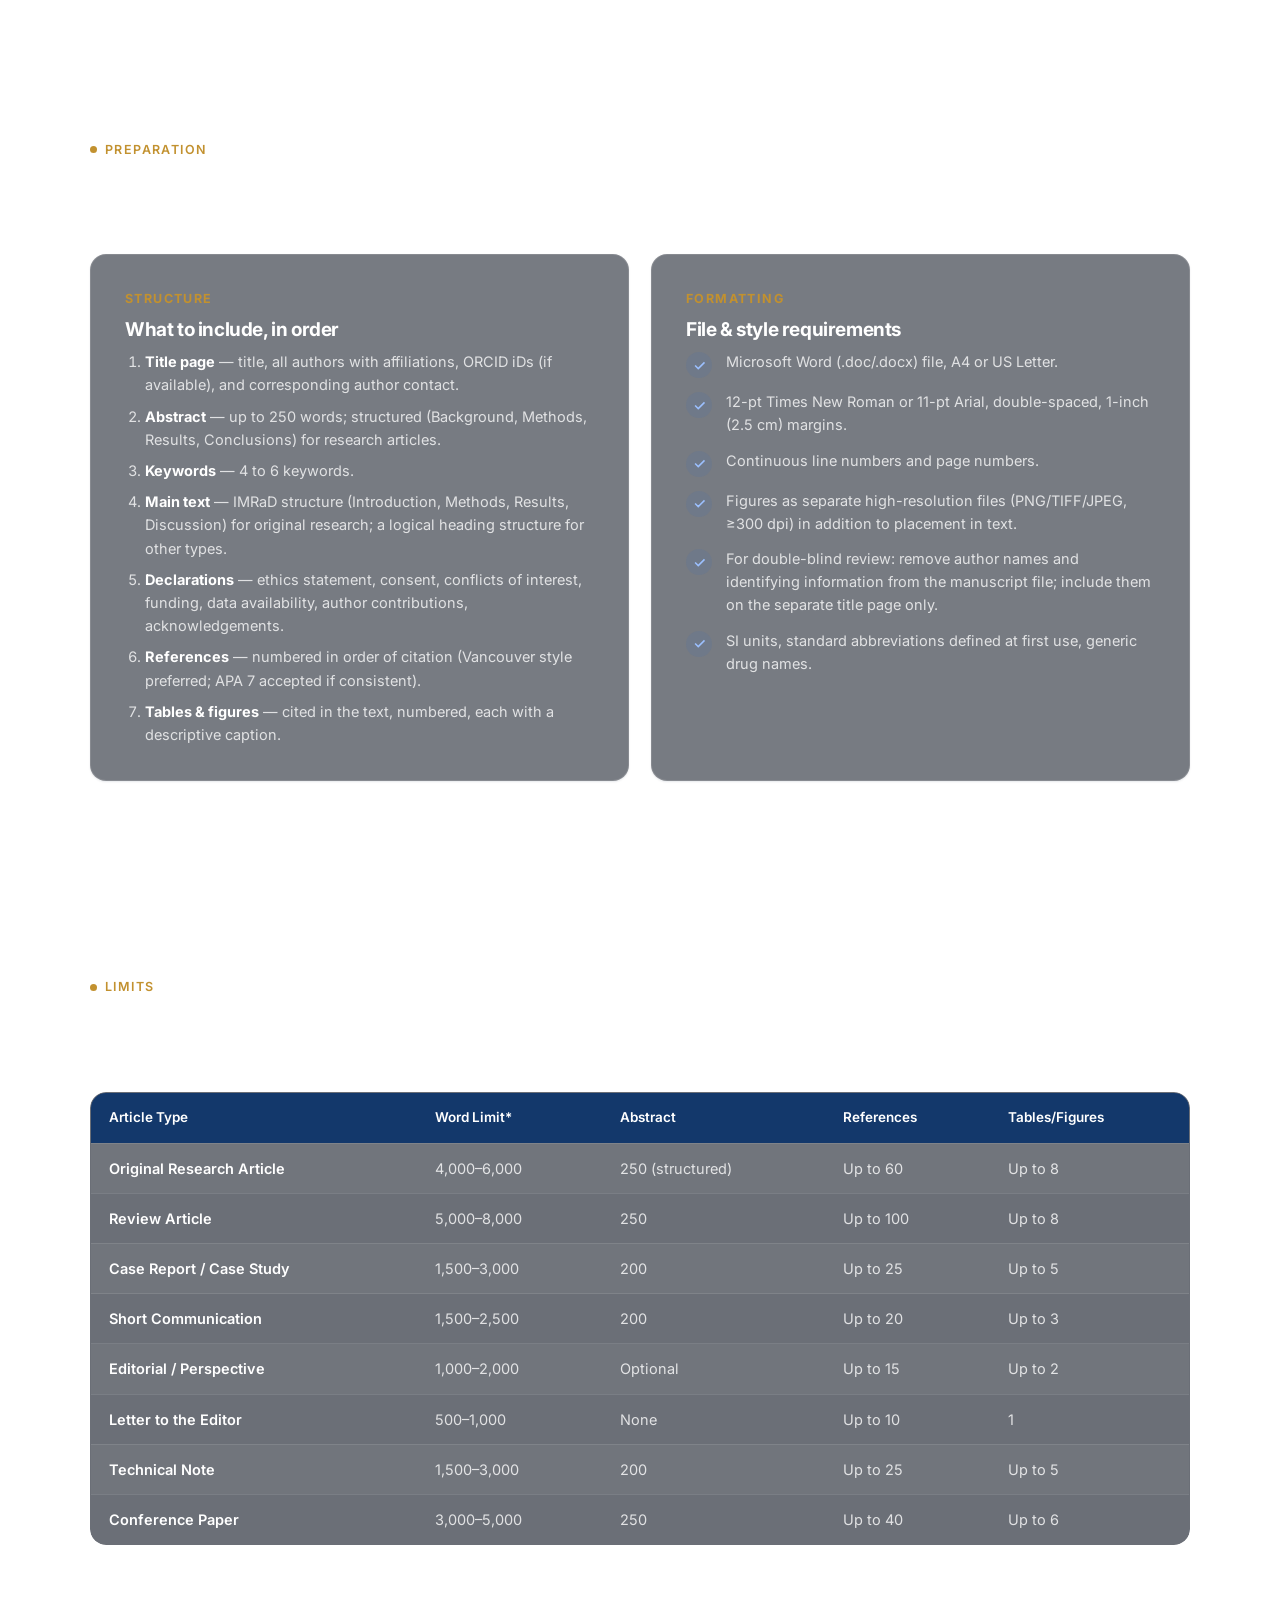
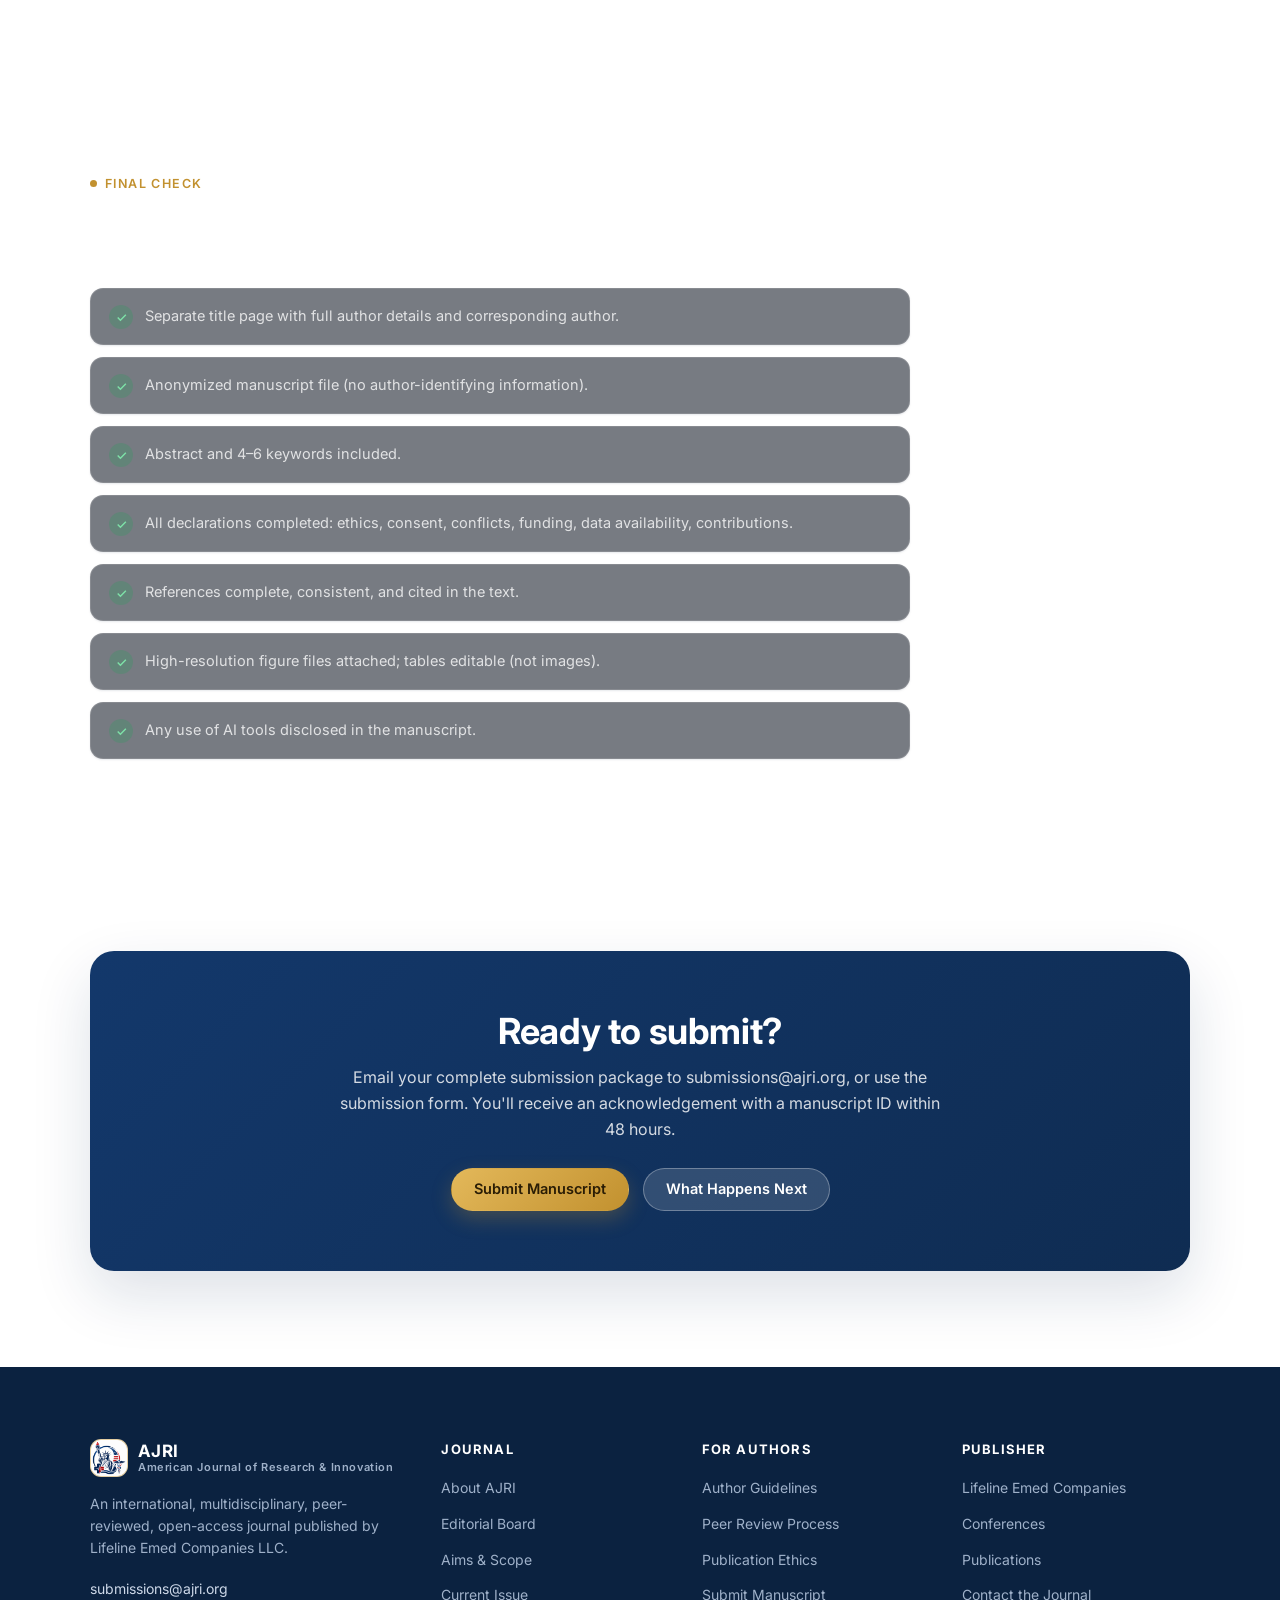
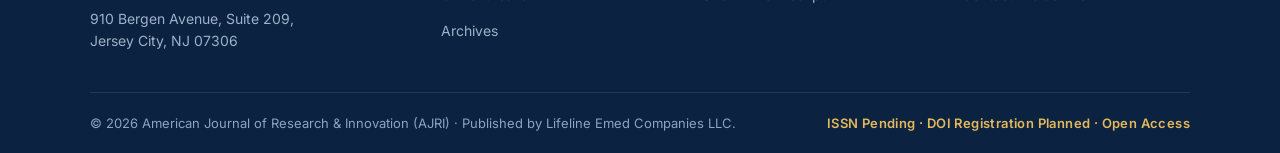
<file: author-guidelines.html>
<!DOCTYPE html>
<html lang="en">
<head>
<meta charset="UTF-8" />
<meta name="viewport" content="width=device-width, initial-scale=1.0" />
<title>Author Guidelines — AJRI</title>
<meta name="description" content="Author guidelines for the American Journal of Research & Innovation (AJRI): manuscript preparation, formatting, word limits, references, and submission checklist." />
<link rel="preconnect" href="https://fonts.googleapis.com" />
<link rel="preconnect" href="https://fonts.gstatic.com" crossorigin />
<link href="https://fonts.googleapis.com/css2?family=Inter:wght@400;500;600;700;800&display=swap" rel="stylesheet" />
<link rel="icon" type="image/png" href="assets/logo.png" />
<link rel="stylesheet" href="assets/styles.css?v=25" />
</head>
<body data-fixed-bg="assets/heroes/journals.jpg">
<div id="site-nav"></div>

<section class="page-head page-head--photo" style="background-image:url('assets/heroes/journals.jpg')">
  <div class="container">
    <h1>Author guidelines</h1>
    <p class="lead">Everything you need to prepare and submit your manuscript to AJRI. Following these guidelines ensures your submission moves through screening and review without delay.</p>
  </div>
</section>

<!-- BASIC REQUIREMENTS -->
<section>
  <div class="container">
    <div class="section-head">
      <span class="eyebrow"><span class="dot"></span> Before You Submit</span>
      <h2 class="h-md">Basic requirements</h2>
    </div>
    <ul class="checklist reveal" style="max-width:820px">
      <li><span class="tick"><svg viewBox="0 0 24 24" fill="none" stroke="currentColor" stroke-width="2.6"><path d="m5 12 5 5L20 7"/></svg></span><p><b>Originality.</b> The manuscript must be original, unpublished, and not under consideration by any other journal.</p></li>
      <li><span class="tick"><svg viewBox="0 0 24 24" fill="none" stroke="currentColor" stroke-width="2.6"><path d="m5 12 5 5L20 7"/></svg></span><p><b>Author approval.</b> All listed authors have reviewed and approved the submission and meet authorship criteria.</p></li>
      <li><span class="tick"><svg viewBox="0 0 24 24" fill="none" stroke="currentColor" stroke-width="2.6"><path d="m5 12 5 5L20 7"/></svg></span><p><b>Citations &amp; disclosures.</b> All sources are properly cited; conflicts of interest and funding sources are disclosed.</p></li>
      <li><span class="tick"><svg viewBox="0 0 24 24" fill="none" stroke="currentColor" stroke-width="2.6"><path d="m5 12 5 5L20 7"/></svg></span><p><b>Ethics.</b> Human-subject research includes ethical approval or exemption and informed-consent statements; animal research follows applicable welfare standards.</p></li>
      <li><span class="tick"><svg viewBox="0 0 24 24" fill="none" stroke="currentColor" stroke-width="2.6"><path d="m5 12 5 5L20 7"/></svg></span><p><b>Language.</b> Manuscripts are written in clear, grammatical English (American or British, used consistently).</p></li>
    </ul>
  </div>
</section>

<!-- STRUCTURE & FORMAT -->
<section class="section--surface">
  <div class="container">
    <div class="section-head">
      <span class="eyebrow"><span class="dot"></span> Preparation</span>
      <h2 class="h-md">Manuscript structure &amp; formatting</h2>
    </div>
    <div class="split">
      <div class="panel reveal">
        <div class="kicker">Structure</div>
        <h3 style="font-size:19px;margin-bottom:10px">What to include, in order</h3>
        <ol style="margin:10px 0 0 20px;display:grid;gap:8px;color:var(--muted);font-size:14.5px">
          <li><b style="color:var(--navy)">Title page</b> — title, all authors with affiliations, ORCID iDs (if available), and corresponding author contact.</li>
          <li><b style="color:var(--navy)">Abstract</b> — up to 250 words; structured (Background, Methods, Results, Conclusions) for research articles.</li>
          <li><b style="color:var(--navy)">Keywords</b> — 4 to 6 keywords.</li>
          <li><b style="color:var(--navy)">Main text</b> — IMRaD structure (Introduction, Methods, Results, Discussion) for original research; a logical heading structure for other types.</li>
          <li><b style="color:var(--navy)">Declarations</b> — ethics statement, consent, conflicts of interest, funding, data availability, author contributions, acknowledgements.</li>
          <li><b style="color:var(--navy)">References</b> — numbered in order of citation (Vancouver style preferred; APA 7 accepted if consistent).</li>
          <li><b style="color:var(--navy)">Tables &amp; figures</b> — cited in the text, numbered, each with a descriptive caption.</li>
        </ol>
      </div>
      <div class="panel reveal">
        <div class="kicker">Formatting</div>
        <h3 style="font-size:19px;margin-bottom:10px">File &amp; style requirements</h3>
        <ul style="list-style:none;display:grid;gap:12px;margin-top:8px">
          <li class="feature"><span class="tick"><svg viewBox="0 0 24 24" fill="none" stroke="currentColor" stroke-width="2.4"><path d="m5 12 5 5L20 7"/></svg></span><p style="color:var(--muted);font-size:14.5px">Microsoft Word (.doc/.docx) file, A4 or US Letter.</p></li>
          <li class="feature"><span class="tick"><svg viewBox="0 0 24 24" fill="none" stroke="currentColor" stroke-width="2.4"><path d="m5 12 5 5L20 7"/></svg></span><p style="color:var(--muted);font-size:14.5px">12-pt Times New Roman or 11-pt Arial, double-spaced, 1-inch (2.5 cm) margins.</p></li>
          <li class="feature"><span class="tick"><svg viewBox="0 0 24 24" fill="none" stroke="currentColor" stroke-width="2.4"><path d="m5 12 5 5L20 7"/></svg></span><p style="color:var(--muted);font-size:14.5px">Continuous line numbers and page numbers.</p></li>
          <li class="feature"><span class="tick"><svg viewBox="0 0 24 24" fill="none" stroke="currentColor" stroke-width="2.4"><path d="m5 12 5 5L20 7"/></svg></span><p style="color:var(--muted);font-size:14.5px">Figures as separate high-resolution files (PNG/TIFF/JPEG, ≥300 dpi) in addition to placement in text.</p></li>
          <li class="feature"><span class="tick"><svg viewBox="0 0 24 24" fill="none" stroke="currentColor" stroke-width="2.4"><path d="m5 12 5 5L20 7"/></svg></span><p style="color:var(--muted);font-size:14.5px">For double-blind review: remove author names and identifying information from the manuscript file; include them on the separate title page only.</p></li>
          <li class="feature"><span class="tick"><svg viewBox="0 0 24 24" fill="none" stroke="currentColor" stroke-width="2.4"><path d="m5 12 5 5L20 7"/></svg></span><p style="color:var(--muted);font-size:14.5px">SI units, standard abbreviations defined at first use, generic drug names.</p></li>
        </ul>
      </div>
    </div>
  </div>
</section>

<!-- WORD LIMITS -->
<section>
  <div class="container">
    <div class="section-head">
      <span class="eyebrow"><span class="dot"></span> Limits</span>
      <h2 class="h-md">Word limits by article type</h2>
    </div>
    <div class="gtable-wrap reveal">
      <table class="gtable">
        <tr><th>Article Type</th><th>Word Limit*</th><th>Abstract</th><th>References</th><th>Tables/Figures</th></tr>
        <tr><td>Original Research Article</td><td>4,000–6,000</td><td>250 (structured)</td><td>Up to 60</td><td>Up to 8</td></tr>
        <tr><td>Review Article</td><td>5,000–8,000</td><td>250</td><td>Up to 100</td><td>Up to 8</td></tr>
        <tr><td>Case Report / Case Study</td><td>1,500–3,000</td><td>200</td><td>Up to 25</td><td>Up to 5</td></tr>
        <tr><td>Short Communication</td><td>1,500–2,500</td><td>200</td><td>Up to 20</td><td>Up to 3</td></tr>
        <tr><td>Editorial / Perspective</td><td>1,000–2,000</td><td>Optional</td><td>Up to 15</td><td>Up to 2</td></tr>
        <tr><td>Letter to the Editor</td><td>500–1,000</td><td>None</td><td>Up to 10</td><td>1</td></tr>
        <tr><td>Technical Note</td><td>1,500–3,000</td><td>200</td><td>Up to 25</td><td>Up to 5</td></tr>
        <tr><td>Conference Paper</td><td>3,000–5,000</td><td>250</td><td>Up to 40</td><td>Up to 6</td></tr>
      </table>
    </div>
    <p style="color:var(--muted);font-size:13px;margin-top:12px">*Word counts exclude the abstract, references, tables, and figure captions. Editors may allow reasonable exceptions on request.</p>
  </div>
</section>

<!-- SUBMISSION CHECKLIST -->
<section class="section--surface">
  <div class="container">
    <div class="section-head">
      <span class="eyebrow"><span class="dot"></span> Final Check</span>
      <h2 class="h-md">Submission checklist</h2>
    </div>
    <ul class="checklist reveal" style="max-width:820px">
      <li><span class="tick"><svg viewBox="0 0 24 24" fill="none" stroke="currentColor" stroke-width="2.6"><path d="m5 12 5 5L20 7"/></svg></span><p>Separate title page with full author details and corresponding author.</p></li>
      <li><span class="tick"><svg viewBox="0 0 24 24" fill="none" stroke="currentColor" stroke-width="2.6"><path d="m5 12 5 5L20 7"/></svg></span><p>Anonymized manuscript file (no author-identifying information).</p></li>
      <li><span class="tick"><svg viewBox="0 0 24 24" fill="none" stroke="currentColor" stroke-width="2.6"><path d="m5 12 5 5L20 7"/></svg></span><p>Abstract and 4–6 keywords included.</p></li>
      <li><span class="tick"><svg viewBox="0 0 24 24" fill="none" stroke="currentColor" stroke-width="2.6"><path d="m5 12 5 5L20 7"/></svg></span><p>All declarations completed: ethics, consent, conflicts, funding, data availability, contributions.</p></li>
      <li><span class="tick"><svg viewBox="0 0 24 24" fill="none" stroke="currentColor" stroke-width="2.6"><path d="m5 12 5 5L20 7"/></svg></span><p>References complete, consistent, and cited in the text.</p></li>
      <li><span class="tick"><svg viewBox="0 0 24 24" fill="none" stroke="currentColor" stroke-width="2.6"><path d="m5 12 5 5L20 7"/></svg></span><p>High-resolution figure files attached; tables editable (not images).</p></li>
      <li><span class="tick"><svg viewBox="0 0 24 24" fill="none" stroke="currentColor" stroke-width="2.6"><path d="m5 12 5 5L20 7"/></svg></span><p>Any use of AI tools disclosed in the manuscript.</p></li>
    </ul>
  </div>
</section>

<section>
  <div class="container">
    <div class="cta-band reveal">
      <h2>Ready to submit?</h2>
      <p>Email your complete submission package to submissions@ajri.org, or use the submission form. You'll receive an acknowledgement with a manuscript ID within 48 hours.</p>
      <div class="row">
        <a class="btn btn--gold" href="submit-manuscript.html">Submit Manuscript</a>
        <a class="btn btn--light" href="peer-review.html">What Happens Next</a>
      </div>
    </div>
  </div>
</section>

<div id="site-footer"></div>
<script src="assets/main.js?v=11"></script>
</body>
</html>
</file>
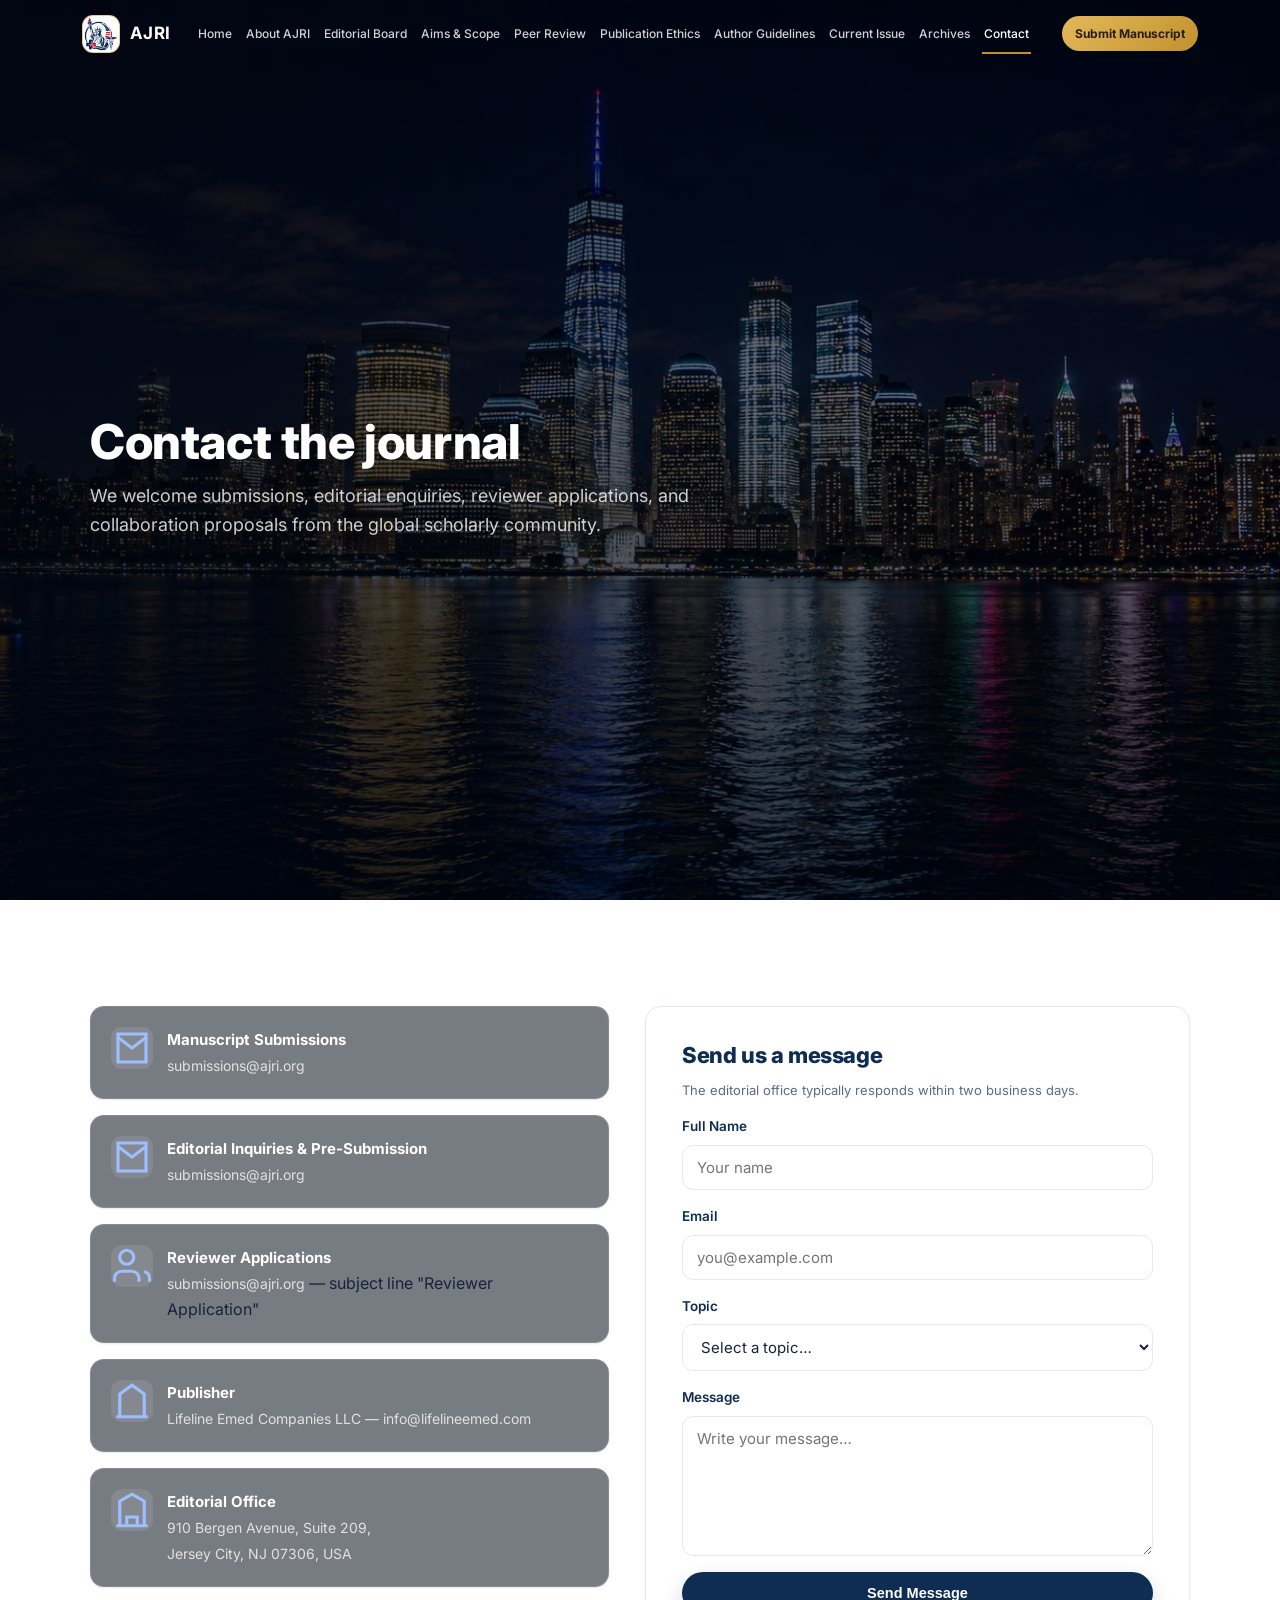
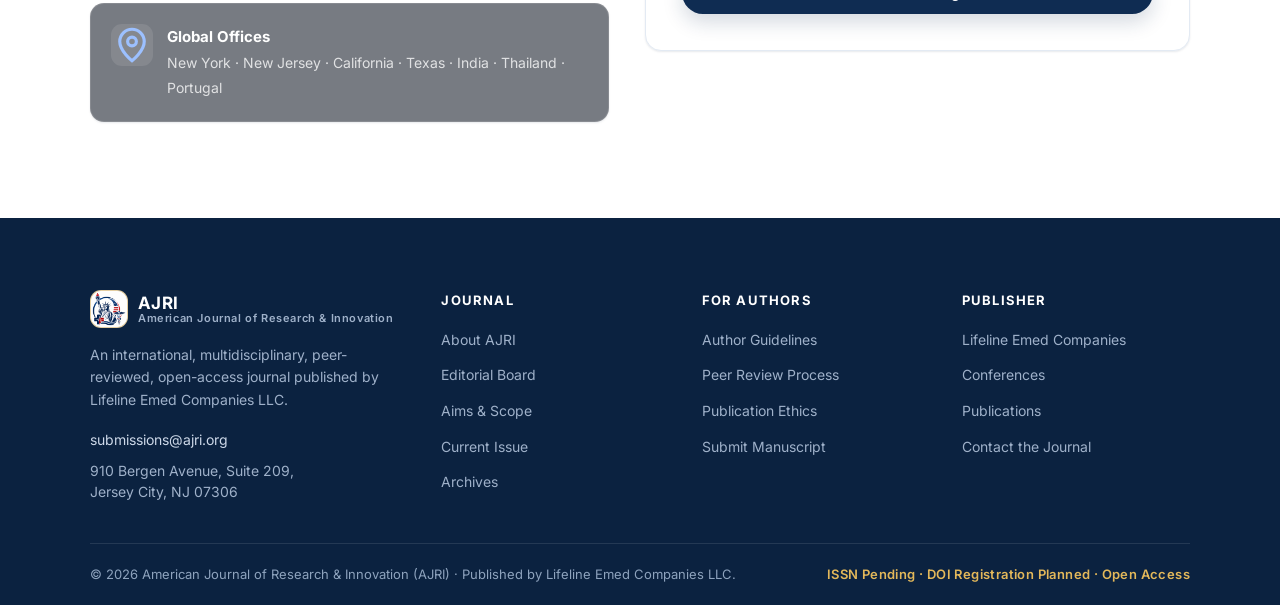
<file: contact.html>
<!DOCTYPE html>
<html lang="en">
<head>
<meta charset="UTF-8" />
<meta name="viewport" content="width=device-width, initial-scale=1.0" />
<title>Contact — AJRI</title>
<meta name="description" content="Contact the American Journal of Research & Innovation (AJRI): manuscript submissions, editorial inquiries, and reviewer applications." />
<link rel="preconnect" href="https://fonts.googleapis.com" />
<link rel="preconnect" href="https://fonts.gstatic.com" crossorigin />
<link href="https://fonts.googleapis.com/css2?family=Inter:wght@400;500;600;700;800&display=swap" rel="stylesheet" />
<link rel="icon" type="image/png" href="assets/logo.png" />
<link rel="stylesheet" href="assets/styles.css?v=25" />
</head>
<body data-fixed-bg="assets/heroes/contact.jpg">
<div id="site-nav"></div>

<section class="page-head page-head--photo" style="background-image:url('assets/heroes/contact.jpg')">
  <div class="container">
    <h1>Contact the journal</h1>
    <p class="lead">We welcome submissions, editorial enquiries, reviewer applications, and collaboration proposals from the global scholarly community.</p>
  </div>
</section>

<section>
  <div class="container">
    <div class="auth-wrap auth-wrap--contact" style="align-items:start">
      <!-- info -->
      <div class="reveal" style="display:grid;gap:16px">
        <div class="info-card"><i><svg viewBox="0 0 24 24" fill="none" stroke="currentColor" stroke-width="1.8"><path d="M4 4h16v16H4z"/><path d="m4 6 8 6 8-6"/></svg></i><div><b>Manuscript Submissions</b><br><a href="mailto:submissions@ajri.org">submissions@ajri.org</a></div></div>
        <div class="info-card"><i><svg viewBox="0 0 24 24" fill="none" stroke="currentColor" stroke-width="1.8"><path d="M4 4h16v16H4z"/><path d="m4 6 8 6 8-6"/></svg></i><div><b>Editorial Inquiries &amp; Pre-Submission</b><br><a href="mailto:submissions@ajri.org">submissions@ajri.org</a></div></div>
        <div class="info-card"><i><svg viewBox="0 0 24 24" fill="none" stroke="currentColor" stroke-width="1.8"><path d="M16 21v-2a4 4 0 0 0-4-4H6a4 4 0 0 0-4 4v2"/><circle cx="9" cy="7" r="4"/><path d="M22 21v-2a4 4 0 0 0-3-3.87"/></svg></i><div><b>Reviewer Applications</b><br><a href="mailto:submissions@ajri.org">submissions@ajri.org</a> — subject line "Reviewer Application"</div></div>
        <div class="info-card"><i><svg viewBox="0 0 24 24" fill="none" stroke="currentColor" stroke-width="1.8"><path d="M3 21h18M5 21V8l7-5 7 5v13"/></svg></i><div><b>Publisher</b><br><span>Lifeline Emed Companies LLC — <a href="mailto:info@lifelineemed.com">info@lifelineemed.com</a></span></div></div>
        <div class="info-card"><i><svg viewBox="0 0 24 24" fill="none" stroke="currentColor" stroke-width="1.8"><path d="M3 21h18M5 21V7l7-4 7 4v14M9 21v-5h6v5M9 10h.01M15 10h.01M9 13.5h.01M15 13.5h.01"/></svg></i><div><b>Editorial Office</b><br><span>910 Bergen Avenue, Suite 209,<br>Jersey City, NJ 07306, USA</span></div></div>
        <div class="info-card"><i><svg viewBox="0 0 24 24" fill="none" stroke="currentColor" stroke-width="1.8"><path d="M12 21s-7-5.5-7-11a7 7 0 0 1 14 0c0 5.5-7 11-7 11Z"/><circle cx="12" cy="10" r="2.5"/></svg></i><div><b>Global Offices</b><br><span>New York · New Jersey · California · Texas · India · Thailand · Portugal</span></div></div>
      </div>

      <!-- form -->
      <form class="form reveal" data-demo>
        <h2 class="h-md" style="font-size:22px">Send us a message</h2>
        <p class="note" style="margin-top:-4px">The editorial office typically responds within two business days.</p>
        <div class="field"><label for="name">Full Name</label><input id="name" name="name" type="text" placeholder="Your name" required /></div>
        <div class="field"><label for="email">Email</label><input id="email" name="email" type="email" placeholder="you@example.com" required /></div>
        <div class="field"><label for="topic">Topic</label>
          <select id="topic" name="topic" required>
            <option value="">Select a topic…</option>
            <option>Manuscript submission</option>
            <option>Status of my submission</option>
            <option>Pre-submission enquiry</option>
            <option>Reviewer application</option>
            <option>Editorial board interest</option>
            <option>Publication ethics concern</option>
            <option>Other</option>
          </select>
        </div>
        <div class="field"><label for="message">Message</label><textarea id="message" name="message" placeholder="Write your message…" required></textarea></div>
        <button class="btn btn--primary" type="submit">Send Message</button>
        <p class="note" data-msg style="display:none;color:#1d8a4f;font-weight:600">✓ Thank you — your message has been recorded. We'll be in touch.</p>
      </form>
    </div>
  </div>
</section>

<div id="site-footer"></div>
<script src="assets/main.js?v=11"></script>
</body>
</html>
</file>
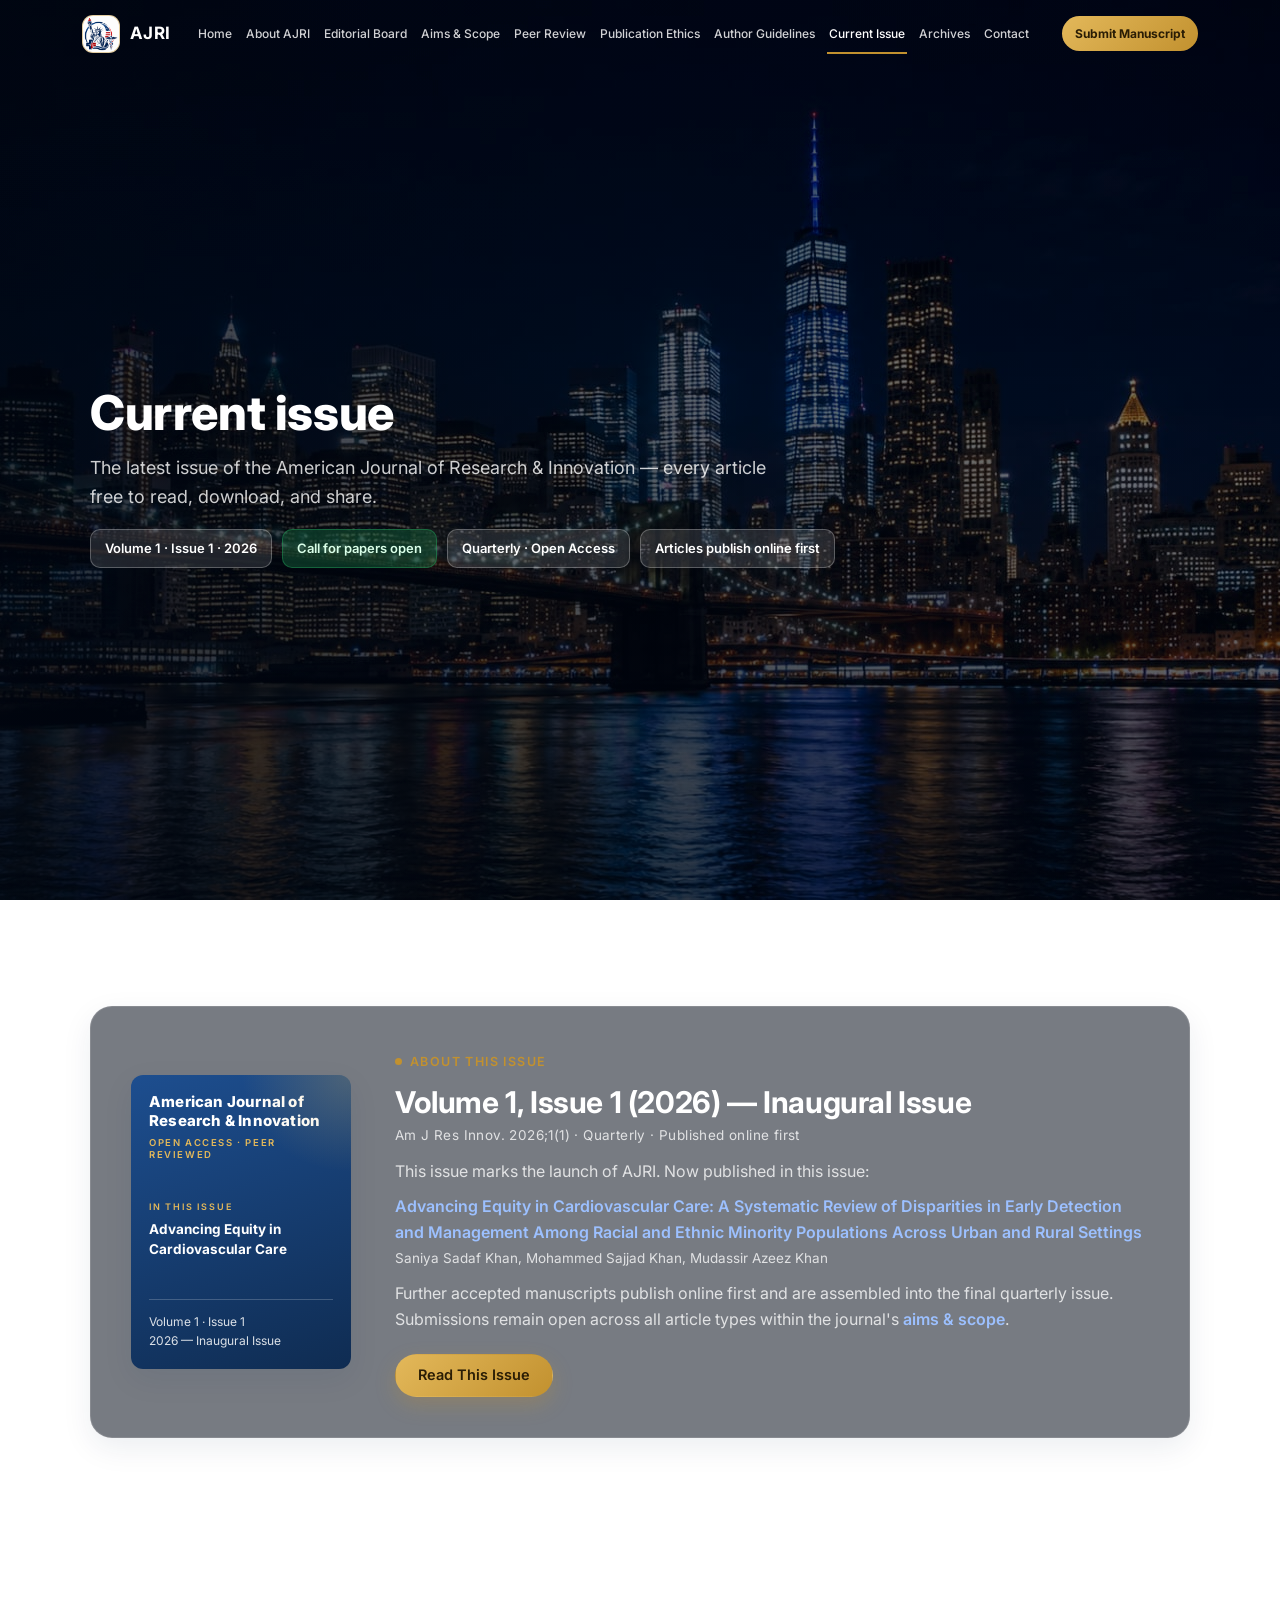
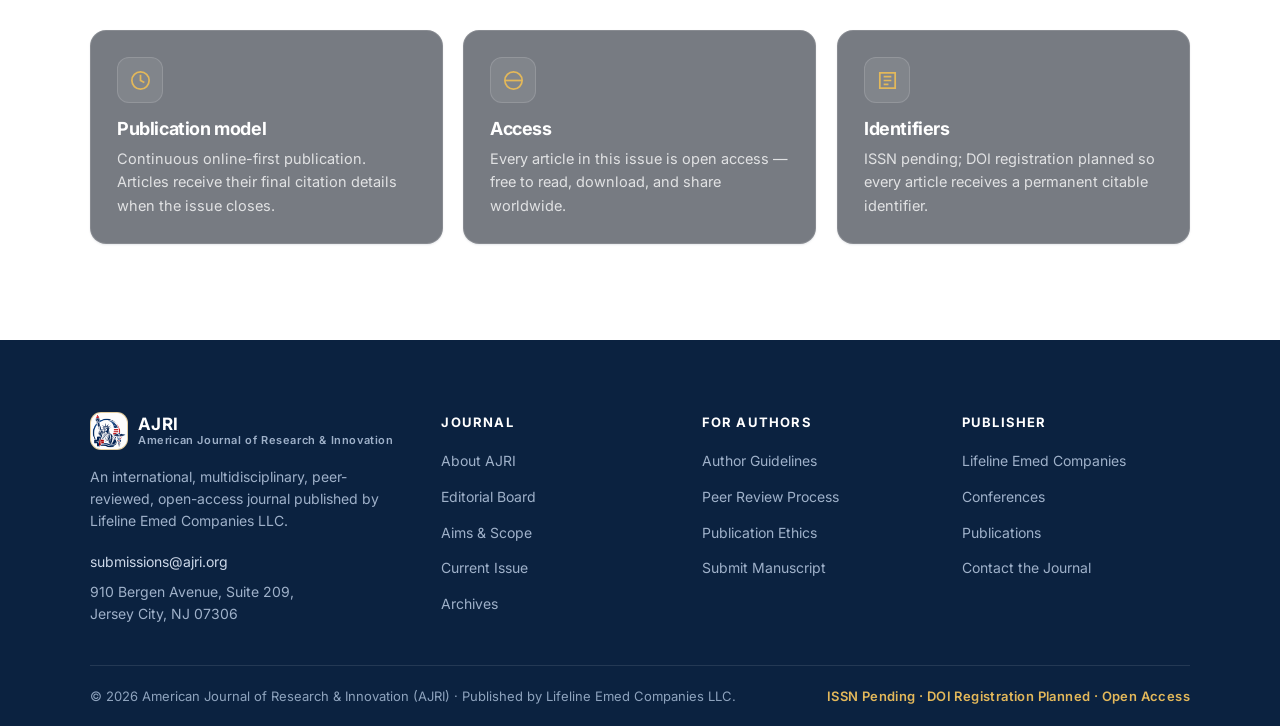
<file: current-issue.html>
<!DOCTYPE html>
<html lang="en">
<head>
<meta charset="UTF-8" />
<meta name="viewport" content="width=device-width, initial-scale=1.0" />
<title>Current Issue — Volume 1, Issue 1 (2026) — AJRI</title>
<meta name="description" content="Current issue of the American Journal of Research & Innovation (AJRI): Volume 1, Issue 1, 2026 — the inaugural issue." />
<link rel="preconnect" href="https://fonts.googleapis.com" />
<link rel="preconnect" href="https://fonts.gstatic.com" crossorigin />
<link href="https://fonts.googleapis.com/css2?family=Inter:wght@400;500;600;700;800&display=swap" rel="stylesheet" />
<link rel="icon" type="image/png" href="assets/logo.png" />
<link rel="stylesheet" href="assets/styles.css?v=25" />
</head>
<body data-fixed-bg="assets/heroes/publications.jpg">
<div id="site-nav"></div>

<section class="page-head page-head--photo" style="background-image:url('assets/heroes/publications.jpg')">
  <div class="container">
    <h1>Current issue</h1>
    <p class="lead">The latest issue of the American Journal of Research &amp; Innovation — every article free to read, download, and share.</p>
    <div class="meta-chips">
      <span class="chip">Volume 1 · Issue 1 · 2026</span>
      <span class="chip live">Call for papers open</span>
      <span class="chip">Quarterly · Open Access</span>
      <span class="chip">Articles publish online first</span>
    </div>
  </div>
</section>

<!-- ISSUE OVERVIEW -->
<section>
  <div class="container">
    <div class="issue-hero reveal">
      <div class="issue-cover">
        <div class="jt">American Journal of Research &amp; Innovation<span>Open Access · Peer Reviewed</span></div>
        <div class="feat"><span>In This Issue</span>Advancing Equity in Cardiovascular Care</div>
        <div class="vol">Volume 1 · Issue 1<br>2026 — Inaugural Issue</div>
      </div>
      <div>
        <span class="eyebrow"><span class="dot"></span> About This Issue</span>
        <h2>Volume 1, Issue 1 (2026) — Inaugural Issue</h2>
        <p style="margin-top:6px;font-size:13.5px;letter-spacing:.4px;color:var(--muted)">Am J Res Innov. 2026;1(1) · Quarterly · Published online first</p>
        <p style="margin-top:12px">This issue marks the launch of AJRI. Now published in this issue:</p>
        <p style="margin-top:10px"><a href="article-advancing-equity-cardiovascular-care.html" style="color:var(--blue);font-weight:600">Advancing Equity in Cardiovascular Care: A Systematic Review of Disparities in Early Detection and Management Among Racial and Ethnic Minority Populations Across Urban and Rural Settings</a><br><span style="font-size:13.5px;color:var(--muted)">Saniya Sadaf Khan, Mohammed Sajjad Khan, Mudassir Azeez Khan</span></p>
        <p style="margin-top:10px">Further accepted manuscripts publish online first and are assembled into the final quarterly issue. Submissions remain open across all article types within the journal's <a href="aims-scope.html" style="color:var(--blue);font-weight:600">aims &amp; scope</a>.</p>
        <div style="display:flex;gap:12px;flex-wrap:wrap;margin-top:22px">
          <a class="btn btn--gold" href="article-advancing-equity-cardiovascular-care.html">Read This Issue</a>
        </div>
      </div>
    </div>
  </div>
</section>

<!-- ISSUE INFO -->
<section>
  <div class="container">
    <div class="grid grid-3">
      <div class="card reveal"><div class="card__icon"><svg viewBox="0 0 24 24" fill="none" stroke="currentColor" stroke-width="1.8"><path d="M12 6v6l4 2"/><circle cx="12" cy="12" r="9"/></svg></div><h3>Publication model</h3><p>Continuous online-first publication. Articles receive their final citation details when the issue closes.</p></div>
      <div class="card reveal"><div class="card__icon"><svg viewBox="0 0 24 24" fill="none" stroke="currentColor" stroke-width="1.8"><circle cx="12" cy="12" r="9"/><path d="M3 12h18"/></svg></div><h3>Access</h3><p>Every article in this issue is open access — free to read, download, and share worldwide.</p></div>
      <div class="card reveal"><div class="card__icon"><svg viewBox="0 0 24 24" fill="none" stroke="currentColor" stroke-width="1.8"><path d="M4 4h16v16H4z"/><path d="M8 8h8M8 12h8M8 16h5"/></svg></div><h3>Identifiers</h3><p>ISSN pending; DOI registration planned so every article receives a permanent citable identifier.</p></div>
    </div>
  </div>
</section>

<div id="site-footer"></div>
<script src="assets/main.js?v=11"></script>
</body>
</html>
</file>
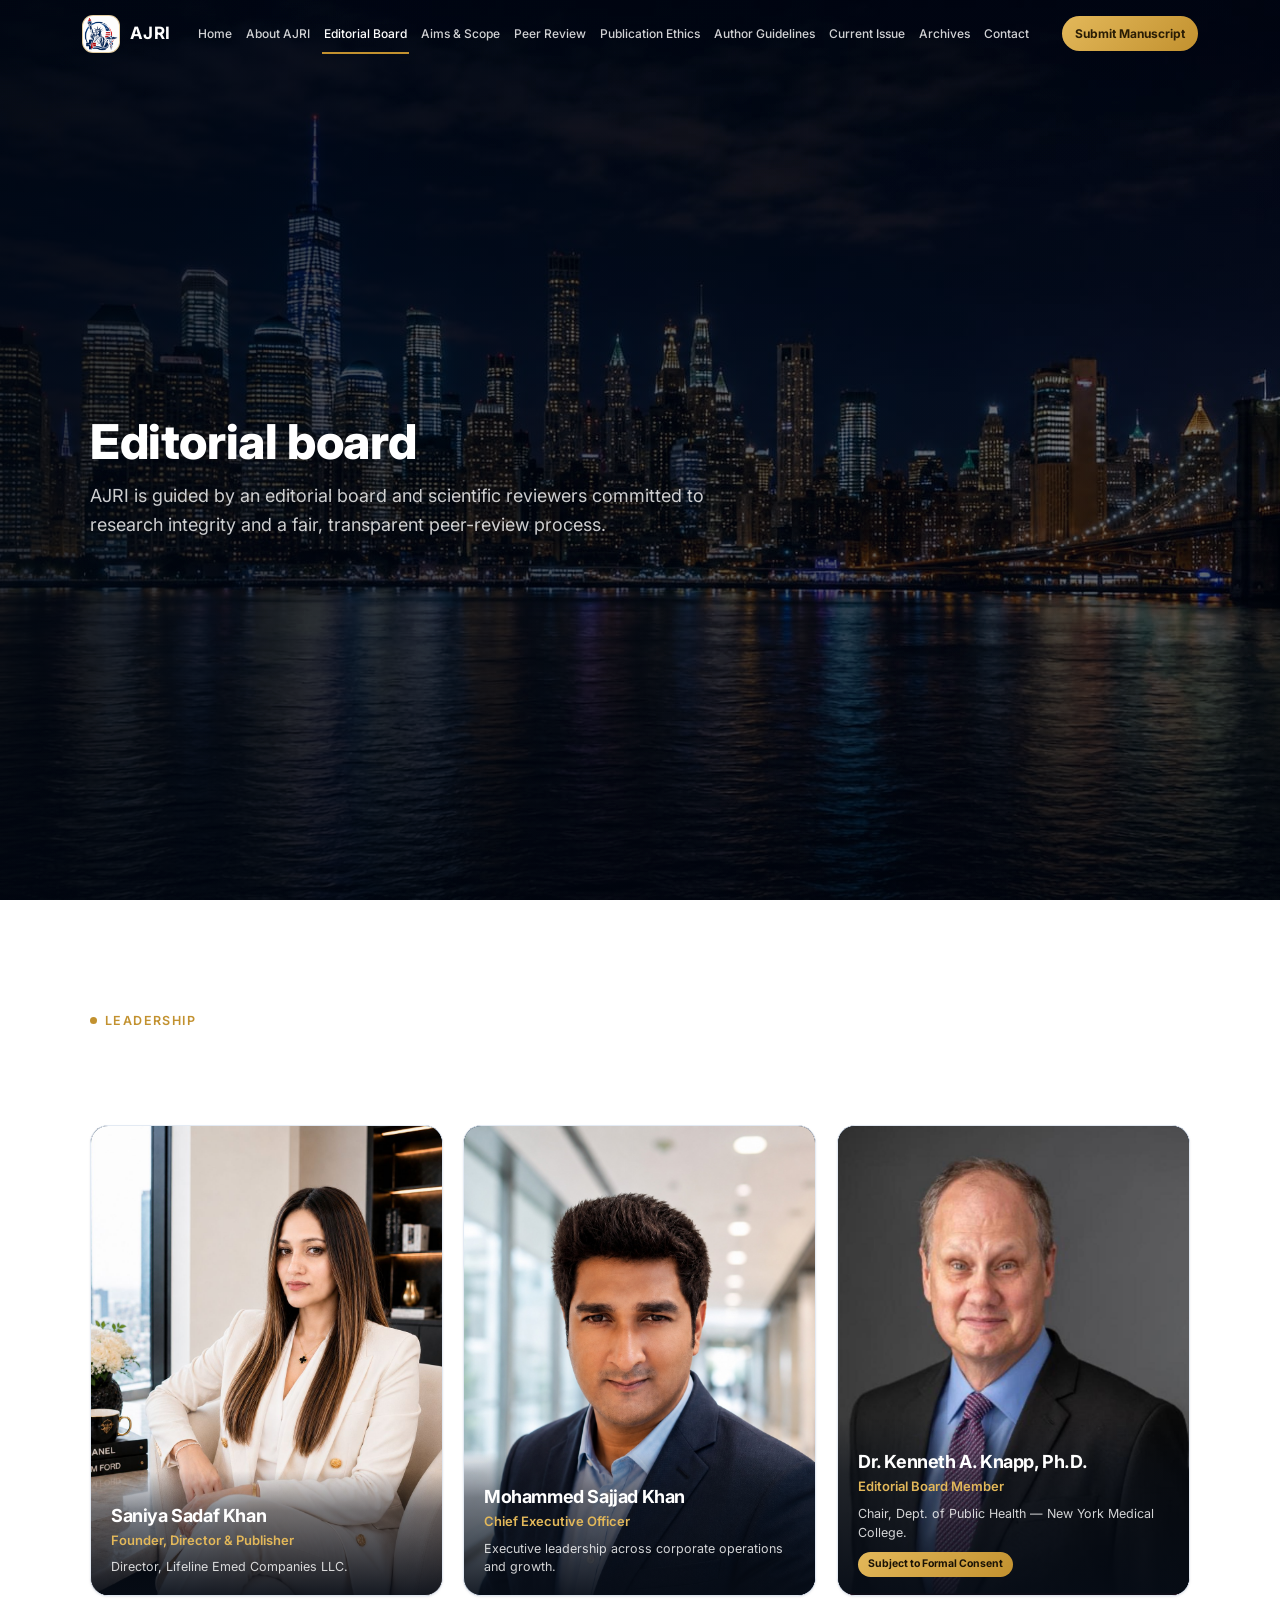
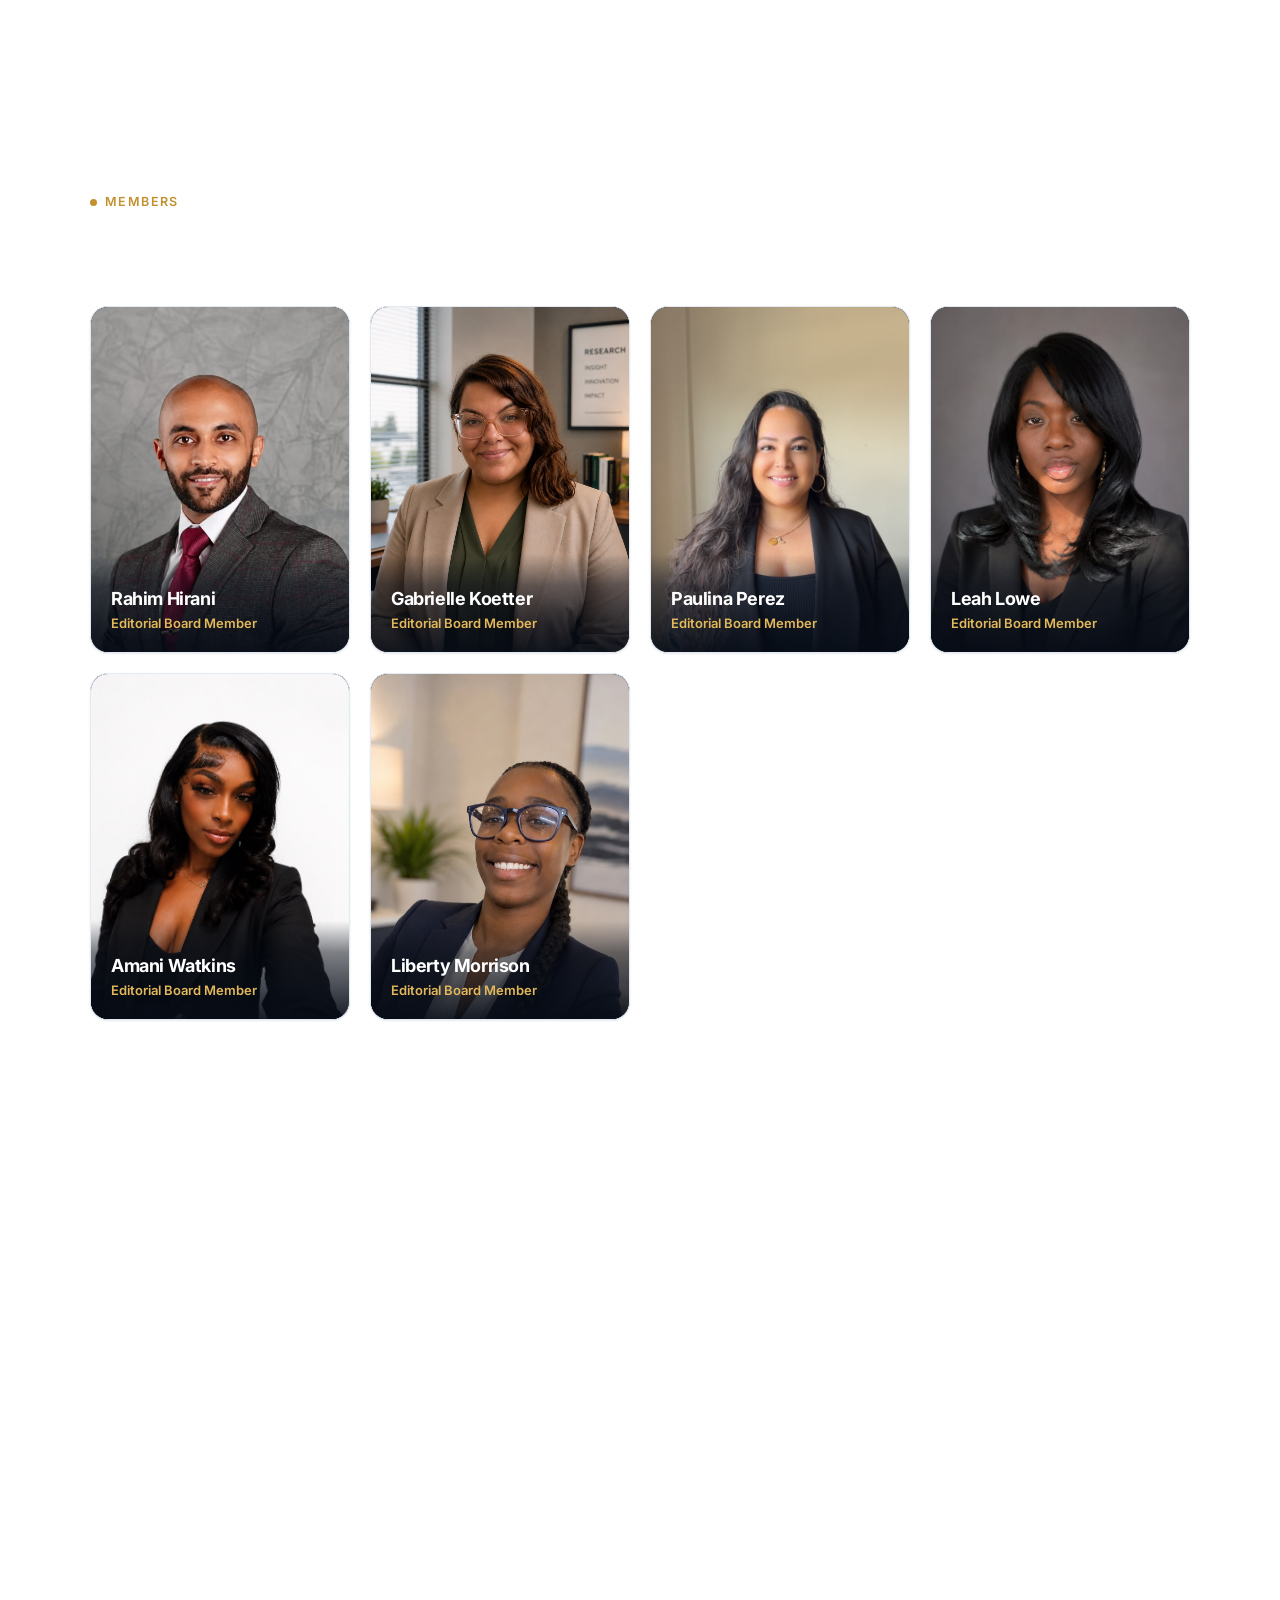
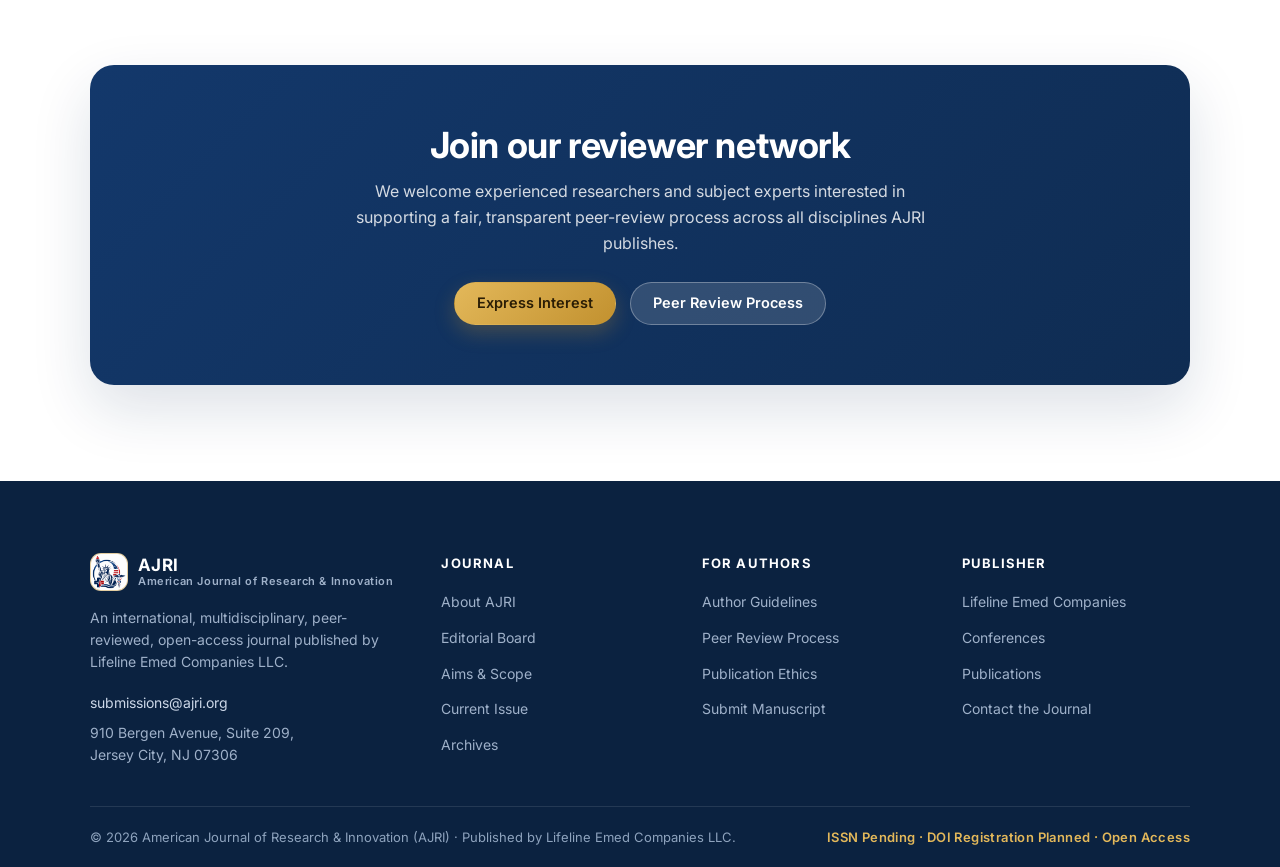
<file: editorial-board.html>
<!DOCTYPE html>
<html lang="en">
<head>
<meta charset="UTF-8" />
<meta name="viewport" content="width=device-width, initial-scale=1.0" />
<title>Editorial Board — AJRI</title>
<meta name="description" content="The editorial board of the American Journal of Research & Innovation (AJRI): editorial leadership, board members, and scientific reviewers." />
<link rel="preconnect" href="https://fonts.googleapis.com" />
<link rel="preconnect" href="https://fonts.gstatic.com" crossorigin />
<link href="https://fonts.googleapis.com/css2?family=Inter:wght@400;500;600;700;800&display=swap" rel="stylesheet" />
<link rel="icon" type="image/png" href="assets/logo.png" />
<link rel="stylesheet" href="assets/styles.css?v=25" />
</head>
<body data-fixed-bg="assets/heroes/editorial-board.jpg">
<div id="site-nav"></div>

<section class="page-head page-head--photo" style="background-image:url('assets/heroes/editorial-board.jpg')">
  <div class="container">
    <h1>Editorial board</h1>
    <p class="lead">AJRI is guided by an editorial board and scientific reviewers committed to research integrity and a fair, transparent peer-review process.</p>
  </div>
</section>

<!-- LEADERSHIP -->
<section>
  <div class="container">
    <div class="section-head">
      <span class="eyebrow"><span class="dot"></span> Leadership</span>
      <h2 class="h-md">Editorial leadership</h2>
    </div>
    <div class="grid grid-3">
      <div class="member-card reveal"><div class="ph"><img src="assets/board/saniya-sadaf-khan.jpg" alt="Saniya Sadaf Khan" loading="lazy" /></div><div class="info"><h3>Saniya Sadaf Khan</h3><div class="role">Founder, Director &amp; Publisher</div><p>Director, Lifeline Emed Companies LLC.</p></div></div>
      <div class="member-card reveal"><div class="ph"><img src="assets/board/mohammed-sajjad-khan.jpg" alt="Mohammed Sajjad Khan" loading="lazy" /></div><div class="info"><h3>Mohammed Sajjad Khan</h3><div class="role">Chief Executive Officer</div><p>Executive leadership across corporate operations and growth.</p></div></div>
      <div class="member-card reveal"><div class="ph"><img src="assets/board/kenneth-knapp.jpg" alt="Dr. Kenneth A. Knapp" loading="lazy" /></div><div class="info"><h3>Dr. Kenneth A. Knapp, Ph.D.</h3><div class="role">Editorial Board Member</div><p>Chair, Dept. of Public Health — New York Medical College.</p><span class="badge">Subject to Formal Consent</span></div></div>
    </div>
  </div>
</section>

<!-- MEMBERS -->
<section class="section--surface">
  <div class="container">
    <div class="section-head">
      <span class="eyebrow"><span class="dot"></span> Members</span>
      <h2 class="h-md">Editorial board members</h2>
    </div>
    <div class="grid grid-4">
      <div class="member-card reveal"><div class="ph"><img src="assets/board/rahim-hirani.jpg" alt="Rahim Hirani" loading="lazy" /></div><div class="info"><h3>Rahim Hirani</h3><div class="role">Editorial Board Member</div></div></div>
      <div class="member-card reveal"><div class="ph"><img src="assets/board/gabrielle-koetter.jpg" alt="Gabrielle Koetter" loading="lazy" /></div><div class="info"><h3>Gabrielle Koetter</h3><div class="role">Editorial Board Member</div></div></div>
      <div class="member-card reveal"><div class="ph"><img src="assets/board/paulina-perez.jpg" alt="Paulina Perez" loading="lazy" /></div><div class="info"><h3>Paulina Perez</h3><div class="role">Editorial Board Member</div></div></div>
      <div class="member-card reveal"><div class="ph"><img src="assets/board/leah-lowe.jpg" alt="Leah Lowe" loading="lazy" /></div><div class="info"><h3>Leah Lowe</h3><div class="role">Editorial Board Member</div></div></div>
      <div class="member-card reveal"><div class="ph"><img src="assets/board/amani-watkins.jpg" alt="Amani Watkins" loading="lazy" /></div><div class="info"><h3>Amani Watkins</h3><div class="role">Editorial Board Member</div></div></div>
      <div class="member-card reveal"><div class="ph"><img src="assets/board/liberty-morrison.jpg" alt="Liberty Morrison" loading="lazy" /></div><div class="info"><h3>Liberty Morrison</h3><div class="role">Editorial Board Member</div></div></div>
    </div>
  </div>
</section>

<!-- REVIEWERS -->
<section>
  <div class="container">
    <div class="split">
      <div class="panel reveal">
        <div class="kicker">Scientific Reviewers</div>
        <h2 class="h-md" style="font-size:24px">Peer-review panel</h2>
        <p style="color:var(--muted);margin-top:12px">Scientific reviewers include <b style="color:var(--navy)">Dr. Kenneth A. Knapp, Ph.D.</b> (Public Health and Research Reviewer), with additional international experts pending appointment.</p>
      </div>
      <div class="panel reveal">
        <div class="kicker">Areas of Expertise</div>
        <h2 class="h-md" style="font-size:24px">Reviewer focus</h2>
        <div class="pill-list">
          <span>Public Health</span><span>Epidemiology</span><span>Health Education</span>
          <span>Research Methodology</span><span>Academic Leadership</span><span>Doctoral Education</span>
        </div>
      </div>
    </div>
  </div>
</section>

<section class="section--surface">
  <div class="container">
    <div class="cta-band reveal">
      <h2>Join our reviewer network</h2>
      <p>We welcome experienced researchers and subject experts interested in supporting a fair, transparent peer-review process across all disciplines AJRI publishes.</p>
      <div class="row">
        <a class="btn btn--gold" href="contact.html">Express Interest</a>
        <a class="btn btn--light" href="peer-review.html">Peer Review Process</a>
      </div>
    </div>
  </div>
</section>

<div id="site-footer"></div>
<script src="assets/main.js?v=11"></script>
</body>
</html>
</file>
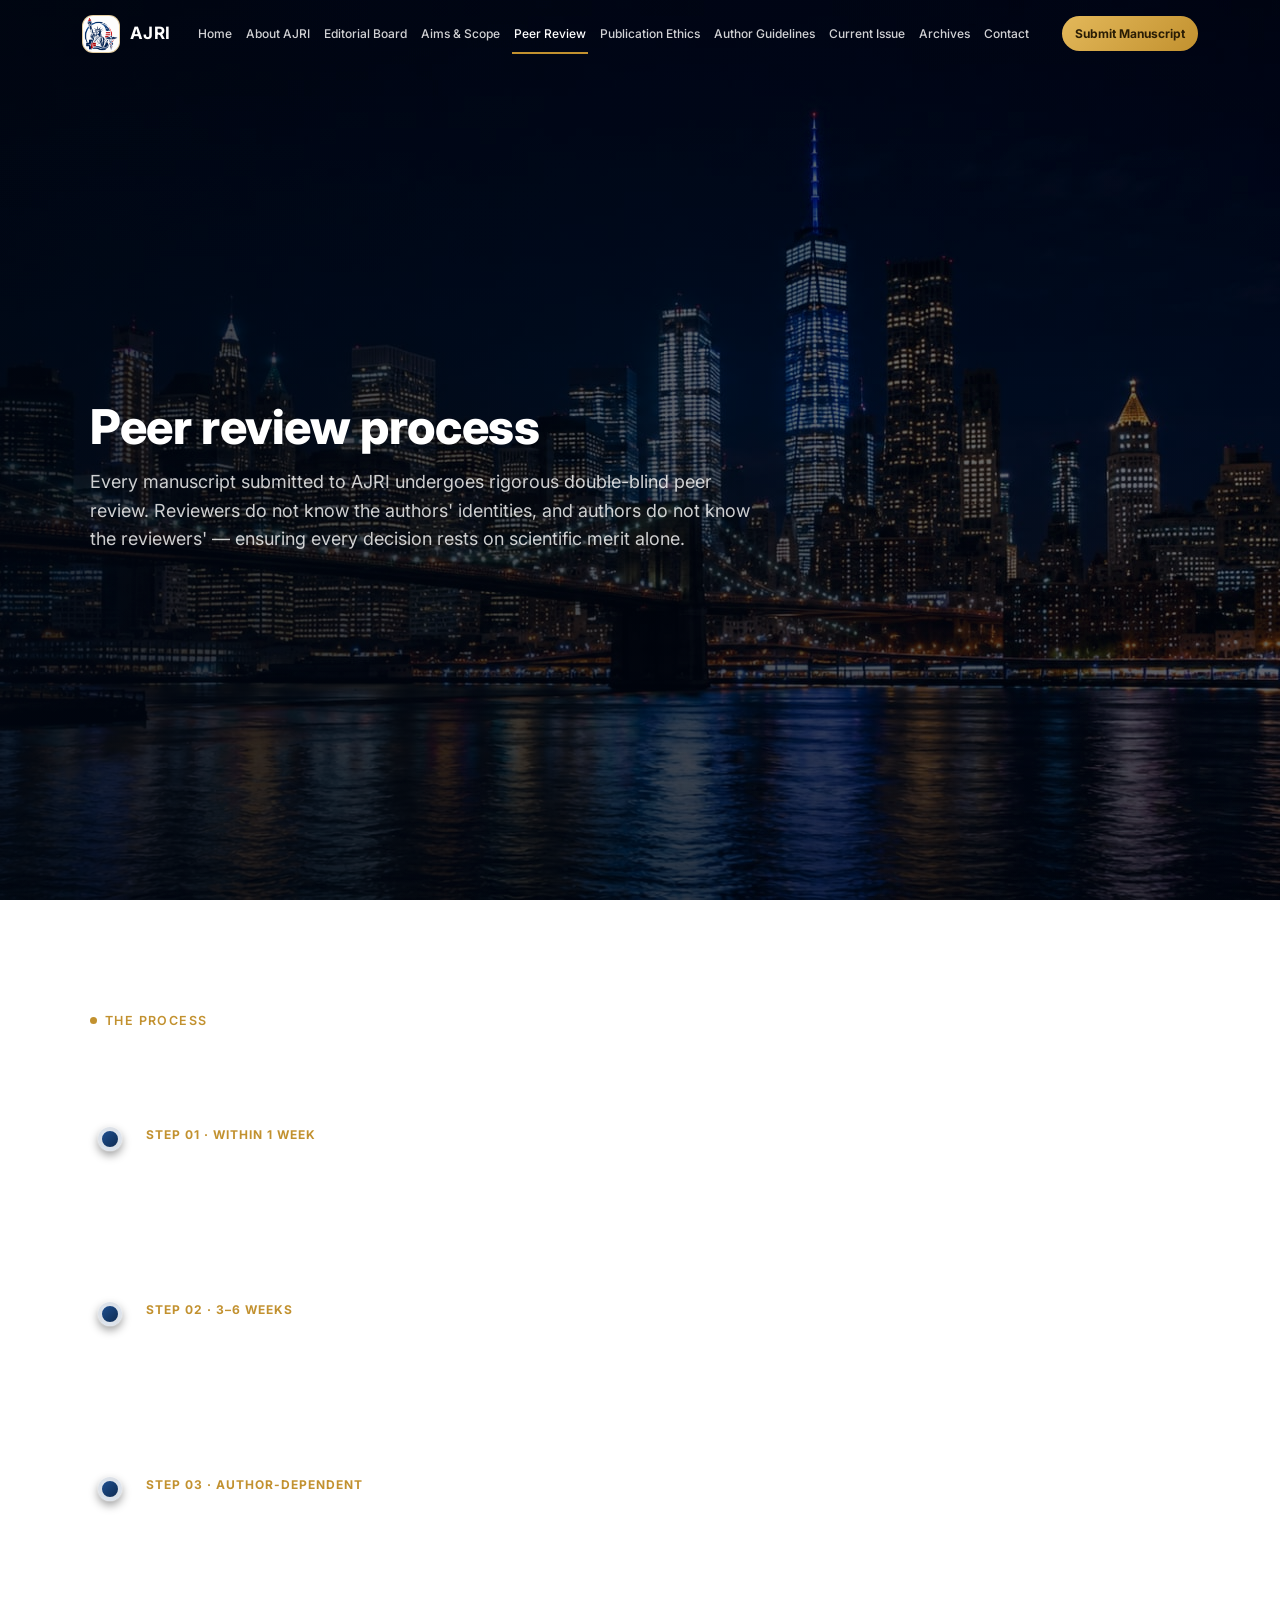
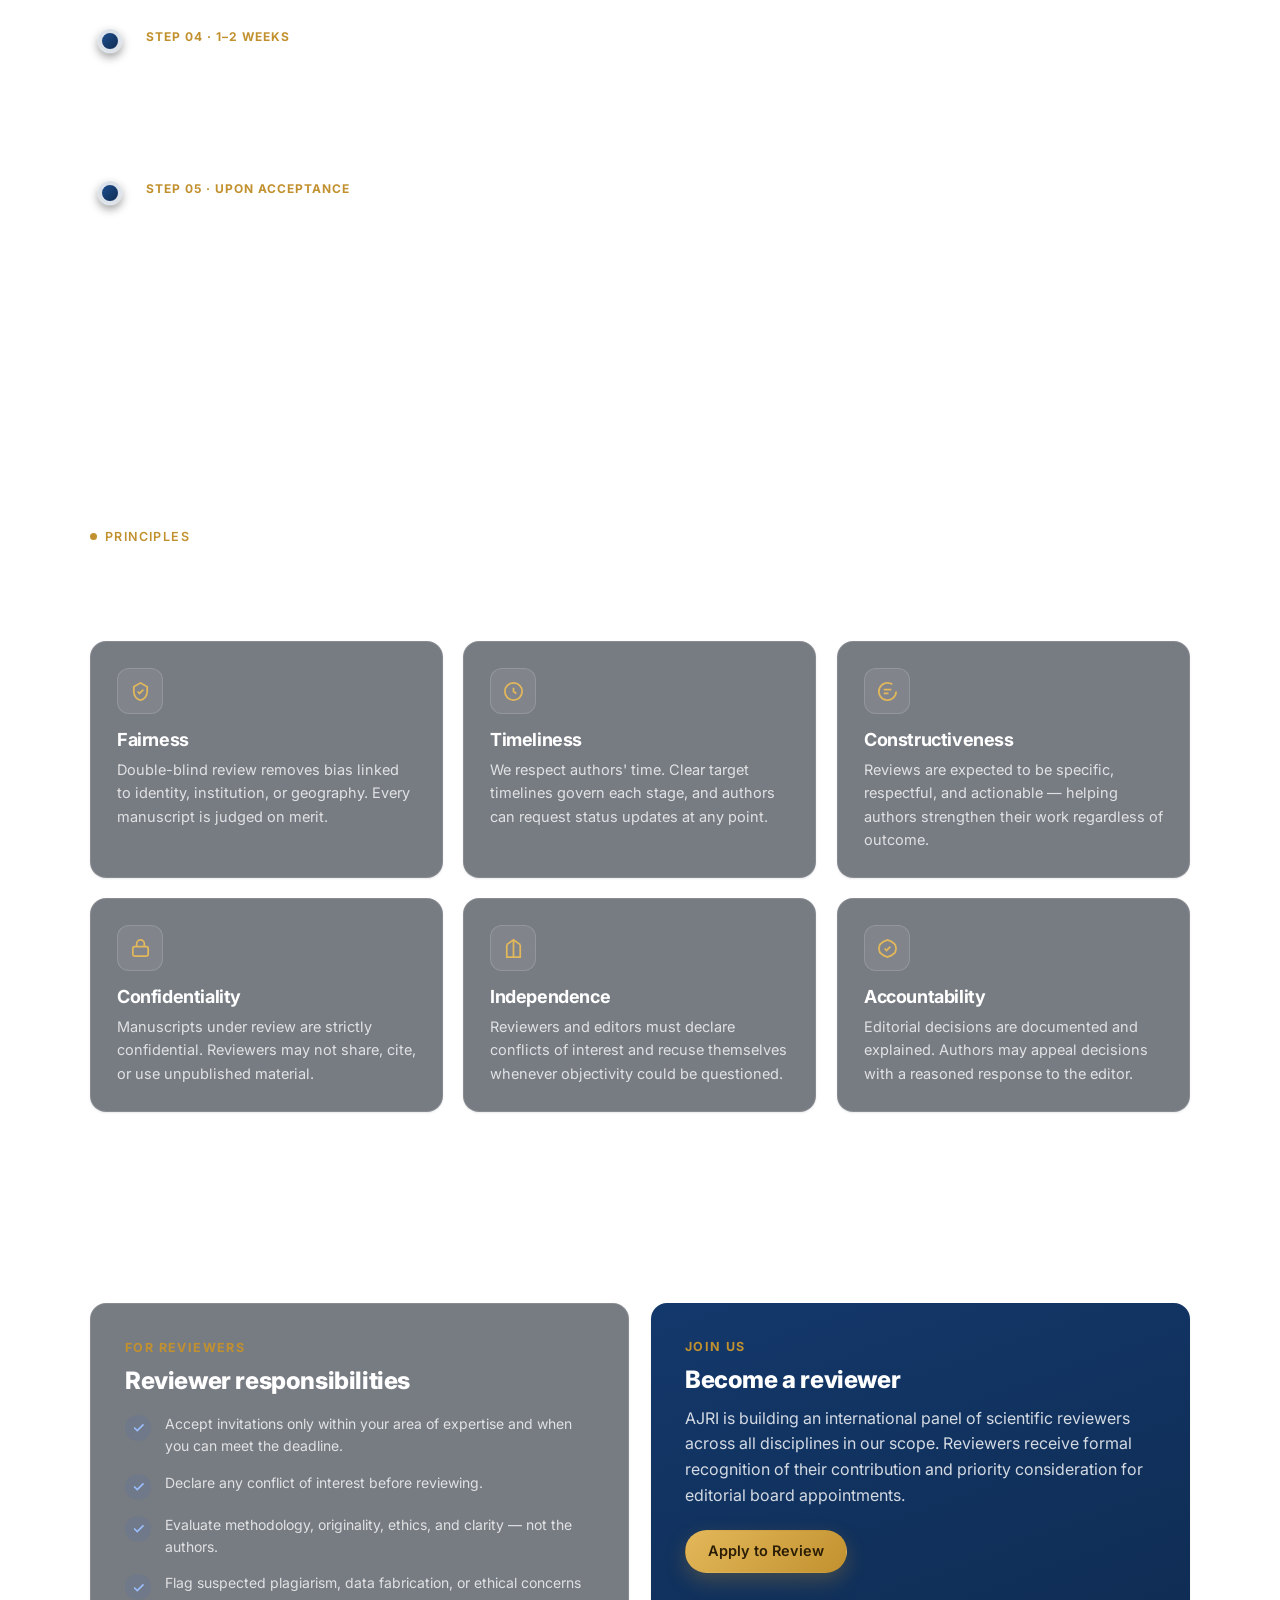
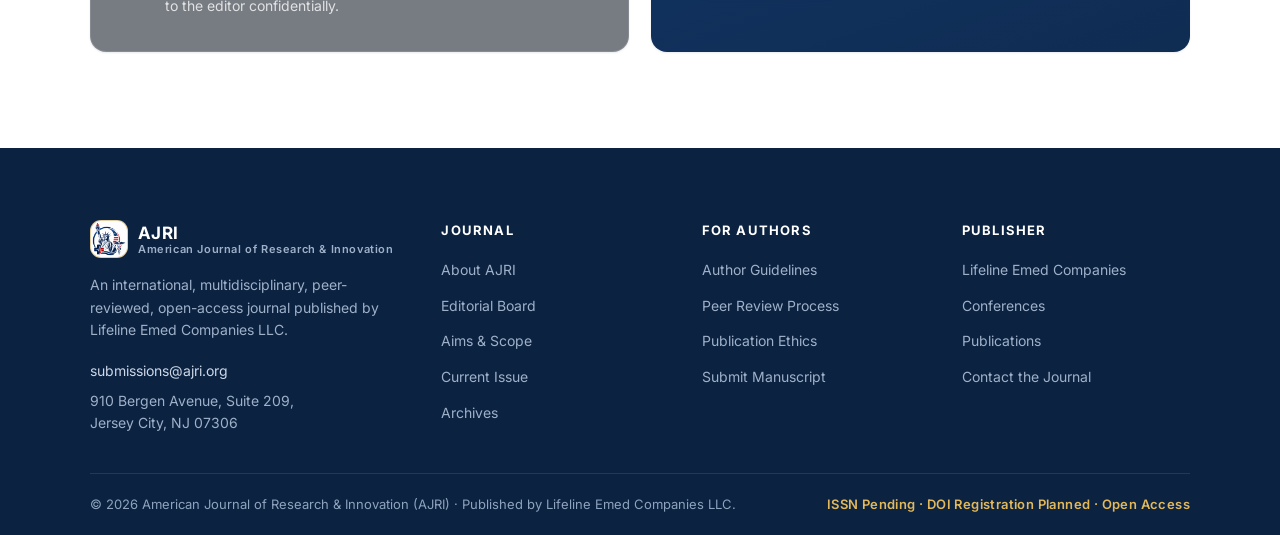
<file: peer-review.html>
<!DOCTYPE html>
<html lang="en">
<head>
<meta charset="UTF-8" />
<meta name="viewport" content="width=device-width, initial-scale=1.0" />
<title>Peer Review Process — AJRI</title>
<meta name="description" content="The double-blind peer review process of the American Journal of Research & Innovation (AJRI): from submission to publication." />
<link rel="preconnect" href="https://fonts.googleapis.com" />
<link rel="preconnect" href="https://fonts.gstatic.com" crossorigin />
<link href="https://fonts.googleapis.com/css2?family=Inter:wght@400;500;600;700;800&display=swap" rel="stylesheet" />
<link rel="icon" type="image/png" href="assets/logo.png" />
<link rel="stylesheet" href="assets/styles.css?v=25" />
</head>
<body data-fixed-bg="assets/heroes/publications.jpg">
<div id="site-nav"></div>

<section class="page-head page-head--photo" style="background-image:url('assets/heroes/publications.jpg')">
  <div class="container">
    <h1>Peer review process</h1>
    <p class="lead">Every manuscript submitted to AJRI undergoes rigorous double-blind peer review. Reviewers do not know the authors' identities, and authors do not know the reviewers' — ensuring every decision rests on scientific merit alone.</p>
  </div>
</section>

<!-- TIMELINE -->
<section>
  <div class="container">
    <div class="section-head">
      <span class="eyebrow"><span class="dot"></span> The Process</span>
      <h2 class="h-md">From submission to publication</h2>
    </div>
    <div class="timeline reveal">
      <div class="tl-item">
        <span class="dot"></span>
        <div class="when">Step 01 · Within 1 week</div>
        <h3>Initial editorial screening</h3>
        <p>The editorial office checks every submission for completeness, formatting, plagiarism, and fit with the journal's aims and scope. Manuscripts that pass screening move to peer review; those that don't are returned to authors with an explanation.</p>
      </div>
      <div class="tl-item">
        <span class="dot"></span>
        <div class="when">Step 02 · 3–6 weeks</div>
        <h3>Scientific peer review</h3>
        <p>The handling editor invites at least two independent, subject-expert reviewers. Reviews are double-blind: manuscripts are anonymized before being sent out. Reviewers assess originality, methodology, analysis, ethical compliance, and clarity.</p>
      </div>
      <div class="tl-item">
        <span class="dot"></span>
        <div class="when">Step 03 · Author-dependent</div>
        <h3>Author revision</h3>
        <p>When revisions are requested, authors receive consolidated, constructive reviewer comments. Minor revisions are typically due within 2 weeks and major revisions within 4–6 weeks, with extensions available on request.</p>
      </div>
      <div class="tl-item">
        <span class="dot"></span>
        <div class="when">Step 04 · 1–2 weeks</div>
        <h3>Editorial decision</h3>
        <p>The handling editor weighs the reviews and revised manuscript and issues a decision: accept, minor revision, major revision, or reject. Final acceptance decisions rest with the editorial leadership.</p>
      </div>
      <div class="tl-item">
        <span class="dot"></span>
        <div class="when">Step 05 · Upon acceptance</div>
        <h3>Production &amp; publication</h3>
        <p>Accepted manuscripts are copyedited, typeset, and proofed with the authors. Articles publish online first and are then assembled into the quarterly issue — freely accessible to readers worldwide.</p>
      </div>
    </div>
  </div>
</section>

<!-- PRINCIPLES -->
<section class="section--surface">
  <div class="container">
    <div class="section-head">
      <span class="eyebrow"><span class="dot"></span> Principles</span>
      <h2 class="h-md">What guides our reviews</h2>
    </div>
    <div class="grid grid-3">
      <div class="card reveal"><div class="card__icon"><svg viewBox="0 0 24 24" fill="none" stroke="currentColor" stroke-width="1.8"><path d="M12 3l7 4v5c0 4.4-3 8.4-7 9-4-.6-7-4.6-7-9V7l7-4Z"/><path d="m9 12 2 2 4-4"/></svg></div><h3>Fairness</h3><p>Double-blind review removes bias linked to identity, institution, or geography. Every manuscript is judged on merit.</p></div>
      <div class="card reveal"><div class="card__icon"><svg viewBox="0 0 24 24" fill="none" stroke="currentColor" stroke-width="1.8"><circle cx="12" cy="12" r="9"/><path d="M12 8v4l3 2"/></svg></div><h3>Timeliness</h3><p>We respect authors' time. Clear target timelines govern each stage, and authors can request status updates at any point.</p></div>
      <div class="card reveal"><div class="card__icon"><svg viewBox="0 0 24 24" fill="none" stroke="currentColor" stroke-width="1.8"><path d="M8 10h8M8 14h5M21 12a9 9 0 1 1-4-7.5"/></svg></div><h3>Constructiveness</h3><p>Reviews are expected to be specific, respectful, and actionable — helping authors strengthen their work regardless of outcome.</p></div>
      <div class="card reveal"><div class="card__icon"><svg viewBox="0 0 24 24" fill="none" stroke="currentColor" stroke-width="1.8"><rect x="4" y="10" width="16" height="10" rx="2"/><path d="M8 10V7a4 4 0 0 1 8 0v3"/></svg></div><h3>Confidentiality</h3><p>Manuscripts under review are strictly confidential. Reviewers may not share, cite, or use unpublished material.</p></div>
      <div class="card reveal"><div class="card__icon"><svg viewBox="0 0 24 24" fill="none" stroke="currentColor" stroke-width="1.8"><path d="M12 3v18M5 8l7-5 7 5M5 8v13h14V8"/></svg></div><h3>Independence</h3><p>Reviewers and editors must declare conflicts of interest and recuse themselves whenever objectivity could be questioned.</p></div>
      <div class="card reveal"><div class="card__icon"><svg viewBox="0 0 24 24" fill="none" stroke="currentColor" stroke-width="1.8"><path d="M9 12l2 2 4-4M7.8 4.8 12 3l4.2 1.8L20 7.8 21 12l-1 4.2-3.8 3L12 21l-4.2-1.8L4 16.2 3 12l1-4.2 3.8-3Z"/></svg></div><h3>Accountability</h3><p>Editorial decisions are documented and explained. Authors may appeal decisions with a reasoned response to the editor.</p></div>
    </div>
  </div>
</section>

<!-- FOR REVIEWERS -->
<section>
  <div class="container">
    <div class="split">
      <div class="panel reveal">
        <div class="kicker">For Reviewers</div>
        <h2 class="h-md" style="font-size:24px">Reviewer responsibilities</h2>
        <ul style="list-style:none;display:grid;gap:14px;margin-top:18px">
          <li class="feature"><span class="tick"><svg viewBox="0 0 24 24" fill="none" stroke="currentColor" stroke-width="2.4"><path d="m5 12 5 5L20 7"/></svg></span><p style="color:var(--muted)">Accept invitations only within your area of expertise and when you can meet the deadline.</p></li>
          <li class="feature"><span class="tick"><svg viewBox="0 0 24 24" fill="none" stroke="currentColor" stroke-width="2.4"><path d="m5 12 5 5L20 7"/></svg></span><p style="color:var(--muted)">Declare any conflict of interest before reviewing.</p></li>
          <li class="feature"><span class="tick"><svg viewBox="0 0 24 24" fill="none" stroke="currentColor" stroke-width="2.4"><path d="m5 12 5 5L20 7"/></svg></span><p style="color:var(--muted)">Evaluate methodology, originality, ethics, and clarity — not the authors.</p></li>
          <li class="feature"><span class="tick"><svg viewBox="0 0 24 24" fill="none" stroke="currentColor" stroke-width="2.4"><path d="m5 12 5 5L20 7"/></svg></span><p style="color:var(--muted)">Flag suspected plagiarism, data fabrication, or ethical concerns to the editor confidentially.</p></li>
        </ul>
      </div>
      <div class="panel--navy panel reveal">
        <div class="kicker">Join Us</div>
        <h2 class="h-md" style="font-size:24px;color:#fff">Become a reviewer</h2>
        <p style="margin-top:12px">AJRI is building an international panel of scientific reviewers across all disciplines in our scope. Reviewers receive formal recognition of their contribution and priority consideration for editorial board appointments.</p>
        <div style="margin-top:22px"><a class="btn btn--gold" href="contact.html">Apply to Review</a></div>
      </div>
    </div>
  </div>
</section>

<div id="site-footer"></div>
<script src="assets/main.js?v=11"></script>
</body>
</html>
</file>
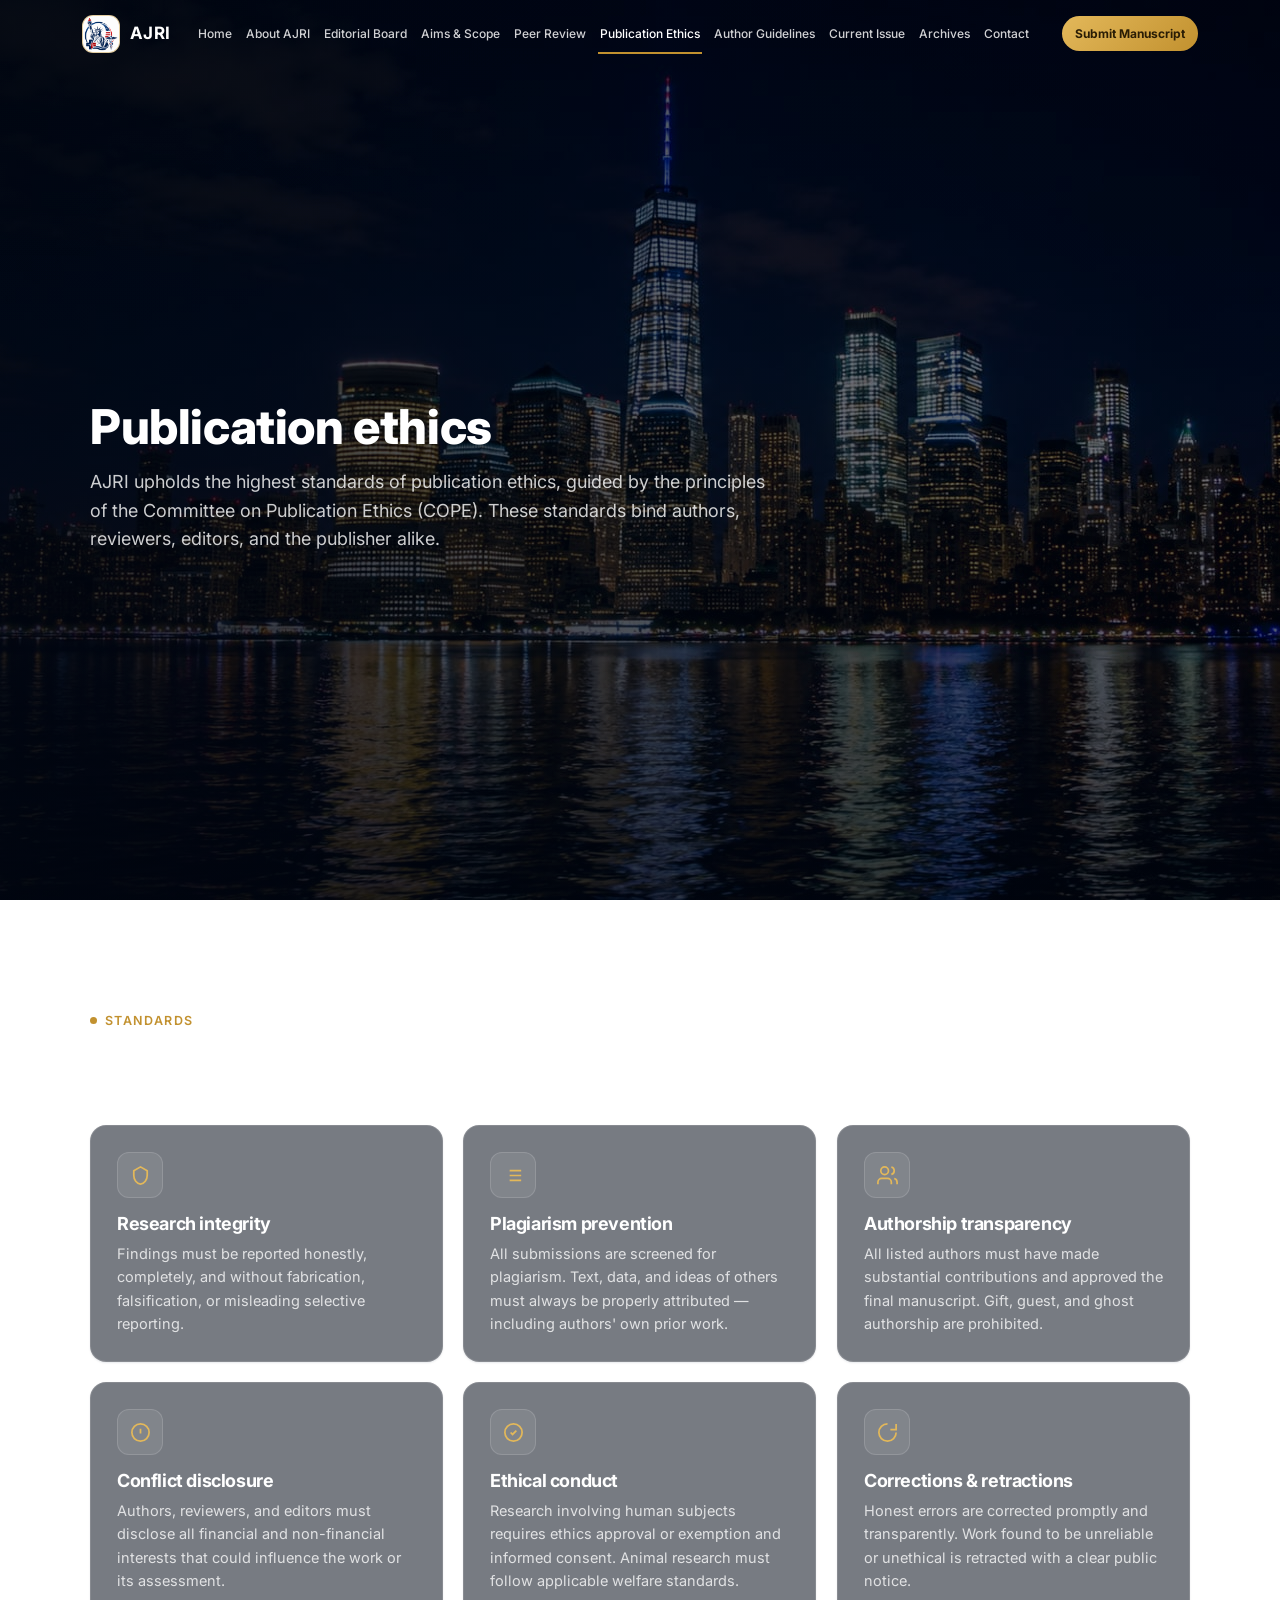
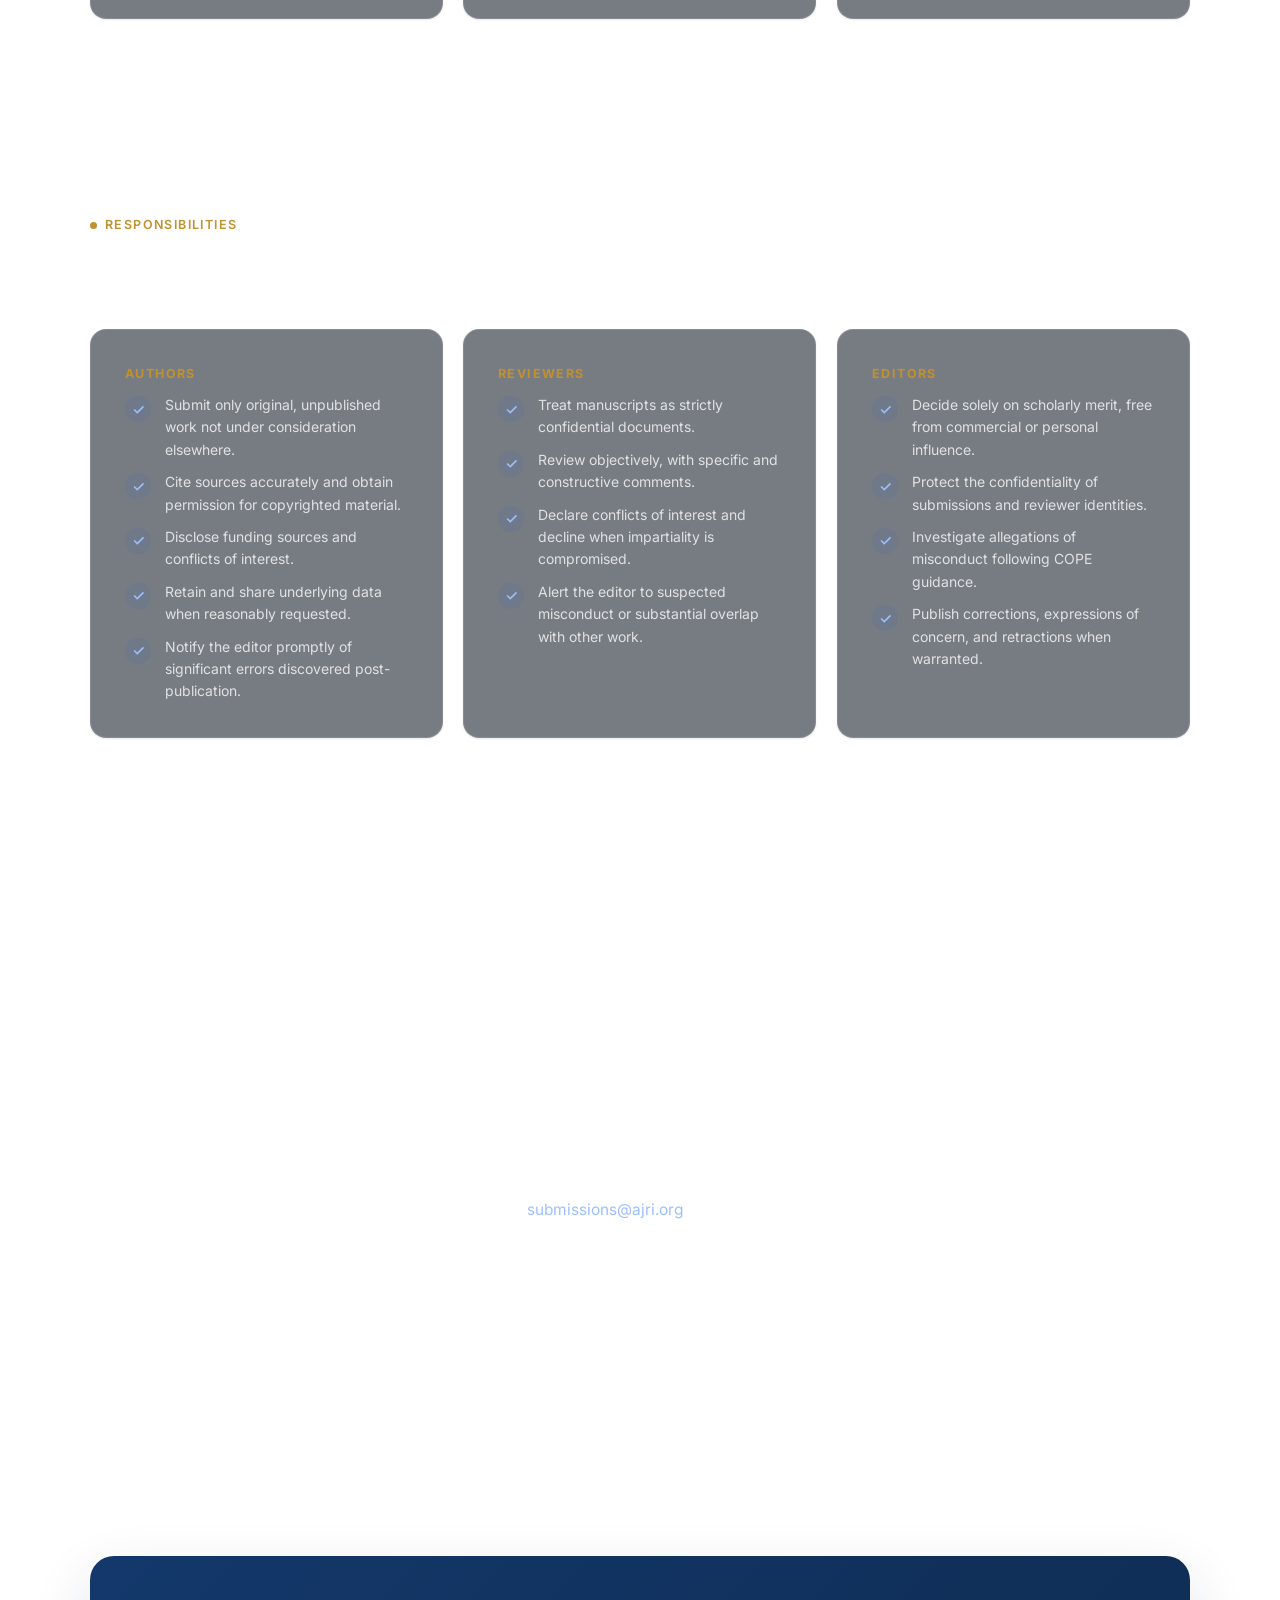
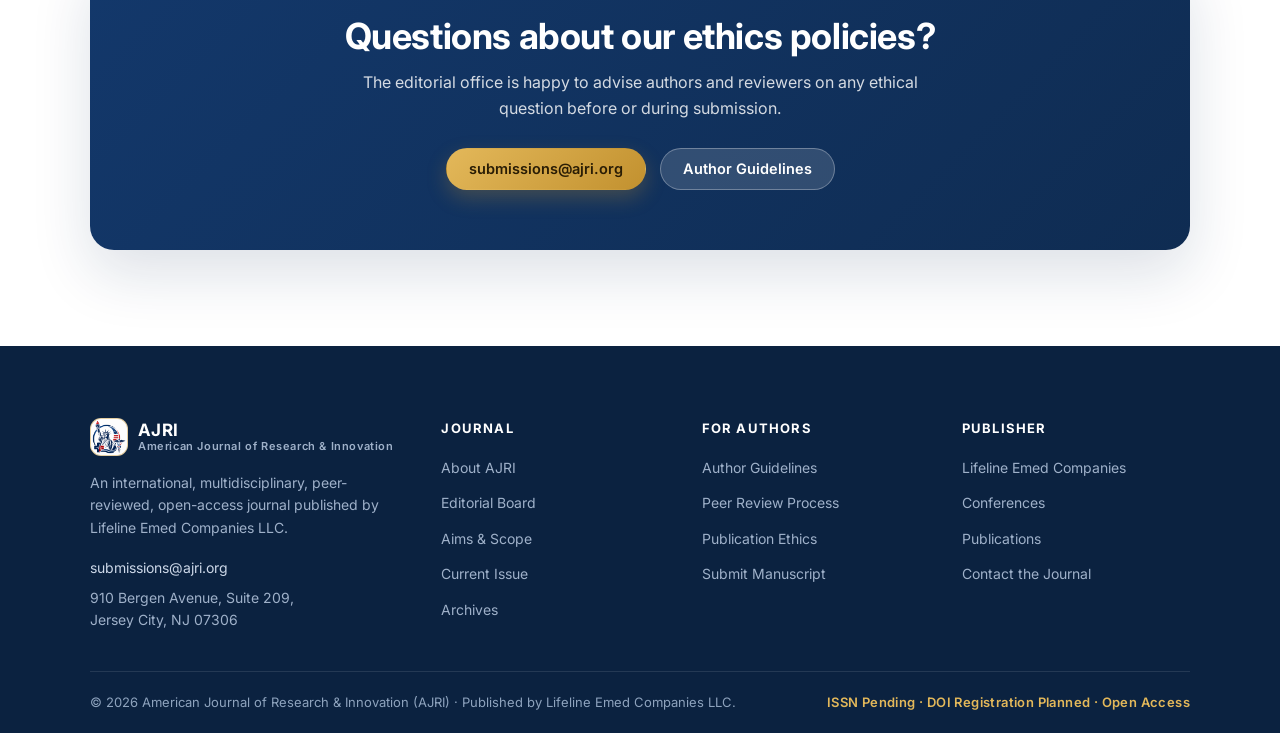
<file: publication-ethics.html>
<!DOCTYPE html>
<html lang="en">
<head>
<meta charset="UTF-8" />
<meta name="viewport" content="width=device-width, initial-scale=1.0" />
<title>Publication Ethics — AJRI</title>
<meta name="description" content="Publication ethics and malpractice statement of the American Journal of Research & Innovation (AJRI): integrity, plagiarism, authorship, conflicts of interest, and corrections." />
<link rel="preconnect" href="https://fonts.googleapis.com" />
<link rel="preconnect" href="https://fonts.gstatic.com" crossorigin />
<link href="https://fonts.googleapis.com/css2?family=Inter:wght@400;500;600;700;800&display=swap" rel="stylesheet" />
<link rel="icon" type="image/png" href="assets/logo.png" />
<link rel="stylesheet" href="assets/styles.css?v=25" />
</head>
<body data-fixed-bg="assets/heroes/conferences.jpg">
<div id="site-nav"></div>

<section class="page-head page-head--photo" style="background-image:url('assets/heroes/conferences.jpg')">
  <div class="container">
    <h1>Publication ethics</h1>
    <p class="lead">AJRI upholds the highest standards of publication ethics, guided by the principles of the Committee on Publication Ethics (COPE). These standards bind authors, reviewers, editors, and the publisher alike.</p>
  </div>
</section>

<!-- CORE STANDARDS -->
<section>
  <div class="container">
    <div class="section-head">
      <span class="eyebrow"><span class="dot"></span> Standards</span>
      <h2 class="h-md">Standards we uphold</h2>
    </div>
    <div class="grid grid-3">
      <div class="card reveal"><div class="card__icon"><svg viewBox="0 0 24 24" fill="none" stroke="currentColor" stroke-width="1.8"><path d="M12 3l7 4v5c0 4.4-3 8.4-7 9-4-.6-7-4.6-7-9V7l7-4Z"/></svg></div><h3>Research integrity</h3><p>Findings must be reported honestly, completely, and without fabrication, falsification, or misleading selective reporting.</p></div>
      <div class="card reveal"><div class="card__icon"><svg viewBox="0 0 24 24" fill="none" stroke="currentColor" stroke-width="1.8"><path d="M8 7h12M8 12h12M8 17h12M4 7h.01M4 12h.01M4 17h.01"/></svg></div><h3>Plagiarism prevention</h3><p>All submissions are screened for plagiarism. Text, data, and ideas of others must always be properly attributed — including authors' own prior work.</p></div>
      <div class="card reveal"><div class="card__icon"><svg viewBox="0 0 24 24" fill="none" stroke="currentColor" stroke-width="1.8"><path d="M16 21v-2a4 4 0 0 0-4-4H6a4 4 0 0 0-4 4v2"/><circle cx="9" cy="7" r="4"/><path d="M22 21v-2a4 4 0 0 0-3-3.87M16 3.13a4 4 0 0 1 0 7.75"/></svg></div><h3>Authorship transparency</h3><p>All listed authors must have made substantial contributions and approved the final manuscript. Gift, guest, and ghost authorship are prohibited.</p></div>
      <div class="card reveal"><div class="card__icon"><svg viewBox="0 0 24 24" fill="none" stroke="currentColor" stroke-width="1.8"><circle cx="12" cy="12" r="9"/><path d="M12 8v5M12 16h.01"/></svg></div><h3>Conflict disclosure</h3><p>Authors, reviewers, and editors must disclose all financial and non-financial interests that could influence the work or its assessment.</p></div>
      <div class="card reveal"><div class="card__icon"><svg viewBox="0 0 24 24" fill="none" stroke="currentColor" stroke-width="1.8"><path d="M9 12l2 2 4-4"/><circle cx="12" cy="12" r="9"/></svg></div><h3>Ethical conduct</h3><p>Research involving human subjects requires ethics approval or exemption and informed consent. Animal research must follow applicable welfare standards.</p></div>
      <div class="card reveal"><div class="card__icon"><svg viewBox="0 0 24 24" fill="none" stroke="currentColor" stroke-width="1.8"><path d="M21 12a9 9 0 1 1-9-9"/><path d="M21 3v6h-6"/></svg></div><h3>Corrections &amp; retractions</h3><p>Honest errors are corrected promptly and transparently. Work found to be unreliable or unethical is retracted with a clear public notice.</p></div>
    </div>
  </div>
</section>

<!-- RESPONSIBILITIES -->
<section class="section--surface">
  <div class="container">
    <div class="section-head">
      <span class="eyebrow"><span class="dot"></span> Responsibilities</span>
      <h2 class="h-md">Who is responsible for what</h2>
    </div>
    <div class="grid grid-3">
      <div class="panel reveal">
        <div class="kicker">Authors</div>
        <ul style="list-style:none;display:grid;gap:10px;margin-top:8px">
          <li class="feature"><span class="tick"><svg viewBox="0 0 24 24" fill="none" stroke="currentColor" stroke-width="2.4"><path d="m5 12 5 5L20 7"/></svg></span><p style="color:var(--muted);font-size:14px">Submit only original, unpublished work not under consideration elsewhere.</p></li>
          <li class="feature"><span class="tick"><svg viewBox="0 0 24 24" fill="none" stroke="currentColor" stroke-width="2.4"><path d="m5 12 5 5L20 7"/></svg></span><p style="color:var(--muted);font-size:14px">Cite sources accurately and obtain permission for copyrighted material.</p></li>
          <li class="feature"><span class="tick"><svg viewBox="0 0 24 24" fill="none" stroke="currentColor" stroke-width="2.4"><path d="m5 12 5 5L20 7"/></svg></span><p style="color:var(--muted);font-size:14px">Disclose funding sources and conflicts of interest.</p></li>
          <li class="feature"><span class="tick"><svg viewBox="0 0 24 24" fill="none" stroke="currentColor" stroke-width="2.4"><path d="m5 12 5 5L20 7"/></svg></span><p style="color:var(--muted);font-size:14px">Retain and share underlying data when reasonably requested.</p></li>
          <li class="feature"><span class="tick"><svg viewBox="0 0 24 24" fill="none" stroke="currentColor" stroke-width="2.4"><path d="m5 12 5 5L20 7"/></svg></span><p style="color:var(--muted);font-size:14px">Notify the editor promptly of significant errors discovered post-publication.</p></li>
        </ul>
      </div>
      <div class="panel reveal">
        <div class="kicker">Reviewers</div>
        <ul style="list-style:none;display:grid;gap:10px;margin-top:8px">
          <li class="feature"><span class="tick"><svg viewBox="0 0 24 24" fill="none" stroke="currentColor" stroke-width="2.4"><path d="m5 12 5 5L20 7"/></svg></span><p style="color:var(--muted);font-size:14px">Treat manuscripts as strictly confidential documents.</p></li>
          <li class="feature"><span class="tick"><svg viewBox="0 0 24 24" fill="none" stroke="currentColor" stroke-width="2.4"><path d="m5 12 5 5L20 7"/></svg></span><p style="color:var(--muted);font-size:14px">Review objectively, with specific and constructive comments.</p></li>
          <li class="feature"><span class="tick"><svg viewBox="0 0 24 24" fill="none" stroke="currentColor" stroke-width="2.4"><path d="m5 12 5 5L20 7"/></svg></span><p style="color:var(--muted);font-size:14px">Declare conflicts of interest and decline when impartiality is compromised.</p></li>
          <li class="feature"><span class="tick"><svg viewBox="0 0 24 24" fill="none" stroke="currentColor" stroke-width="2.4"><path d="m5 12 5 5L20 7"/></svg></span><p style="color:var(--muted);font-size:14px">Alert the editor to suspected misconduct or substantial overlap with other work.</p></li>
        </ul>
      </div>
      <div class="panel reveal">
        <div class="kicker">Editors</div>
        <ul style="list-style:none;display:grid;gap:10px;margin-top:8px">
          <li class="feature"><span class="tick"><svg viewBox="0 0 24 24" fill="none" stroke="currentColor" stroke-width="2.4"><path d="m5 12 5 5L20 7"/></svg></span><p style="color:var(--muted);font-size:14px">Decide solely on scholarly merit, free from commercial or personal influence.</p></li>
          <li class="feature"><span class="tick"><svg viewBox="0 0 24 24" fill="none" stroke="currentColor" stroke-width="2.4"><path d="m5 12 5 5L20 7"/></svg></span><p style="color:var(--muted);font-size:14px">Protect the confidentiality of submissions and reviewer identities.</p></li>
          <li class="feature"><span class="tick"><svg viewBox="0 0 24 24" fill="none" stroke="currentColor" stroke-width="2.4"><path d="m5 12 5 5L20 7"/></svg></span><p style="color:var(--muted);font-size:14px">Investigate allegations of misconduct following COPE guidance.</p></li>
          <li class="feature"><span class="tick"><svg viewBox="0 0 24 24" fill="none" stroke="currentColor" stroke-width="2.4"><path d="m5 12 5 5L20 7"/></svg></span><p style="color:var(--muted);font-size:14px">Publish corrections, expressions of concern, and retractions when warranted.</p></li>
        </ul>
      </div>
    </div>
  </div>
</section>

<!-- MISCONDUCT -->
<section>
  <div class="container">
    <div class="prose reveal">
      <h2>Handling of misconduct</h2>
      <p>Allegations of research or publication misconduct — including plagiarism, data fabrication or falsification, duplicate submission, citation manipulation, undisclosed conflicts, or unethical research conduct — are taken seriously at any stage, before or after publication.</p>
      <ul>
        <li>All allegations are reviewed confidentially by the editorial leadership.</li>
        <li>Authors are always given the opportunity to respond to concerns raised.</li>
        <li>Where misconduct is confirmed, actions may include rejection, retraction, notification of the authors' institutions, and refusal of future submissions.</li>
        <li>Suspected misconduct may be reported confidentially to <a href="mailto:submissions@ajri.org" style="color:var(--blue)">submissions@ajri.org</a>.</li>
      </ul>
      <h2>Use of AI tools</h2>
      <p>Generative AI tools may not be listed as authors. Any substantive use of AI in the preparation of a manuscript (e.g., drafting or editing text, generating analysis code) must be transparently disclosed in the manuscript. Authors remain fully responsible for the accuracy and integrity of all content.</p>
    </div>
  </div>
</section>

<section class="section--surface">
  <div class="container">
    <div class="cta-band reveal">
      <h2>Questions about our ethics policies?</h2>
      <p>The editorial office is happy to advise authors and reviewers on any ethical question before or during submission.</p>
      <div class="row">
        <a class="btn btn--gold" href="mailto:submissions@ajri.org">submissions@ajri.org</a>
        <a class="btn btn--light" href="author-guidelines.html">Author Guidelines</a>
      </div>
    </div>
  </div>
</section>

<div id="site-footer"></div>
<script src="assets/main.js?v=11"></script>
</body>
</html>
</file>
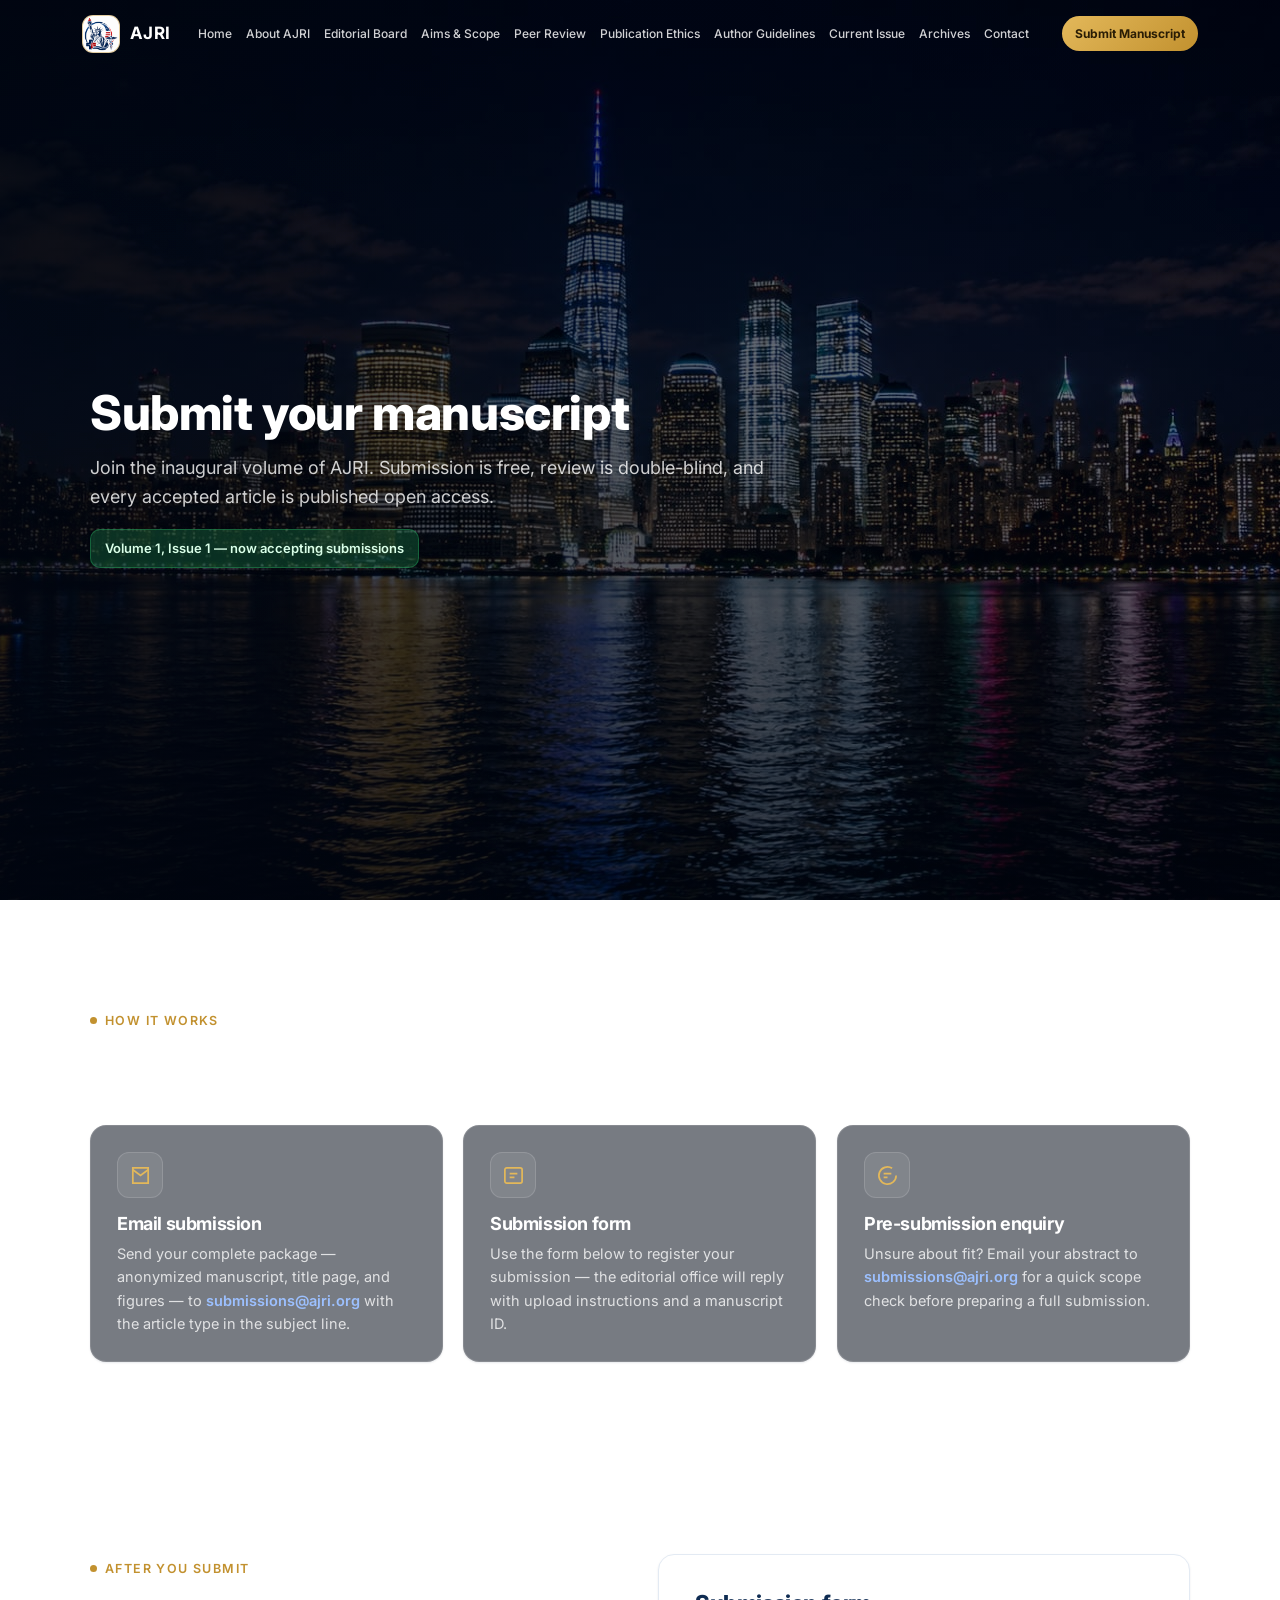
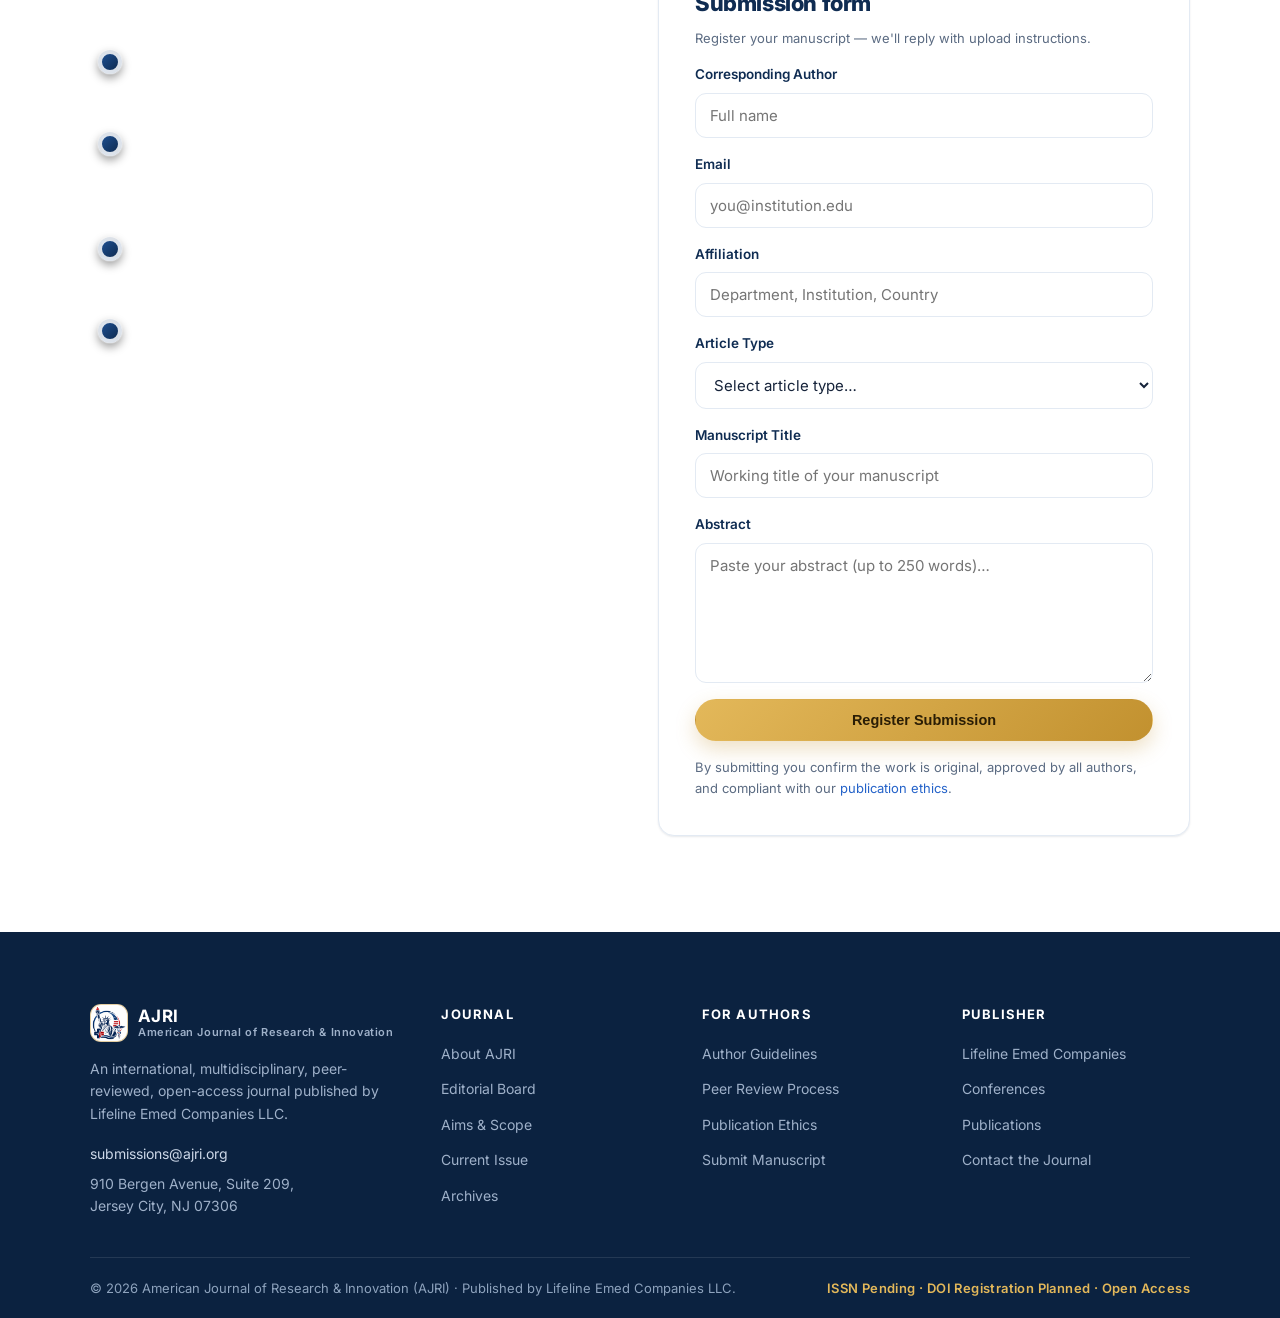
<file: submit-manuscript.html>
<!DOCTYPE html>
<html lang="en">
<head>
<meta charset="UTF-8" />
<meta name="viewport" content="width=device-width, initial-scale=1.0" />
<title>Submit Manuscript — AJRI</title>
<meta name="description" content="Submit your manuscript to the American Journal of Research & Innovation (AJRI). Open access, double-blind peer review, quarterly publication." />
<link rel="preconnect" href="https://fonts.googleapis.com" />
<link rel="preconnect" href="https://fonts.gstatic.com" crossorigin />
<link href="https://fonts.googleapis.com/css2?family=Inter:wght@400;500;600;700;800&display=swap" rel="stylesheet" />
<link rel="icon" type="image/png" href="assets/logo.png" />
<link rel="stylesheet" href="assets/styles.css?v=25" />
</head>
<body data-fixed-bg="assets/heroes/contact.jpg">
<div id="site-nav"></div>

<section class="page-head page-head--photo" style="background-image:url('assets/heroes/contact.jpg')">
  <div class="container">
    <h1>Submit your manuscript</h1>
    <p class="lead">Join the inaugural volume of AJRI. Submission is free, review is double-blind, and every accepted article is published open access.</p>
    <div class="meta-chips">
      <span class="chip live">Volume 1, Issue 1 — now accepting submissions</span>
    </div>
  </div>
</section>

<!-- HOW TO SUBMIT -->
<section>
  <div class="container">
    <div class="section-head">
      <span class="eyebrow"><span class="dot"></span> How It Works</span>
      <h2 class="h-md">Three ways to reach us</h2>
    </div>
    <div class="grid grid-3">
      <div class="card reveal">
        <div class="card__icon"><svg viewBox="0 0 24 24" fill="none" stroke="currentColor" stroke-width="1.8"><path d="M4 4h16v16H4z"/><path d="m4 6 8 6 8-6"/></svg></div>
        <h3>Email submission</h3>
        <p>Send your complete package — anonymized manuscript, title page, and figures — to <a href="mailto:submissions@ajri.org" style="color:var(--blue);font-weight:600">submissions@ajri.org</a> with the article type in the subject line.</p>
      </div>
      <div class="card reveal">
        <div class="card__icon"><svg viewBox="0 0 24 24" fill="none" stroke="currentColor" stroke-width="1.8"><rect x="3" y="4" width="18" height="16" rx="2"/><path d="M8 10h8M8 14h5"/></svg></div>
        <h3>Submission form</h3>
        <p>Use the form below to register your submission — the editorial office will reply with upload instructions and a manuscript ID.</p>
      </div>
      <div class="card reveal">
        <div class="card__icon"><svg viewBox="0 0 24 24" fill="none" stroke="currentColor" stroke-width="1.8"><path d="M8 10h8M8 14h4M21 12a9 9 0 1 1-4.2-7.6"/></svg></div>
        <h3>Pre-submission enquiry</h3>
        <p>Unsure about fit? Email your abstract to <a href="mailto:submissions@ajri.org" style="color:var(--blue);font-weight:600">submissions@ajri.org</a> for a quick scope check before preparing a full submission.</p>
      </div>
    </div>
  </div>
</section>

<!-- WHAT HAPPENS NEXT + FORM -->
<section class="section--surface">
  <div class="container">
    <div class="auth-wrap" style="align-items:start">
      <div class="reveal">
        <div class="section-head" style="margin-bottom:26px">
          <span class="eyebrow"><span class="dot"></span> After You Submit</span>
          <h2 class="h-md" style="font-size:26px">What happens next</h2>
        </div>
        <div class="timeline">
          <div class="tl-item"><span class="dot"></span><h3>Acknowledgement</h3><p>You receive a manuscript ID within 48 hours.</p></div>
          <div class="tl-item"><span class="dot"></span><h3>Editorial screening</h3><p>Scope, formatting, and plagiarism checks — typically within one week.</p></div>
          <div class="tl-item"><span class="dot"></span><h3>Double-blind peer review</h3><p>At least two independent expert reviewers, typically 3–6 weeks.</p></div>
          <div class="tl-item"><span class="dot"></span><h3>Decision &amp; publication</h3><p>Accepted articles are copyedited and published online first, open access.</p></div>
        </div>
        <a class="btn btn--ghost" href="author-guidelines.html">Read the Full Author Guidelines</a>
      </div>

      <form class="form reveal" data-demo>
        <h2 class="h-md" style="font-size:22px">Submission form</h2>
        <p class="note" style="margin-top:-4px">Register your manuscript — we'll reply with upload instructions.</p>
        <div class="field"><label for="name">Corresponding Author</label><input id="name" name="name" type="text" placeholder="Full name" required /></div>
        <div class="field"><label for="email">Email</label><input id="email" name="email" type="email" placeholder="you@institution.edu" required /></div>
        <div class="field"><label for="affiliation">Affiliation</label><input id="affiliation" name="affiliation" type="text" placeholder="Department, Institution, Country" required /></div>
        <div class="field"><label for="atype">Article Type</label>
          <select id="atype" name="atype" required>
            <option value="">Select article type…</option>
            <option>Original Research Article</option>
            <option>Review Article</option>
            <option>Case Report</option>
            <option>Case Study</option>
            <option>Short Communication</option>
            <option>Editorial</option>
            <option>Letter to the Editor</option>
            <option>Perspective</option>
            <option>Technical Note</option>
            <option>Conference Paper</option>
          </select>
        </div>
        <div class="field"><label for="title">Manuscript Title</label><input id="title" name="title" type="text" placeholder="Working title of your manuscript" required /></div>
        <div class="field"><label for="abstract">Abstract</label><textarea id="abstract" name="abstract" placeholder="Paste your abstract (up to 250 words)…" required></textarea></div>
        <button class="btn btn--gold" type="submit">Register Submission</button>
        <p class="note" data-msg style="display:none;color:#1d8a4f;font-weight:600">✓ Thank you — your submission has been registered. The editorial office will email you upload instructions and a manuscript ID within 48 hours.</p>
        <p class="note">By submitting you confirm the work is original, approved by all authors, and compliant with our <a href="publication-ethics.html" style="color:var(--blue)">publication ethics</a>.</p>
      </form>
    </div>
  </div>
</section>

<div id="site-footer"></div>
<script src="assets/main.js?v=11"></script>
</body>
</html>
</file>
<file: assets/styles.css>
/* ============================================================
   AJRI — American Journal of Research & Innovation
   Standalone journal site · Light theme design system
   ============================================================ */
:root{
  --navy:#0f2c52;
  --navy-700:#13386b;
  --navy-600:#1d4e8f;
  --blue:#2563c9;
  --gold:#c2912f;
  --gold-soft:#e3b85a;

  --bg:#ffffff;
  --surface:#f5f8fc;
  --surface-2:#eef3fa;
  --card:#ffffff;
  --text:#16233a;
  --muted:#5b6b82;
  --border:#e3eaf3;

  --ring:rgba(37,99,201,.18);
  --shadow-sm:0 1px 2px rgba(15,44,82,.06), 0 1px 3px rgba(15,44,82,.05);
  --shadow:0 10px 30px rgba(15,44,82,.08);
  --shadow-lg:0 24px 60px rgba(15,44,82,.14);
  --radius:16px;
  --nav-h:58px;       /* slim single-row masthead */
  --maxw:1180px;
  --font:"Inter","Segoe UI",system-ui,-apple-system,sans-serif;
}

*{margin:0;padding:0;box-sizing:border-box}
html{scroll-behavior:smooth}
body{
  font-family:var(--font);
  color:var(--text);
  background:var(--bg);
  line-height:1.6;
  -webkit-font-smoothing:antialiased;
  overflow-x:clip;
}
a{color:inherit;text-decoration:none}
img{max-width:100%;display:block}
.container{max-width:var(--maxw);margin:0 auto;padding:0 clamp(18px,4vw,40px)}

/* ---------- Buttons ---------- */
.btn{
  display:inline-flex;align-items:center;justify-content:center;gap:8px;
  font-size:14.5px;font-weight:600;line-height:1;
  padding:13px 22px;border-radius:999px;cursor:pointer;
  border:1px solid transparent;white-space:nowrap;
  transition:transform .15s ease,box-shadow .2s ease,background .2s,color .2s,border-color .2s;
}
.btn svg{width:17px;height:17px}
.btn--primary{background:var(--navy);color:#fff;box-shadow:0 8px 20px rgba(15,44,82,.18)}
.btn--primary:hover{background:var(--navy-700);transform:translateY(-2px);box-shadow:0 12px 26px rgba(15,44,82,.26)}
.btn--gold{background:linear-gradient(135deg,var(--gold-soft),var(--gold));color:#2a1d05;box-shadow:0 8px 20px rgba(194,145,47,.28)}
.btn--gold:hover{transform:translateY(-2px);box-shadow:0 12px 28px rgba(194,145,47,.4)}
.btn--ghost{background:#fff;border-color:var(--border);color:var(--navy)}
.btn--ghost:hover{border-color:var(--navy-600);background:var(--surface)}
.btn--light{background:rgba(255,255,255,.14);border-color:rgba(255,255,255,.3);color:#fff}
.btn--light:hover{background:rgba(255,255,255,.24)}

/* ============================================================
   MASTHEAD NAV — two-tier journal header
   ============================================================ */
.jnav{position:sticky;top:0;z-index:60;background:rgba(255,255,255,.92);
  backdrop-filter:saturate(180%) blur(12px);
  border-bottom:1px solid var(--border);
  transition:background .3s,box-shadow .3s,border-color .3s}
.jnav__shell{border:1px solid transparent;border-radius:0;background:transparent;
  transition:margin .35s ease,max-width .35s ease,background .35s ease,
    border-color .35s ease,border-radius .35s ease,box-shadow .35s ease}
/* island once scrolled */
.jnav.scrolled{background:transparent;backdrop-filter:none;border-bottom-color:transparent;
  box-shadow:none;pointer-events:none}
.jnav.scrolled .jnav__shell{pointer-events:auto;margin:10px auto 0;
  max-width:min(var(--maxw),calc(100% - 24px));
  background:linear-gradient(135deg,rgba(12,20,36,.66),rgba(9,16,29,.5));
  -webkit-backdrop-filter:saturate(150%) blur(20px);
  backdrop-filter:saturate(150%) blur(20px);
  border-color:rgba(255,255,255,.16);border-radius:26px;overflow:hidden;
  box-shadow:0 16px 44px rgba(3,8,18,.45),inset 0 1px 0 rgba(255,255,255,.12)}
/* white text on the dark glass island */
.jnav.scrolled .brand__name b{color:#fff}
.jnav.scrolled .jnav__links a{color:rgba(255,255,255,.8)}
.jnav.scrolled .jnav__links a:hover,
.jnav.scrolled .jnav__links a.active{color:#fff}
.jnav.scrolled .jnav__burger span{background:#fff}
/* gold Submit pill keeps dark text in every state */
.jnav.scrolled .jnav__links .submit-inline a,
.jnav.scrolled .jnav__links .submit-inline a:hover,
body.has-hero .jnav:not(.scrolled) .jnav__links .submit-inline a:hover{color:#2a1d05}
.jnav.scrolled .jnav__top{padding-left:22px;padding-right:22px}
.jnav__top{max-width:var(--maxw);margin:0 auto;display:flex;align-items:center;gap:clamp(12px,1.4vw,18px);
  padding:9px clamp(16px,3vw,32px);transition:padding .3s}
.brand{display:flex;align-items:center;gap:10px;min-width:0}
.brand__mark{flex:none;width:38px;height:38px;border-radius:11px;display:grid;place-items:center;
  background:#fff;border:1px solid rgba(194,145,47,.45);overflow:hidden}
.brand__mark svg{width:21px;height:21px}
.brand__mark img{width:100%;height:100%;object-fit:cover;border-radius:inherit}
.brand__name{line-height:1.1;min-width:0}
.brand__name b{display:block;font-size:17px;color:var(--navy);letter-spacing:.4px;white-space:nowrap;
  transition:color .3s}
.brand__name span{display:block;font-size:11px;font-weight:600;letter-spacing:.6px;color:var(--muted);
  white-space:nowrap;overflow:hidden;text-overflow:ellipsis;transition:color .3s}
.jnav__burger{display:none;background:none;border:0;cursor:pointer;padding:8px;margin-left:auto}
.jnav__burger span{display:block;width:24px;height:2px;background:var(--navy);margin:5px 0;border-radius:2px;transition:.25s}
.jnav__links{flex:1;min-width:0;margin:0;padding:0;
  display:flex;align-items:center;gap:clamp(6px,0.8vw,10px);list-style:none;overflow-x:auto;scrollbar-width:none}
.jnav__links::-webkit-scrollbar{display:none}
.jnav__links li{flex:none}
.jnav__links li:first-child{margin-left:auto}
.jnav__links a{display:block;font-size:12px;font-weight:500;color:var(--muted);position:relative;
  padding:11px 2px;transition:color .2s;white-space:nowrap}
.jnav__links a::after{content:"";position:absolute;left:0;bottom:0;height:2.5px;width:0;background:var(--gold);transition:width .25s}
.jnav__links a:hover,.jnav__links a.active{color:var(--navy)}
.jnav__links a.active::after,.jnav__links a:hover::after{width:100%}
.jnav__links .submit-inline{margin-left:auto;position:sticky;right:0;padding-left:14px;background:none}
.jnav__links .submit-inline a{color:#2a1d05;font-weight:700;background:linear-gradient(135deg,var(--gold-soft),var(--gold));
  border-radius:999px;padding:8px 13px;margin:6px 0}
.jnav__links .submit-inline a::after{display:none}
.jnav__links .submit-inline a:hover{box-shadow:0 8px 20px rgba(194,145,47,.35)}

/* mobile drawer */
.jnav__drawer{position:fixed;inset:var(--nav-h) 0 auto 0;background:#fff;border-bottom:1px solid var(--border);
  box-shadow:var(--shadow);transform:translateY(-12px);opacity:0;pointer-events:none;transition:.22s;z-index:55;
  max-height:calc(100vh - var(--nav-h));overflow-y:auto}
.jnav__drawer.open{transform:none;opacity:1;pointer-events:auto}
.jnav__drawer ul{list-style:none;padding:14px clamp(18px,4vw,40px)}
.jnav__drawer a{display:block;padding:12px 4px;font-weight:500;color:var(--text);border-bottom:1px solid var(--surface-2)}
.jnav__drawer .btn{margin:12px 0 4px;width:100%}

/* ---------- Generic section ---------- */
section{padding:clamp(56px,8vw,96px) 0}
.section--surface{background:var(--surface)}
.eyebrow{display:inline-flex;align-items:center;gap:8px;font-size:12.5px;font-weight:600;letter-spacing:1.4px;
  text-transform:uppercase;color:var(--gold);margin-bottom:14px}
.eyebrow .dot{width:7px;height:7px;border-radius:50%;background:var(--gold)}
h1,h2,h3{color:var(--navy);letter-spacing:-.4px;line-height:1.12}
.h-lg{font-size:clamp(30px,4.6vw,46px);font-weight:800}
.h-md{font-size:clamp(24px,3.4vw,34px);font-weight:800}
.lead{color:var(--muted);font-size:clamp(15px,1.6vw,18px);max-width:62ch}
.section-head{max-width:720px;margin-bottom:42px}
.section-head.center{margin-inline:auto;text-align:center}
.section-head p{margin-top:12px}

/* ---------- Stats ---------- */
.stats{display:grid;grid-template-columns:repeat(4,1fr);gap:18px}
.stat{background:#fff;border:1px solid var(--border);border-radius:var(--radius);padding:24px;text-align:center;box-shadow:var(--shadow-sm)}
.stat b{display:block;font-size:clamp(26px,3.4vw,38px);font-weight:800;color:var(--navy)}
.stat span{font-size:13.5px;color:var(--muted)}

/* ---------- Cards grid ---------- */
.grid{display:grid;gap:20px}
.grid-2{grid-template-columns:repeat(2,1fr)}
.grid-3{grid-template-columns:repeat(3,1fr)}
.grid-4{grid-template-columns:repeat(4,1fr)}
.card{background:var(--card);border:1px solid var(--border);border-radius:var(--radius);padding:26px;
  box-shadow:var(--shadow-sm);transition:transform .22s,box-shadow .22s,border-color .22s}
.card:hover{transform:translateY(-5px);box-shadow:var(--shadow);border-color:#cfe0f5}
.card__icon{width:46px;height:46px;border-radius:12px;display:grid;place-items:center;margin-bottom:16px;
  background:var(--surface-2);color:var(--blue)}
.card__icon svg{width:23px;height:23px}
.card h3{font-size:18px;margin-bottom:8px}
.card p{color:var(--muted);font-size:14.5px}
.card .num{font-size:13px;font-weight:700;color:var(--gold);letter-spacing:1px}

/* feature list */
.feature{display:flex;gap:14px;align-items:flex-start}
.feature .tick{flex:none;width:26px;height:26px;border-radius:50%;display:grid;place-items:center;
  background:rgba(37,99,201,.1);color:var(--blue);margin-top:2px}
.feature .tick svg{width:15px;height:15px}
.feature h4{color:var(--navy);font-size:16px}
.feature p{color:var(--muted);font-size:14px}

/* steps */
.steps{counter-reset:step;display:grid;gap:20px;grid-template-columns:repeat(3,1fr)}
.step{background:#fff;border:1px solid var(--border);border-radius:var(--radius);padding:28px 24px;position:relative;box-shadow:var(--shadow-sm)}
.step::before{counter-increment:step;content:counter(step);position:absolute;top:-16px;left:24px;
  width:40px;height:40px;border-radius:12px;display:grid;place-items:center;font-weight:800;color:#fff;
  background:linear-gradient(135deg,var(--navy-600),var(--navy));box-shadow:0 8px 18px rgba(15,44,82,.25)}
.step h3{margin:14px 0 8px;font-size:17px}
.step p{color:var(--muted);font-size:14.5px}

/* split panel */
.split{display:grid;grid-template-columns:repeat(2,1fr);gap:22px}
.panel{border-radius:var(--radius);padding:34px;border:1px solid var(--border);background:#fff;box-shadow:var(--shadow-sm)}
.panel--navy{background:linear-gradient(160deg,var(--navy-700),var(--navy));color:#fff;border:none}
.panel--navy h2,.panel--navy h3{color:#fff}
.panel--navy p{color:rgba(255,255,255,.82)}
.panel .kicker{font-size:12.5px;font-weight:700;letter-spacing:1.4px;text-transform:uppercase;color:var(--gold);margin-bottom:10px}

/* journal meta chips */
.meta-chips{display:flex;flex-wrap:wrap;gap:10px;margin-top:18px}
.chip{font-size:13px;font-weight:600;padding:8px 14px;border-radius:10px;background:var(--surface);border:1px solid var(--border);color:var(--navy)}
.chip.live{background:rgba(34,160,90,.1);border-color:rgba(34,160,90,.25);color:#1d8a4f}

/* Editorial board — full-bleed photo cards */
.member-card{position:relative;border-radius:18px;overflow:hidden;aspect-ratio:3/4;background:#0b2240;
  border:1px solid var(--border);box-shadow:var(--shadow-sm);transition:transform .25s,box-shadow .25s}
.member-card:hover{transform:translateY(-6px);box-shadow:var(--shadow-lg)}
.member-card .ph{position:absolute;inset:0}
.member-card .ph img{width:100%;height:100%;object-fit:cover;object-position:center 20%}
.member-card .ph.initials{display:grid;place-items:center;color:#fff;font-weight:800;letter-spacing:1px;
  font-size:clamp(46px,6vw,74px);background:linear-gradient(150deg,var(--navy-600),var(--navy))}
.member-card .info{position:absolute;left:0;right:0;bottom:0;padding:34px 20px 18px;color:#fff;
  background:linear-gradient(180deg,transparent,rgba(6,12,22,.5) 32%,rgba(6,12,22,.92))}
.member-card .info h3{color:#fff;font-size:18px;line-height:1.2}
.member-card .info .role{color:var(--gold-soft);font-weight:600;font-size:13px;margin-top:3px}
.member-card .info p{color:rgba(255,255,255,.82);font-size:12.5px;margin-top:8px;line-height:1.5}
.member-card .info .badge{display:inline-block;margin-top:10px;font-size:10.5px;font-weight:700;color:#1a1205;
  background:linear-gradient(135deg,var(--gold-soft),var(--gold));padding:4px 10px;border-radius:999px}

/* tag pills list */
.pill-list{display:flex;flex-wrap:wrap;gap:8px;margin-top:14px}
.pill-list span{font-size:13px;background:var(--surface);border:1px solid var(--border);color:var(--navy);padding:6px 12px;border-radius:999px}

/* CTA band */
.cta-band{background:linear-gradient(135deg,var(--navy-700),var(--navy));color:#fff;border-radius:24px;
  padding:clamp(36px,5vw,60px);text-align:center;box-shadow:var(--shadow-lg)}
.cta-band h2{color:#fff;font-size:clamp(24px,3.4vw,36px)}
.cta-band p{color:rgba(255,255,255,.82);max-width:60ch;margin:14px auto 26px}
.cta-band .row{display:flex;gap:14px;justify-content:center;flex-wrap:wrap}

/* ---------- Page header (photo banner) ---------- */
.page-head{background:
  radial-gradient(70% 90% at 90% -10%,#e8f0fb,transparent 60%),
  linear-gradient(180deg,#fbfdff,#f3f7fc);
  border-bottom:1px solid var(--border);padding:clamp(48px,7vw,84px) 0}
.page-head h1{font-size:clamp(30px,4.6vw,48px);font-weight:800}
.page-head p{margin-top:14px}
.page-head--photo{position:relative;overflow:hidden;border-bottom:none;color:#fff;min-height:280px;
  background-color:#0b2240;background-size:cover;background-position:center 42%;background-repeat:no-repeat}
.page-head--photo::before{content:"";position:absolute;inset:0;z-index:0;background:
  linear-gradient(90deg,rgba(6,12,22,.86),rgba(6,12,22,.62) 52%,rgba(6,12,22,.4)),
  linear-gradient(180deg,rgba(6,12,22,.45),transparent 42%,rgba(6,12,22,.55))}
.page-head--photo>.container{position:relative;z-index:1;width:100%}
.page-head--photo h1{color:#fff}
.page-head--photo .lead,.page-head--photo p{color:rgba(255,255,255,.86)}
.page-head--photo .eyebrow{color:var(--gold-soft)}
.page-head--photo .meta-chips .chip{background:rgba(255,255,255,.12);border-color:rgba(255,255,255,.26);color:#fff}
.page-head--photo .meta-chips .chip.live{background:rgba(34,160,90,.28);border-color:rgba(34,160,90,.45);color:#daffe9}

/* ---------- Forms ---------- */
.form{display:grid;gap:16px;background:#fff;border:1px solid var(--border);border-radius:var(--radius);
  padding:clamp(24px,3vw,36px);box-shadow:var(--shadow-sm)}
.field{display:grid;gap:7px}
.field label{font-size:13.5px;font-weight:600;color:var(--navy)}
.field input,.field textarea,.field select{
  font-family:inherit;font-size:15px;color:var(--text);padding:12px 14px;border:1px solid var(--border);
  border-radius:11px;background:#fff;transition:border-color .2s,box-shadow .2s}
.field input:focus,.field textarea:focus,.field select:focus{outline:none;border-color:var(--blue);box-shadow:0 0 0 4px var(--ring)}
.field textarea{min-height:140px;resize:vertical}
.form .note{font-size:13px;color:var(--muted)}
.auth-wrap{display:grid;grid-template-columns:1fr 1fr;gap:36px;align-items:center}
.auth-wrap--contact{grid-template-columns:1fr 1.05fr}

/* contact info cards */
.info-card{display:flex;gap:14px;align-items:flex-start;background:#fff;border:1px solid var(--border);
  border-radius:14px;padding:20px;box-shadow:var(--shadow-sm)}
.info-card i{flex:none;width:42px;height:42px;border-radius:11px;display:grid;place-items:center;background:var(--surface-2);color:var(--blue)}
.info-card b{color:var(--navy);font-size:15px}
.info-card a,.info-card span{color:var(--muted);font-size:14px}
.info-card a:hover{color:var(--blue)}

/* prose */
.prose{max-width:780px}
.prose h2{font-size:22px;margin:30px 0 12px}
.prose h3{font-size:17px;margin:22px 0 8px}
.prose p,.prose li{color:var(--muted);font-size:15.5px}
.prose ul,.prose ol{margin:10px 0 10px 22px;display:grid;gap:6px}
.prose .updated{font-size:13.5px;color:var(--muted);margin-bottom:8px}

/* ============================================================
   Journal-specific components
   ============================================================ */

/* issue banner card */
.issue-hero{display:grid;grid-template-columns:220px 1fr;gap:clamp(22px,4vw,44px);align-items:center;
  background:#fff;border:1px solid var(--border);border-radius:22px;padding:clamp(24px,3.5vw,40px);box-shadow:var(--shadow)}
.issue-cover{aspect-ratio:3/4;border-radius:12px;overflow:hidden;position:relative;
  background:linear-gradient(160deg,var(--navy-600),var(--navy));box-shadow:var(--shadow);
  display:flex;flex-direction:column;justify-content:space-between;padding:18px;color:#fff}
.issue-cover .jt{font-size:15px;font-weight:800;line-height:1.25;letter-spacing:.2px}
.issue-cover .jt span{display:block;font-size:9.5px;font-weight:600;letter-spacing:1.6px;color:var(--gold-soft);margin-top:6px;text-transform:uppercase}
.issue-cover .feat{position:relative;z-index:1;font-size:13.5px;font-weight:700;color:#fff;line-height:1.45}
.issue-cover .feat span{display:block;font-size:9px;font-weight:600;letter-spacing:1.8px;text-transform:uppercase;
  color:var(--gold-soft);margin-bottom:7px}
.issue-cover .vol{font-size:12px;color:rgba(255,255,255,.85);border-top:1px solid rgba(255,255,255,.2);padding-top:12px}
.issue-cover::after{content:"";position:absolute;inset:0;background:
  radial-gradient(90% 60% at 100% 0%,rgba(227,184,90,.25),transparent 55%)}
.issue-hero h2{font-size:clamp(22px,3vw,30px)}
.issue-hero .issue-meta{display:flex;flex-wrap:wrap;gap:10px;margin:14px 0 18px}
.issue-hero p{color:var(--muted)}

/* article listing (table of contents) */
.article-list{display:grid;gap:16px}
.article-item{background:#fff;border:1px solid var(--border);border-radius:var(--radius);padding:24px 26px;
  box-shadow:var(--shadow-sm);transition:transform .2s,box-shadow .2s,border-color .2s}
.article-item:hover{transform:translateY(-3px);box-shadow:var(--shadow);border-color:#cfe0f5}
.article-item .atype{display:inline-block;font-size:11.5px;font-weight:700;letter-spacing:1.1px;text-transform:uppercase;
  color:var(--gold);margin-bottom:8px}
.article-item h3{font-size:18px;line-height:1.35}
.article-item h3 a:hover{color:var(--blue)}
.article-item .authors{color:var(--muted);font-size:13.5px;margin-top:6px}
.article-item .amet{display:flex;flex-wrap:wrap;gap:14px;margin-top:12px;font-size:12.5px;color:var(--muted)}
.article-item .amet span{display:inline-flex;align-items:center;gap:6px}
.article-item .alinks{display:flex;gap:10px;margin-top:14px;flex-wrap:wrap}
.article-item .alinks a{font-size:12.5px;font-weight:600;color:var(--navy-600);border:1px solid var(--border);
  padding:7px 14px;border-radius:999px;transition:.2s}
.article-item .alinks a:hover{border-color:var(--blue);color:var(--blue);background:var(--surface)}

/* archives volume block */
.vol-block{background:#fff;border:1px solid var(--border);border-radius:var(--radius);overflow:hidden;box-shadow:var(--shadow-sm)}
.vol-block header{display:flex;align-items:center;justify-content:space-between;gap:14px;
  padding:20px 26px;background:linear-gradient(135deg,var(--navy-700),var(--navy));color:#fff}
.vol-block header h3{color:#fff;font-size:18px}
.vol-block header span{font-size:12.5px;color:rgba(255,255,255,.75)}
.vol-block ul{list-style:none}
.vol-block li{border-top:1px solid var(--surface-2)}
.vol-block li a{display:flex;align-items:center;justify-content:space-between;gap:12px;padding:16px 26px;transition:background .15s}
.vol-block li a:hover{background:var(--surface)}
.vol-block li b{color:var(--navy);font-size:15px}
.vol-block li small{color:var(--muted);font-size:12.5px}
.vol-block li .st{font-size:11.5px;font-weight:700;padding:5px 11px;border-radius:999px;white-space:nowrap}
.vol-block li .st.open{background:rgba(34,160,90,.1);color:#1d8a4f;border:1px solid rgba(34,160,90,.25)}
.vol-block li .st.soon{background:var(--surface);color:var(--muted);border:1px solid var(--border)}

/* guidelines table */
.gtable{width:100%;border-collapse:collapse;background:#fff;border:1px solid var(--border);border-radius:var(--radius);
  overflow:hidden;box-shadow:var(--shadow-sm);font-size:14.5px}
.gtable-wrap{overflow-x:auto;border-radius:var(--radius)}
.gtable th{background:var(--navy);color:#fff;text-align:left;font-weight:600;padding:14px 18px;font-size:13.5px;white-space:nowrap}
.gtable td{padding:13px 18px;border-top:1px solid var(--surface-2);color:var(--muted)}
.gtable td:first-child{color:var(--navy);font-weight:600}
.gtable tr:nth-child(even) td{background:#fbfdff}

/* checklist */
.checklist{display:grid;gap:12px;list-style:none}
.checklist li{display:flex;gap:12px;align-items:flex-start;background:#fff;border:1px solid var(--border);
  border-radius:13px;padding:15px 18px;box-shadow:var(--shadow-sm)}
.checklist li .tick{flex:none;width:24px;height:24px;border-radius:50%;display:grid;place-items:center;
  background:rgba(34,160,90,.12);color:#1d8a4f;margin-top:1px}
.checklist li .tick svg{width:13px;height:13px}
.checklist li p{color:var(--muted);font-size:14.5px}
.checklist li b{color:var(--navy)}

/* timeline (peer review) */
.timeline{position:relative;display:grid;gap:0}
.tl-item{position:relative;padding:0 0 34px 56px}
.tl-item::before{content:"";position:absolute;left:19px;top:6px;bottom:-6px;width:2px;background:var(--border)}
.tl-item:last-child::before{display:none}
.tl-item .dot{position:absolute;left:8px;top:2px;width:24px;height:24px;border-radius:50%;
  background:linear-gradient(135deg,var(--navy-600),var(--navy));border:4px solid #fff;
  box-shadow:0 0 0 1px var(--border),0 4px 10px rgba(15,44,82,.2)}
.tl-item h3{font-size:17px}
.tl-item .when{font-size:12px;font-weight:700;letter-spacing:1px;text-transform:uppercase;color:var(--gold);margin-bottom:4px}
.tl-item p{color:var(--muted);font-size:14.5px;margin-top:6px;max-width:64ch}

/* article full-text "paper" — stays light for readability over the photo bg */
.paper{background:#fff;border:1px solid var(--border);border-radius:22px;
  padding:clamp(26px,5vw,60px);box-shadow:var(--shadow);max-width:940px;margin:0 auto}
.paper h2{font-size:23px;margin:36px 0 12px;color:var(--navy)}
.paper h2:first-child{margin-top:0}
.paper h3{font-size:17.5px;margin:24px 0 8px;color:var(--navy)}
.paper p{color:#3d4c64;font-size:15.5px;line-height:1.75;margin:10px 0}
.paper ol,.paper ul{margin:12px 0 0 22px;display:grid;gap:8px;color:#3d4c64;font-size:14.5px;line-height:1.6}
.paper .ab-label{font-weight:700;color:var(--navy)}
.paper .rule{border:0;border-top:1px solid var(--surface-2);margin:34px 0}
.paper figure{margin:24px 0}
.paper figure img{width:100%;border:1px solid var(--border);border-radius:12px;background:#fff}
.paper figcaption{font-size:13px;color:#5b6b82;margin-top:9px;text-align:center}
.article-head-meta{display:flex;flex-wrap:wrap;gap:14px;font-size:13px;color:rgba(255,255,255,.85);margin-top:14px}
.article-head-meta b{color:#fff}

/* ---------- FOOTER ---------- */
.footer{background:#0b2240;color:#cdd8e8}
.footer__top{display:grid;grid-template-columns:1.4fr 1fr 1fr 1fr;gap:32px;padding:clamp(48px,6vw,72px) 0 40px}
.footer__brand .brand__name b{color:#fff}
.footer__brand .brand__name span{color:#9fb1c9}
.footer__brand p{color:#9fb1c9;font-size:14px;margin-top:16px;max-width:34ch}
.footer__brand .contacts{margin-top:18px;display:grid;gap:8px}
.footer__brand .contacts a{color:#cdd8e8;font-size:14px}
.footer__brand .contacts a:hover{color:#fff}
.footer__brand .contacts span{color:#9fb1c9;font-size:14px;line-height:1.55}
.footer h4{color:#fff;font-size:13px;letter-spacing:1.2px;text-transform:uppercase;margin-bottom:16px}
.footer ul{list-style:none;display:grid;gap:10px}
.footer ul a{color:#9fb1c9;font-size:14px;transition:color .2s}
.footer ul a:hover{color:#fff}
.footer__bottom{border-top:1px solid rgba(255,255,255,.1);padding:20px 0;display:flex;justify-content:space-between;
  align-items:center;gap:14px;flex-wrap:wrap}
.footer__bottom p{color:#8ea3bd;font-size:13px}
.footer__bottom .tagline{color:var(--gold-soft);font-size:13px;font-weight:600;letter-spacing:.4px}

/* ---------- Reveal animation ---------- */
.reveal{opacity:0;transform:translateY(26px);transition:opacity .7s cubic-bezier(.22,.61,.36,1),transform .7s cubic-bezier(.22,.61,.36,1);will-change:opacity,transform}
.reveal.in{opacity:1;transform:none}

/* ---------- Scroll progress bar ---------- */
.scroll-progress{position:fixed;top:0;left:0;height:3px;width:0;z-index:200;
  background:linear-gradient(90deg,var(--gold-soft),var(--gold));box-shadow:0 0 10px rgba(194,145,47,.5);
  transition:width .08s linear;will-change:width}

/* ---------- Responsive ---------- */
@media(max-width:1080px){
  .jnav__links{display:none}
  .jnav__burger{display:block}
}
@media(max-width:980px){
  .grid-4{grid-template-columns:repeat(2,1fr)}
  .stats{grid-template-columns:repeat(2,1fr)}
  .split,.auth-wrap{grid-template-columns:1fr}
  .steps{grid-template-columns:1fr}
  .footer__top{grid-template-columns:1fr 1fr}
  .issue-hero{grid-template-columns:170px 1fr}
}
@media(max-width:720px){
  .grid-3,.grid-2,.grid-4{grid-template-columns:1fr}
  .brand{gap:9px}
  .brand__mark{width:38px;height:38px;border-radius:10px}
  .brand__mark svg{width:20px;height:20px}
  .brand__name b{font-size:15px}
  .brand__name span{font-size:9.5px}
  section{padding:48px 0}
  .page-head--photo{min-height:200px}
  .page-head h1{font-size:28px}
  .page-head p.lead{font-size:14.5px}
  .section-head{margin-bottom:30px}
  .member-card{max-width:420px;width:100%;margin:0 auto}
  .split,.auth-wrap{gap:16px}
  .panel{padding:26px 20px}
  .form{padding:22px 16px}
  .cta-band{border-radius:18px}
  .footer__bottom{flex-direction:column;text-align:center;gap:8px}
  .issue-hero{grid-template-columns:1fr;padding:22px}
  .issue-cover{max-width:200px}
  .article-item{padding:20px 18px}
  .vol-block li a{padding:14px 18px}
  .tl-item{padding-left:46px}
}
@media(max-width:480px){
  .stats{grid-template-columns:1fr 1fr}
  .footer__top{grid-template-columns:1fr}
}
@media(prefers-reduced-motion:reduce){.reveal{transition:none;opacity:1;transform:none}}

/* ============================================================
   Fixed full-page hero background — content scrolls over it.
   Each page declares its image via <body data-fixed-bg="…">.
   ============================================================ */
.hero-fixed-bg{position:fixed;inset:0;z-index:-1;pointer-events:none;
  background:#0b2240 center 42%/cover no-repeat;
  filter:saturate(1.05) contrast(1.03)}
.hero-fixed-bg::after{content:"";position:absolute;inset:0;background:
  linear-gradient(90deg,rgba(5,10,20,.74) 0%,rgba(5,10,20,.5) 44%,rgba(5,10,20,.32) 100%),
  linear-gradient(180deg,rgba(5,10,20,.4) 0%,rgba(5,10,20,.28) 40%,rgba(5,10,20,.58) 100%)}

/* sections go transparent so the fixed image shows through everywhere */
body.has-hero section{background:transparent}
body.has-hero .section--surface{background:transparent}
body.has-hero .page-head--photo{background-image:none !important;background-color:transparent;
  min-height:calc(100svh - var(--nav-h));display:flex;align-items:center}
body.has-hero .page-head--photo>.container{padding-bottom:24px}
body.has-hero .page-head--photo::before{background:none}

/* loose headings & text over the photo */
body.has-hero .section-head h2{color:#fff}
body.has-hero .section-head p,
body.has-hero .section-head .lead{color:rgba(255,255,255,.8)}
body.has-hero .prose h2,body.has-hero .prose h3{color:#fff}
body.has-hero .prose p,body.has-hero .prose li{color:rgba(255,255,255,.8)}
body.has-hero .prose a{color:#9cc0ff !important}
body.has-hero section .container>p{color:rgba(255,255,255,.8) !important}

/* dark glass cards — background shows through */
body.has-hero .card,
body.has-hero .step,
body.has-hero .panel:not(.panel--navy),
body.has-hero .article-item,
body.has-hero .checklist li,
body.has-hero .info-card,
body.has-hero .stat,
body.has-hero .issue-hero,
body.has-hero .vol-block{
  background:rgba(9,16,29,.55);
  border-color:rgba(255,255,255,.12);
  backdrop-filter:blur(12px);
  --navy:#fff;--text:#fff;--muted:rgba(255,255,255,.78);
  --surface:rgba(255,255,255,.08);--surface-2:rgba(255,255,255,.1);
  --border:rgba(255,255,255,.16);--blue:#9cc0ff}
body.has-hero .card h3,body.has-hero .step h3{color:#fff}
body.has-hero .card p,body.has-hero .step p{color:rgba(255,255,255,.78)}
body.has-hero .card:hover{border-color:rgba(227,184,90,.45);box-shadow:0 20px 50px rgba(0,0,0,.5)}
body.has-hero .card__icon{background:rgba(255,255,255,.08);border:1px solid rgba(255,255,255,.14);color:var(--gold-soft)}
body.has-hero .checklist li .tick{background:rgba(34,160,90,.25);color:#7ee2a8}

/* re-anchor pieces whose gradients/colors would break under the var overrides */
body.has-hero .btn--primary{background:#0f2c52}
body.has-hero .btn--primary:hover{background:#13386b}
body.has-hero .btn--ghost{background:rgba(255,255,255,.12);border-color:rgba(255,255,255,.3);color:#fff}
body.has-hero .btn--ghost:hover{background:rgba(255,255,255,.24);border-color:rgba(255,255,255,.45)}
body.has-hero .step::before{background:linear-gradient(135deg,#1d4e8f,#0f2c52);box-shadow:0 8px 18px rgba(0,0,0,.4)}
body.has-hero .issue-cover{background:linear-gradient(160deg,#1d4e8f,#0f2c52)}
body.has-hero .vol-block header{background:linear-gradient(135deg,#13386b,#0f2c52)}
body.has-hero .article-item .alinks a{color:#cfe0f5}

/* timeline over the photo */
body.has-hero .tl-item h3{color:#fff}
body.has-hero .tl-item p{color:rgba(255,255,255,.78)}
body.has-hero .tl-item::before{background:rgba(255,255,255,.22)}
body.has-hero .tl-item .dot{border-color:rgba(255,255,255,.85);box-shadow:0 0 0 1px rgba(255,255,255,.25),0 4px 10px rgba(0,0,0,.4)}

/* journal info / guidelines tables as dark glass */
body.has-hero .gtable{background:rgba(9,16,29,.6);border-color:rgba(255,255,255,.12)}
body.has-hero .gtable th{background:#13386b}
body.has-hero .gtable td{color:rgba(255,255,255,.8);border-top-color:rgba(255,255,255,.1)}
body.has-hero .gtable td:first-child{color:#fff}
body.has-hero .gtable tr:nth-child(even) td{background:rgba(255,255,255,.04)}
body.has-hero .gtable a{color:#9cc0ff !important}

/* footer stays solid above the fixed layer */
body.has-hero .footer{position:relative;z-index:1}

/* ============================================================
   Transparent masthead over the photo — solid & compact on scroll
   ============================================================ */
body.has-hero .jnav:not(.scrolled){background:transparent;
  backdrop-filter:none;border-bottom-color:transparent}
body.has-hero .jnav:not(.scrolled) .brand__name b{color:#fff}
body.has-hero .jnav:not(.scrolled) .brand__name span{color:rgba(255,255,255,.75)}
body.has-hero .jnav:not(.scrolled) .jnav__links a{color:rgba(255,255,255,.82)}
body.has-hero .jnav:not(.scrolled) .jnav__links a:hover,
body.has-hero .jnav:not(.scrolled) .jnav__links a.active{color:#fff}
body.has-hero .jnav:not(.scrolled) .jnav__links .submit-inline a{color:#2a1d05}
body.has-hero .jnav:not(.scrolled) .jnav__burger span{background:#fff}
body.has-hero .jnav.scrolled{background:transparent;backdrop-filter:none;
  border-bottom-color:transparent;box-shadow:none}
</file>
